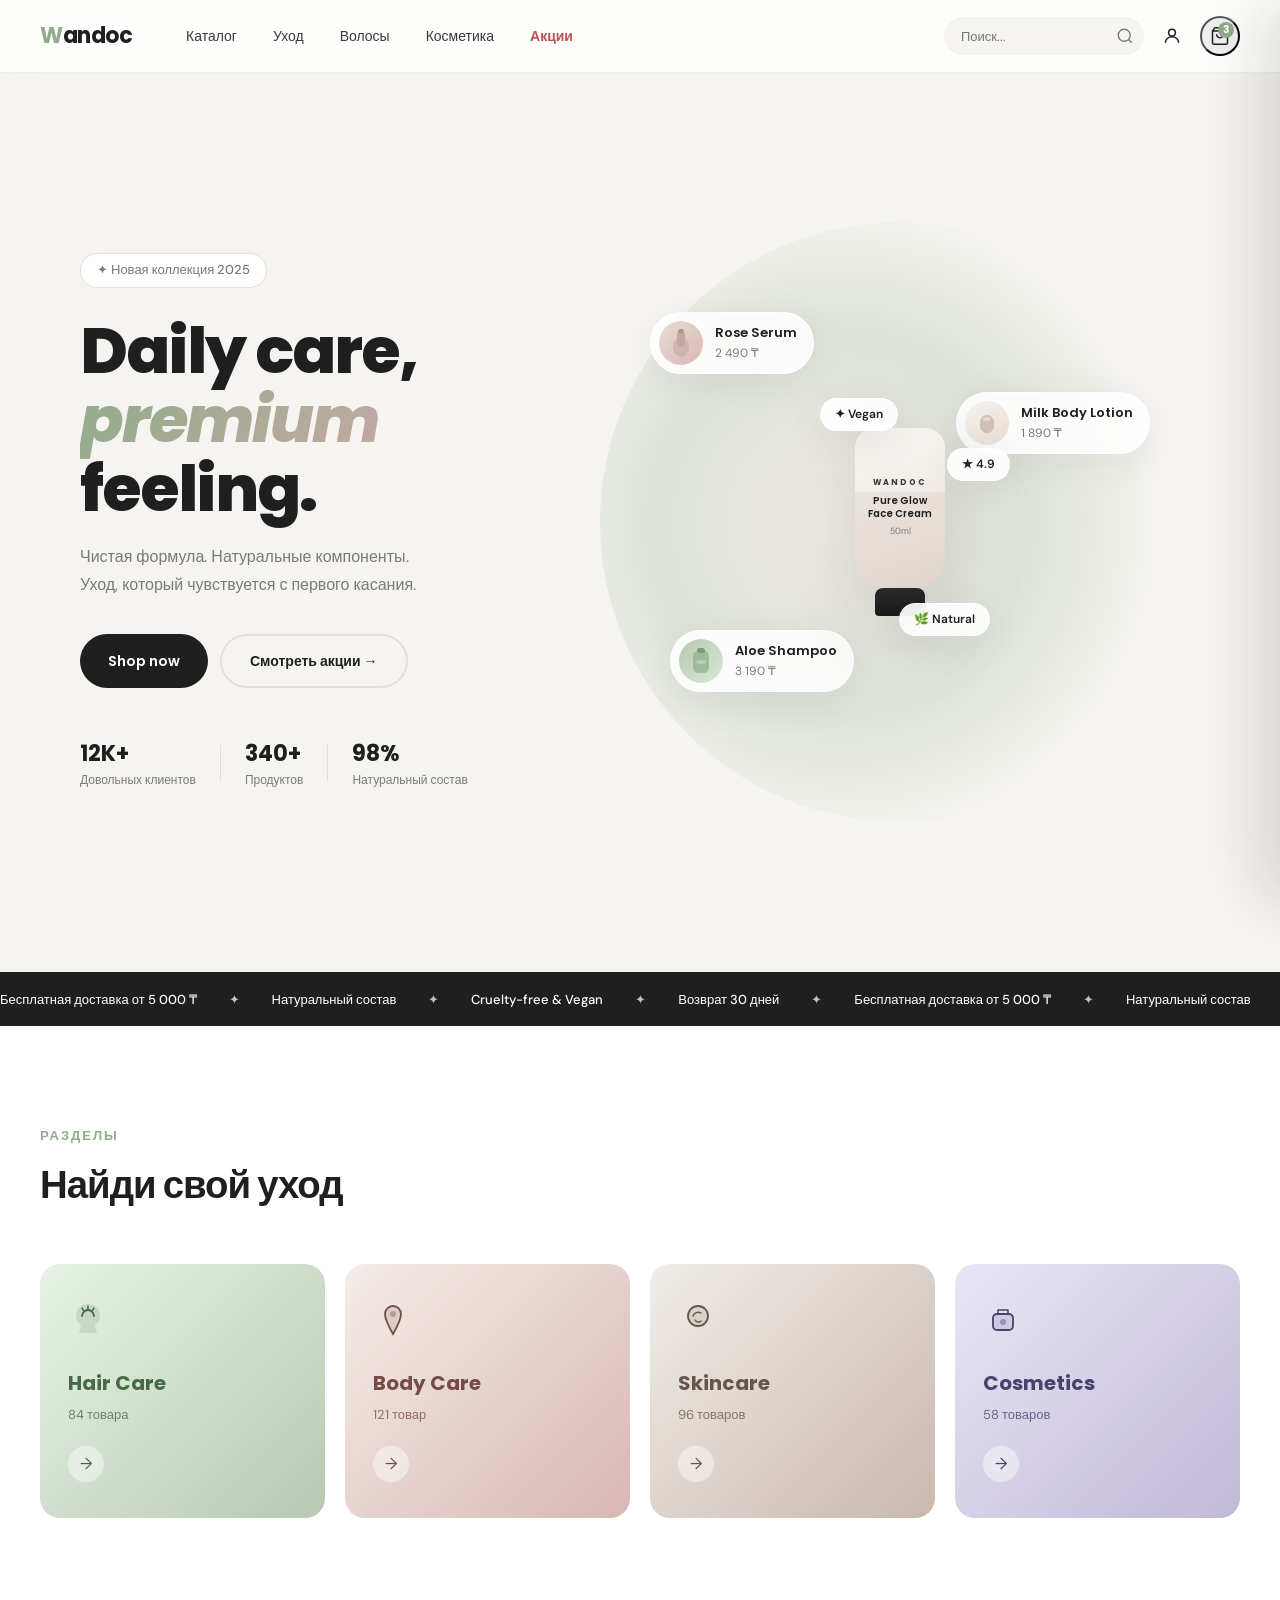
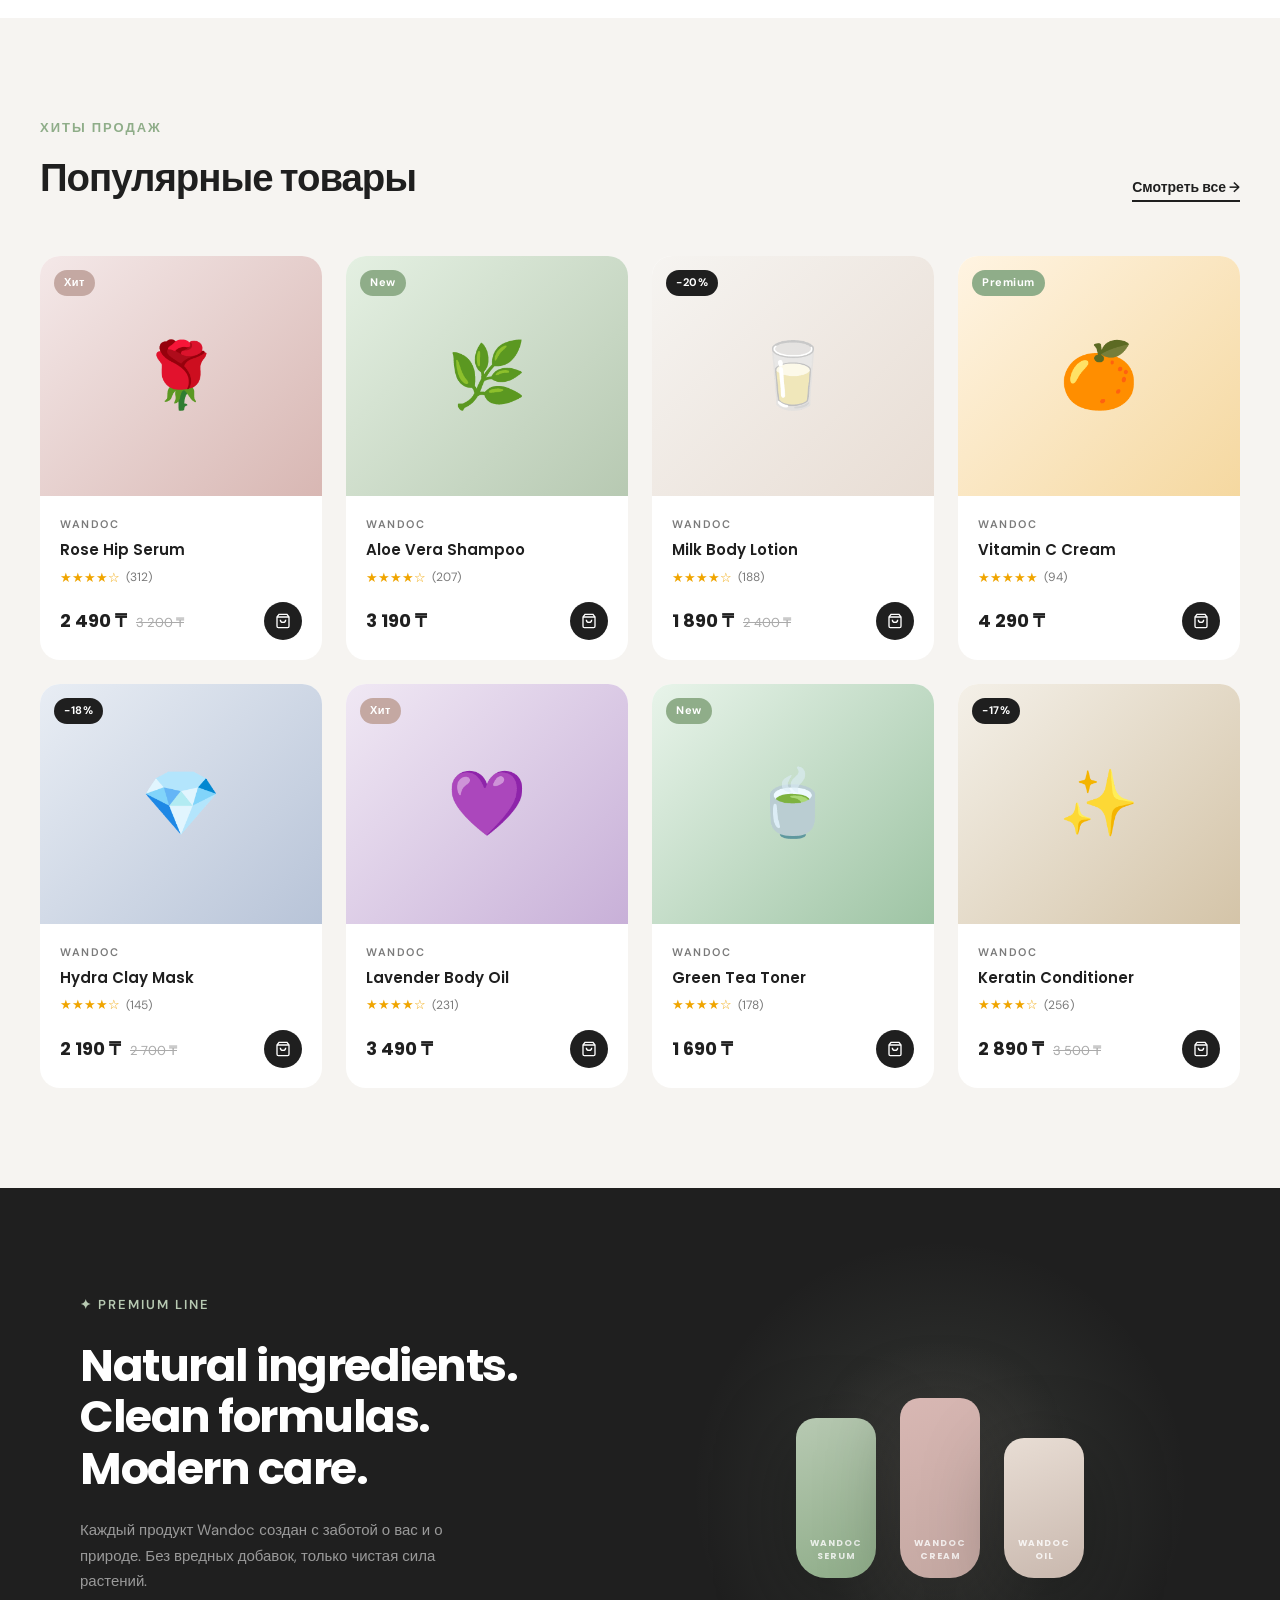
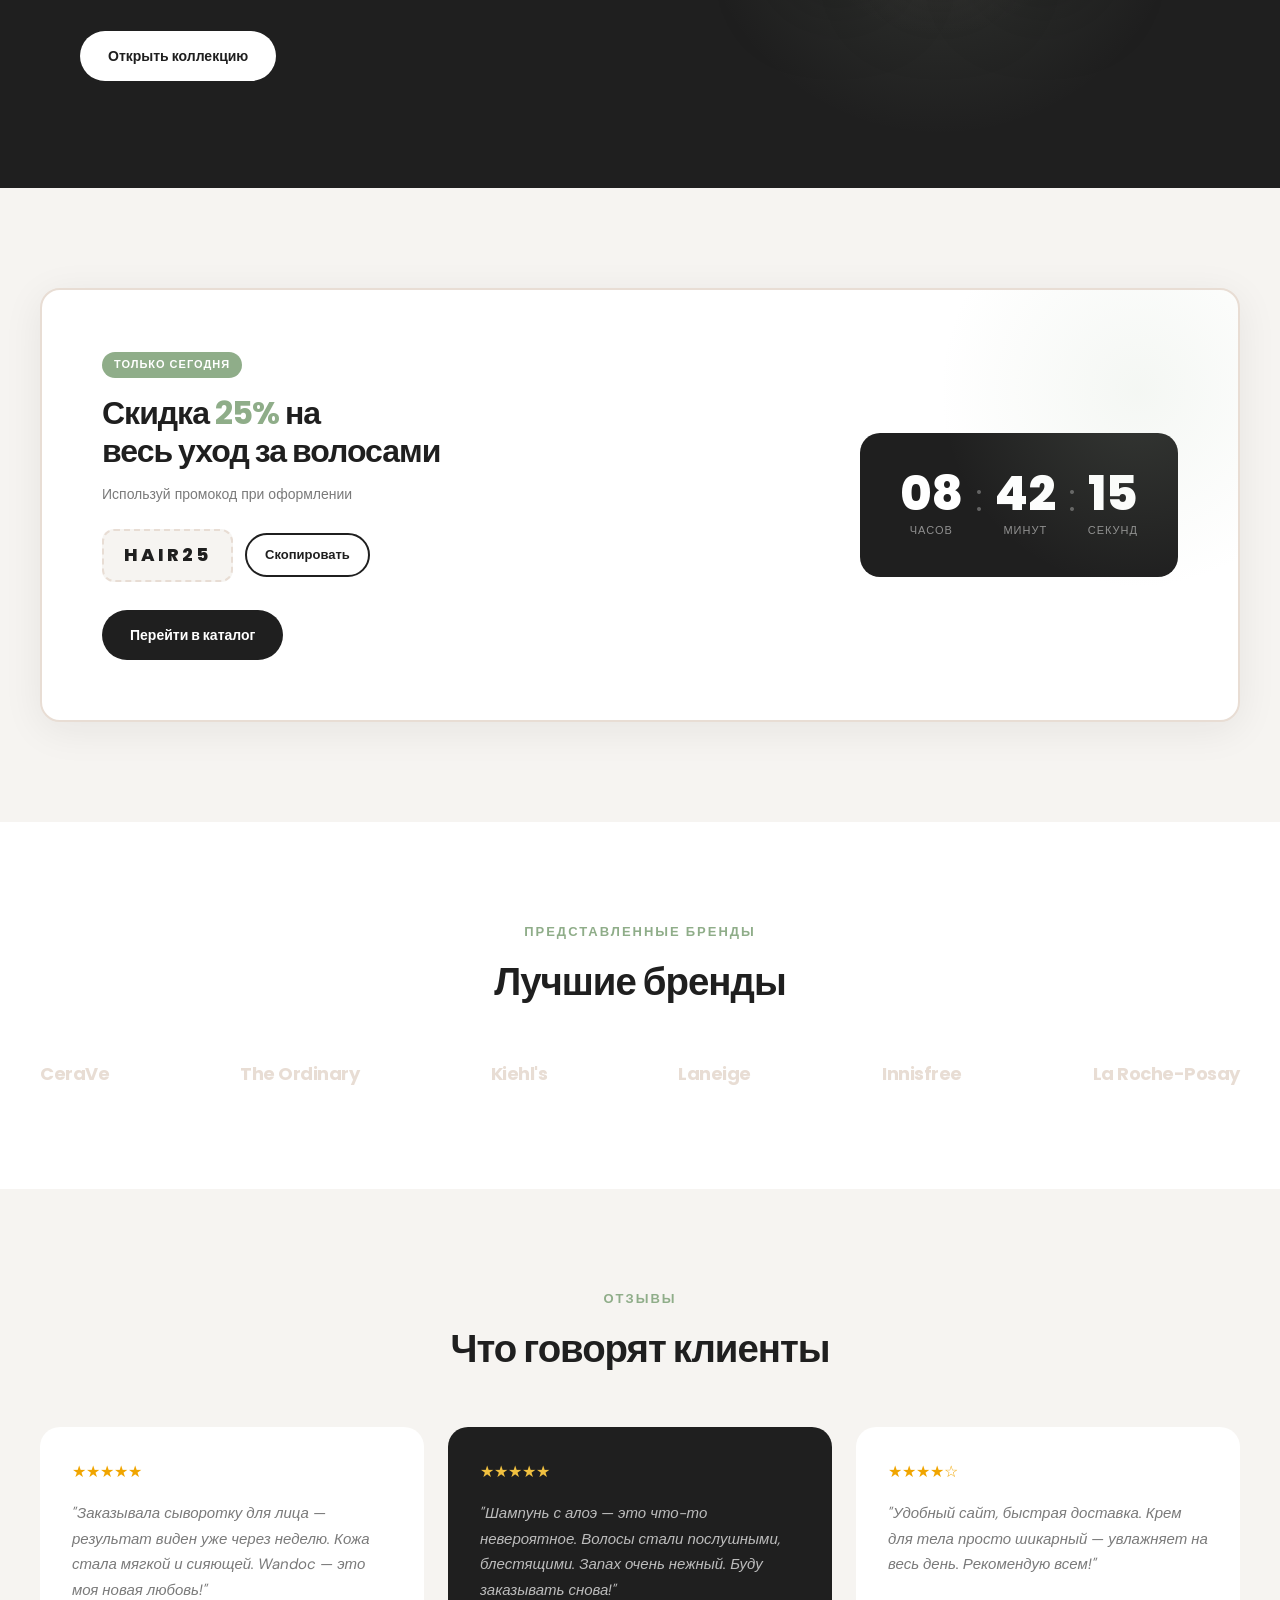
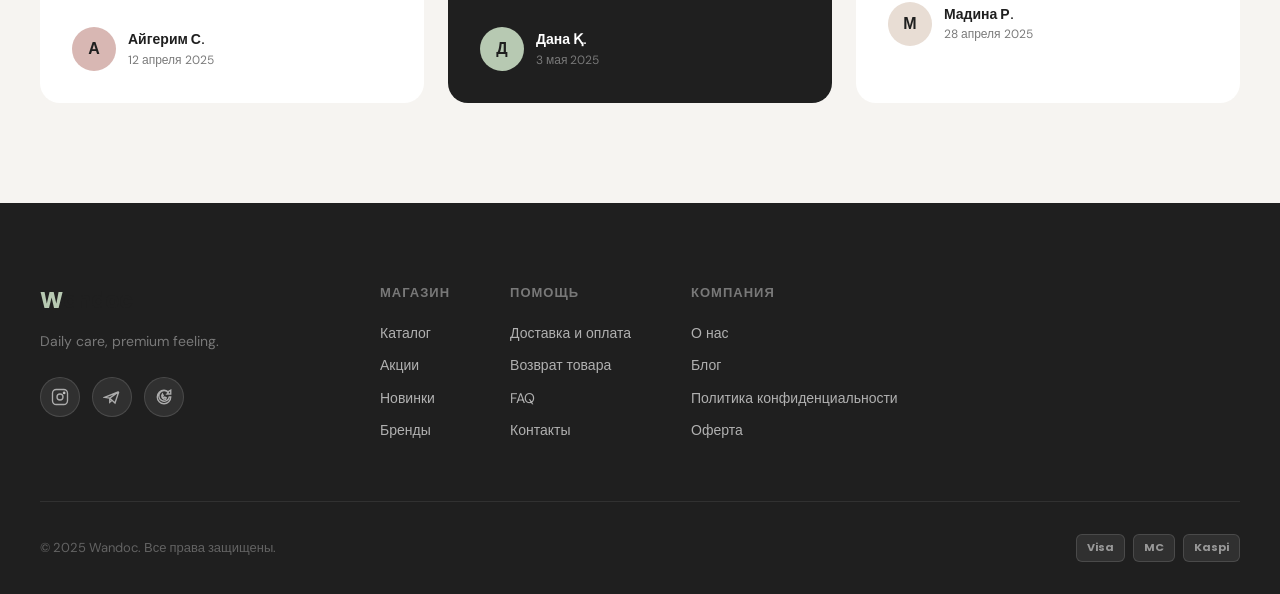
<file: index.html>
<!DOCTYPE html>
<html lang="ru">
<head>
  <meta charset="UTF-8" />
  <meta name="viewport" content="width=device-width, initial-scale=1.0" />
  <title>Wandoc — Daily Care, Premium Feeling</title>
  <link rel="preconnect" href="https://fonts.googleapis.com" />
  <link rel="preconnect" href="https://fonts.gstatic.com" crossorigin />
  <link href="https://fonts.googleapis.com/css2?family=Poppins:wght@300;400;500;600;700;800&family=DM+Sans:ital,wght@0,300;0,400;0,500;1,300&display=swap" rel="stylesheet" />
  <link rel="stylesheet" href="style.css" />
  <link rel="icon" type="image/png" href="/logo.png">
</head>
<body>

  <!-- HEADER -->
  <header class="header" id="header">
    <div class="header-inner">
      <a href="index.html" class="logo"><span class="logo-w">W</span>andoc</a>
      <nav class="nav">
        <a href="catalog.html" class="nav-link">Каталог</a>
        <a href="catalog.html?cat=skincare" class="nav-link">Уход</a>
        <a href="catalog.html?cat=hair" class="nav-link">Волосы</a>
        <a href="catalog.html?cat=cosm" class="nav-link">Косметика</a>
        <a href="catalog.html?sale=1" class="nav-link nav-sale">Акции</a>
      </nav>
      <div class="header-actions">
        <div class="search-wrap">
          <input type="text" class="search-input" placeholder="Поиск..." id="headerSearch" />
          <button class="search-btn" onclick="doSearch()">
            <svg width="18" height="18" fill="none" stroke="currentColor" stroke-width="1.8" viewBox="0 0 24 24"><circle cx="11" cy="11" r="8"/><path d="m21 21-4.35-4.35"/></svg>
          </button>
        </div>
        <a href="account.html" class="icon-btn" title="Личный кабинет">
          <svg width="20" height="20" fill="none" stroke="currentColor" stroke-width="1.8" viewBox="0 0 24 24"><circle cx="12" cy="8" r="4"/><path d="M4 20c0-4 3.6-7 8-7s8 3 8 7"/></svg>
        </a>
        <button class="icon-btn cart-btn" onclick="toggleCart()" title="Корзина">
          <svg width="20" height="20" fill="none" stroke="currentColor" stroke-width="1.8" viewBox="0 0 24 24"><path d="M6 2 3 6v14a2 2 0 0 0 2 2h14a2 2 0 0 0 2-2V6l-3-4z"/><line x1="3" y1="6" x2="21" y2="6"/><path d="M16 10a4 4 0 0 1-8 0"/></svg>
          <span class="cart-count">3</span>
        </button>
        <button class="hamburger" id="hamburger" onclick="toggleMobileNav()" aria-label="Меню">
          <span></span><span></span><span></span>
        </button>
      </div>
    </div>
  </header>

  <!-- MOBILE NAV DRAWER -->
  <div class="mobile-nav" id="mobileNav">
    <div class="mobile-search">
      <svg width="18" height="18" fill="none" stroke="currentColor" stroke-width="1.8" viewBox="0 0 24 24"><circle cx="11" cy="11" r="8"/><path d="m21 21-4.35-4.35"/></svg>
      <input type="text" placeholder="Поиск товаров..." onkeydown="if(event.key==='Enter'&&this.value.trim())window.location='catalog.html?q='+encodeURIComponent(this.value.trim())" />
    </div>
    <div class="mobile-nav-links">
      <a href="catalog.html" class="mobile-nav-link">Каталог<span class="arrow">›</span></a>
      <a href="catalog.html?cat=skincare" class="mobile-nav-link">Уход за кожей<span class="arrow">›</span></a>
      <a href="catalog.html?cat=hair" class="mobile-nav-link">Уход за волосами<span class="arrow">›</span></a>
      <a href="catalog.html?cat=body" class="mobile-nav-link">Уход за телом<span class="arrow">›</span></a>
      <a href="catalog.html?cat=cosm" class="mobile-nav-link">Косметика<span class="arrow">›</span></a>
      <a href="catalog.html?sale=1" class="mobile-nav-link sale">🏷️ Акции<span class="arrow">›</span></a>
    </div>
    <div class="mobile-nav-actions">
      <div class="mobile-nav-user">
        <a href="account.html" class="btn-account">
          <svg width="16" height="16" fill="none" stroke="currentColor" stroke-width="2" viewBox="0 0 24 24"><circle cx="12" cy="8" r="4"/><path d="M4 20c0-4 3.6-7 8-7s8 3 8 7"/></svg>
          Кабинет
        </a>
        <a href="cart.html" class="btn-cart-m">
          <svg width="16" height="16" fill="none" stroke="currentColor" stroke-width="2" viewBox="0 0 24 24"><path d="M6 2 3 6v14a2 2 0 0 0 2 2h14a2 2 0 0 0 2-2V6l-3-4z"/><line x1="3" y1="6" x2="21" y2="6"/><path d="M16 10a4 4 0 0 1-8 0"/></svg>
          Корзина (3)
        </a>
      </div>
    </div>
  </div>

  <!-- HERO -->
  <section class="hero">
    <div class="hero-content">
      <div class="hero-tag">✦ Новая коллекция 2025</div>
      <h1 class="hero-title">Daily care,<br /><em>premium</em> feeling.</h1>
      <p class="hero-sub">Чистая формула. Натуральные компоненты.<br />Уход, который чувствуется с первого касания.</p>
      <div class="hero-btns">
        <a href="catalog.html" class="btn btn-dark">Shop now</a>
        <a href="catalog.html?sale=1" class="btn btn-ghost">Смотреть акции →</a>
      </div>
      <div class="hero-stats">
        <div class="stat"><span class="stat-num">12K+</span><span class="stat-label">Довольных клиентов</span></div>
        <div class="stat-divider"></div>
        <div class="stat"><span class="stat-num">340+</span><span class="stat-label">Продуктов</span></div>
        <div class="stat-divider"></div>
        <div class="stat"><span class="stat-num">98%</span><span class="stat-label">Натуральный состав</span></div>
      </div>
    </div>
    <div class="hero-visual">
      <div class="hero-blob"></div>
      <div class="hero-products">
        <div class="hero-prod hero-prod--1">
          <div class="prod-pill">
            <div class="prod-pill-img" style="background:linear-gradient(135deg,#e8ddd4,#d8b7b3)">
              <svg width="36" height="36" viewBox="0 0 36 36" fill="none"><ellipse cx="18" cy="22" rx="8" ry="10" fill="#c4a8a2" opacity=".6"/><rect x="14" y="6" width="8" height="16" rx="4" fill="#c4a8a2"/><rect x="15" y="4" width="6" height="4" rx="2" fill="#b09090"/></svg>
            </div>
            <div><p class="pp-name">Rose Serum</p><p class="pp-price">2 490 ₸</p></div>
          </div>
        </div>
        <div class="hero-prod hero-prod--2">
          <div class="prod-pill">
            <div class="prod-pill-img" style="background:linear-gradient(135deg,#b7c9b2,#d8e8d5)">
              <svg width="36" height="36" viewBox="0 0 36 36" fill="none"><rect x="10" y="8" width="16" height="22" rx="5" fill="#8fad89" opacity=".7"/><rect x="14" y="5" width="8" height="5" rx="2.5" fill="#7a9a74"/><ellipse cx="18" cy="19" rx="5" ry="2" fill="#fff" opacity=".3"/></svg>
            </div>
            <div><p class="pp-name">Aloe Shampoo</p><p class="pp-price">3 190 ₸</p></div>
          </div>
        </div>
        <div class="hero-prod hero-prod--3">
          <div class="prod-pill">
            <div class="prod-pill-img" style="background:linear-gradient(135deg,#f6f4f1,#e8ddd4)">
              <svg width="36" height="36" viewBox="0 0 36 36" fill="none"><rect x="11" y="10" width="14" height="18" rx="7" fill="#c9b8ae" opacity=".8"/><ellipse cx="18" cy="14" rx="4" ry="2" fill="#fff" opacity=".4"/></svg>
            </div>
            <div><p class="pp-name">Milk Body Lotion</p><p class="pp-price">1 890 ₸</p></div>
          </div>
        </div>
        <div class="hero-center-img">
          <div class="center-bottle">
            <div class="bottle-body">
              <div class="bottle-label">
                <span class="bl-brand">wandoc</span>
                <span class="bl-name">Pure Glow<br/>Face Cream</span>
                <span class="bl-vol">50ml</span>
              </div>
            </div>
            <div class="bottle-cap"></div>
          </div>
          <div class="floating-badge badge-1">✦ Vegan</div>
          <div class="floating-badge badge-2">🌿 Natural</div>
          <div class="floating-badge badge-3">★ 4.9</div>
        </div>
      </div>
    </div>
  </section>

  <!-- TICKER -->
  <div class="ticker">
    <div class="ticker-inner">
      <span>Бесплатная доставка от 5 000 ₸</span><span class="dot">✦</span>
      <span>Натуральный состав</span><span class="dot">✦</span>
      <span>Cruelty-free & Vegan</span><span class="dot">✦</span>
      <span>Возврат 30 дней</span><span class="dot">✦</span>
      <span>Бесплатная доставка от 5 000 ₸</span><span class="dot">✦</span>
      <span>Натуральный состав</span><span class="dot">✦</span>
      <span>Cruelty-free & Vegan</span><span class="dot">✦</span>
      <span>Возврат 30 дней</span><span class="dot">✦</span>
    </div>
  </div>

  <!-- CATEGORIES -->
  <section class="section categories-section">
    <div class="container">
      <div class="section-header">
        <div><p class="section-tag">Разделы</p><h2 class="section-title">Найди свой уход</h2></div>
      </div>
      <div class="categories-grid">
        <a href="catalog.html?cat=hair" class="cat-card cat-hair reveal">
          <div class="cat-icon"><svg width="40" height="40" fill="none" viewBox="0 0 40 40"><path d="M20 4C12 4 8 10 8 16c0 4 2 7 5 9l-2 8h18l-2-8c3-2 5-5 5-9 0-6-4-12-12-12z" fill="currentColor" opacity=".15"/><path d="M14 16c0-3.3 2.7-6 6-6s6 2.7 6 6" stroke="currentColor" stroke-width="1.8" stroke-linecap="round"/><path d="M20 10v-4M16 11l-2-3M24 11l2-3" stroke="currentColor" stroke-width="1.5" stroke-linecap="round"/></svg></div>
          <h3 class="cat-name">Hair Care</h3><p class="cat-count">84 товара</p><span class="cat-arrow">→</span>
        </a>
        <a href="catalog.html?cat=body" class="cat-card cat-body reveal">
          <div class="cat-icon"><svg width="40" height="40" fill="none" viewBox="0 0 40 40"><path d="M20 6a8 8 0 0 1 8 8c0 6-8 20-8 20S12 20 12 14a8 8 0 0 1 8-8z" fill="currentColor" opacity=".15"/><path d="M20 6a8 8 0 0 1 8 8c0 6-8 20-8 20S12 20 12 14a8 8 0 0 1 8-8z" stroke="currentColor" stroke-width="1.8"/><circle cx="20" cy="14" r="3" fill="currentColor" opacity=".4"/></svg></div>
          <h3 class="cat-name">Body Care</h3><p class="cat-count">121 товар</p><span class="cat-arrow">→</span>
        </a>
        <a href="catalog.html?cat=skincare" class="cat-card cat-skin reveal">
          <div class="cat-icon"><svg width="40" height="40" fill="none" viewBox="0 0 40 40"><circle cx="20" cy="16" r="10" fill="currentColor" opacity=".12"/><circle cx="20" cy="16" r="10" stroke="currentColor" stroke-width="1.8"/><path d="M15 16c1-3 5-5 8-3M17 20c1 2 4 3 6 1" stroke="currentColor" stroke-width="1.5" stroke-linecap="round"/></svg></div>
          <h3 class="cat-name">Skincare</h3><p class="cat-count">96 товаров</p><span class="cat-arrow">→</span>
        </a>
        <a href="catalog.html?cat=cosm" class="cat-card cat-cosm reveal">
          <div class="cat-icon"><svg width="40" height="40" fill="none" viewBox="0 0 40 40"><rect x="10" y="14" width="20" height="16" rx="4" fill="currentColor" opacity=".12"/><rect x="10" y="14" width="20" height="16" rx="4" stroke="currentColor" stroke-width="1.8"/><path d="M15 10h10v4H15z" stroke="currentColor" stroke-width="1.5" stroke-linecap="round" stroke-linejoin="round"/><circle cx="20" cy="22" r="3" fill="currentColor" opacity=".4"/></svg></div>
          <h3 class="cat-name">Cosmetics</h3><p class="cat-count">58 товаров</p><span class="cat-arrow">→</span>
        </a>
      </div>
    </div>
  </section>

  <!-- POPULAR PRODUCTS -->
  <section class="section products-section">
    <div class="container">
      <div class="section-header">
        <div><p class="section-tag">Хиты продаж</p><h2 class="section-title">Популярные товары</h2></div>
        <a href="catalog.html" class="see-all">Смотреть все →</a>
      </div>
      <div class="products-grid" id="productsGrid"></div>
    </div>
  </section>

  <!-- PREMIUM BANNER -->
  <section class="premium-banner">
    <div class="pb-content">
      <p class="pb-tag">✦ Premium line</p>
      <h2 class="pb-title">Natural ingredients.<br/>Clean formulas.<br/>Modern care.</h2>
      <p class="pb-text">Каждый продукт Wandoc создан с заботой о вас и о природе. Без вредных добавок, только чистая сила растений.</p>
      <a href="catalog.html?cat=skincare" class="btn btn-light">Открыть коллекцию</a>
    </div>
    <div class="pb-visual">
      <div class="pb-circle pb-circle--1"></div>
      <div class="pb-circle pb-circle--2"></div>
      <div class="pb-bottles">
        <div class="pb-bottle pb-bottle--a"><div class="pbb-inner" style="background:linear-gradient(160deg,#b7c9b2,#8fad89)"><span>wandoc<br/>Serum</span></div></div>
        <div class="pb-bottle pb-bottle--b"><div class="pbb-inner" style="background:linear-gradient(160deg,#d8b7b3,#c4a8a2)"><span>wandoc<br/>Cream</span></div></div>
        <div class="pb-bottle pb-bottle--c"><div class="pbb-inner" style="background:linear-gradient(160deg,#e8ddd4,#c9b8ae)"><span>wandoc<br/>Oil</span></div></div>
      </div>
    </div>
  </section>

  <!-- DISCOUNT BANNER -->
  <section class="section discount-section">
    <div class="container">
      <div class="discount-banner">
        <div class="db-left">
          <span class="db-tag">Только сегодня</span>
          <h2 class="db-title">Скидка <em>25%</em> на<br/>весь уход за волосами</h2>
          <p class="db-sub">Используй промокод при оформлении</p>
          <div class="promo-box">
            <span class="promo-code">HAIR25</span>
            <button class="copy-btn" onclick="copyPromo()">Скопировать</button>
          </div>
          <a href="catalog.html?cat=hair&sale=1" class="btn btn-dark">Перейти в каталог</a>
        </div>
        <div class="db-right">
          <div class="db-timer">
            <div class="timer-block"><span class="t-num" id="t-h">08</span><span class="t-label">часов</span></div>
            <span class="t-sep">:</span>
            <div class="timer-block"><span class="t-num" id="t-m">42</span><span class="t-label">минут</span></div>
            <span class="t-sep">:</span>
            <div class="timer-block"><span class="t-num" id="t-s">17</span><span class="t-label">секунд</span></div>
          </div>
        </div>
      </div>
    </div>
  </section>

  <!-- BRANDS -->
  <section class="section brands-section">
    <div class="container">
      <div class="section-header center">
        <p class="section-tag">Представленные бренды</p>
        <h2 class="section-title">Лучшие бренды</h2>
      </div>
      <div class="brands-row">
        <div class="brand-item reveal">CeraVe</div>
        <div class="brand-item reveal">The Ordinary</div>
        <div class="brand-item reveal">Kiehl's</div>
        <div class="brand-item reveal">Laneige</div>
        <div class="brand-item reveal">Innisfree</div>
        <div class="brand-item reveal">La Roche-Posay</div>
      </div>
    </div>
  </section>

  <!-- REVIEWS -->
  <section class="section reviews-section">
    <div class="container">
      <div class="section-header center">
        <p class="section-tag">Отзывы</p>
        <h2 class="section-title">Что говорят клиенты</h2>
      </div>
      <div class="reviews-grid">
        <div class="review-card reveal">
          <div class="review-stars">★★★★★</div>
          <p class="review-text">"Заказывала сыворотку для лица — результат виден уже через неделю. Кожа стала мягкой и сияющей. Wandoc — это моя новая любовь!"</p>
          <div class="review-author">
            <div class="review-avatar" style="background:#d8b7b3">А</div>
            <div><p class="review-name">Айгерим С.</p><p class="review-date">12 апреля 2025</p></div>
          </div>
        </div>
        <div class="review-card review-card--accent reveal">
          <div class="review-stars">★★★★★</div>
          <p class="review-text">"Шампунь с алоэ — это что-то невероятное. Волосы стали послушными, блестящими. Запах очень нежный. Буду заказывать снова!"</p>
          <div class="review-author">
            <div class="review-avatar" style="background:#b7c9b2">Д</div>
            <div><p class="review-name">Дана Қ.</p><p class="review-date">3 мая 2025</p></div>
          </div>
        </div>
        <div class="review-card reveal">
          <div class="review-stars">★★★★☆</div>
          <p class="review-text">"Удобный сайт, быстрая доставка. Крем для тела просто шикарный — увлажняет на весь день. Рекомендую всем!"</p>
          <div class="review-author">
            <div class="review-avatar" style="background:#e8ddd4">М</div>
            <div><p class="review-name">Мадина Р.</p><p class="review-date">28 апреля 2025</p></div>
          </div>
        </div>
      </div>
    </div>
  </section>

  <!-- FOOTER -->
  <footer class="footer">
    <div class="container">
      <div class="footer-top">
        <div class="footer-brand">
          <a href="index.html" class="logo logo--light"><span class="logo-w">W</span>andoc</a>
          <p class="footer-tagline">Daily care, premium feeling.</p>
          <div class="social-links">
            <a href="#" class="social-link" title="Instagram"><svg width="18" height="18" fill="none" stroke="currentColor" stroke-width="1.8" viewBox="0 0 24 24"><rect x="2" y="2" width="20" height="20" rx="5"/><circle cx="12" cy="12" r="4"/><circle cx="17.5" cy="6.5" r="1" fill="currentColor"/></svg></a>
            <a href="#" class="social-link" title="Telegram"><svg width="18" height="18" fill="none" stroke="currentColor" stroke-width="1.8" viewBox="0 0 24 24"><path d="M21 5 2 12.5l7 1M21 5l-5 15-7-6.5M21 5 9 13.5m0 0V19l3.5-3"/></svg></a>
            <a href="#" class="social-link" title="WhatsApp"><svg width="18" height="18" fill="none" stroke="currentColor" stroke-width="1.8" viewBox="0 0 24 24"><path d="M21 12a9 9 0 1 1-9-9c2.1 0 4 .7 5.5 1.9L21 3v5h-5l1.7-1.7A7 7 0 1 0 19 12z"/><path d="M9 10c0 3 2 5 5 5l1-2-2-1-1 1c-1 0-2-1-2-2l1-1-1-2z"/></svg></a>
          </div>
        </div>
        <div class="footer-cols">
          <div class="footer-col">
            <h4 class="footer-col-title">Магазин</h4>
            <a href="catalog.html" class="footer-link">Каталог</a>
            <a href="catalog.html?sale=1" class="footer-link">Акции</a>
            <a href="catalog.html?new=1" class="footer-link">Новинки</a>
            <a href="catalog.html" class="footer-link">Бренды</a>
          </div>
          <div class="footer-col">
            <h4 class="footer-col-title">Помощь</h4>
            <a href="#" class="footer-link">Доставка и оплата</a>
            <a href="#" class="footer-link">Возврат товара</a>
            <a href="#" class="footer-link">FAQ</a>
            <a href="#" class="footer-link">Контакты</a>
          </div>
          <div class="footer-col">
            <h4 class="footer-col-title">Компания</h4>
            <a href="#" class="footer-link">О нас</a>
            <a href="#" class="footer-link">Блог</a>
            <a href="#" class="footer-link">Политика конфиденциальности</a>
            <a href="#" class="footer-link">Оферта</a>
          </div>
        </div>
      </div>
      <div class="footer-bottom">
        <p>© 2025 Wandoc. Все права защищены.</p>
        <div class="payment-icons">
          <span class="pay-icon">Visa</span>
          <span class="pay-icon">MC</span>
          <span class="pay-icon">Kaspi</span>
        </div>
      </div>
    </div>
  </footer>

  <!-- CART SIDEBAR -->
  <div class="cart-overlay" id="cartOverlay" onclick="toggleCart()"></div>
  <aside class="cart-sidebar" id="cartSidebar">
    <div class="cart-sidebar-header">
      <h3>Корзина <span class="cs-count">3</span></h3>
      <button class="close-cart" onclick="toggleCart()">✕</button>
    </div>
    <div class="cart-items">
      <div class="cart-item">
        <div class="ci-img" style="background:linear-gradient(135deg,#d8b7b3,#e8ddd4);display:flex;align-items:center;justify-content:center;font-size:24px">🌹</div>
        <div class="ci-info">
          <p class="ci-name">Rose Serum 30ml</p><p class="ci-brand">Wandoc</p>
          <div class="ci-qty"><button>−</button><span>1</span><button>+</button></div>
        </div>
        <div class="ci-right"><p class="ci-price">2 490 ₸</p><button class="ci-remove">✕</button></div>
      </div>
      <div class="cart-item">
        <div class="ci-img" style="background:linear-gradient(135deg,#b7c9b2,#d8e8d5);display:flex;align-items:center;justify-content:center;font-size:24px">🌿</div>
        <div class="ci-info">
          <p class="ci-name">Aloe Shampoo 250ml</p><p class="ci-brand">Wandoc</p>
          <div class="ci-qty"><button>−</button><span>2</span><button>+</button></div>
        </div>
        <div class="ci-right"><p class="ci-price">6 380 ₸</p><button class="ci-remove">✕</button></div>
      </div>
    </div>
    <div class="cart-footer">
      <div class="promo-field">
        <input type="text" placeholder="Промокод" />
        <button>OK</button>
      </div>
      <div class="cart-total"><span>Итого</span><span class="ct-sum">8 870 ₸</span></div>
      <a href="cart.html" class="btn btn-dark btn-full">Оформить заказ</a>
    </div>
  </aside>

  <script src="main.js"></script>
  <script>
    // ── Mobile nav ──
    function toggleMobileNav() {
      const nav = document.getElementById('mobileNav');
      const ham = document.getElementById('hamburger');
      const open = nav.classList.toggle('open');
      ham.classList.toggle('open', open);
      document.body.style.overflow = open ? 'hidden' : '';
    }

    // Close on link tap
    document.querySelectorAll('.mobile-nav-link').forEach(l => {
      l.addEventListener('click', () => {
        document.getElementById('mobileNav').classList.remove('open');
        document.getElementById('hamburger').classList.remove('open');
        document.body.style.overflow = '';
      });
    });

    // ── Header search ──
    function doSearch() {
      const q = document.getElementById('headerSearch').value.trim();
      if (q) window.location.href = 'catalog.html?q=' + encodeURIComponent(q);
    }
    document.getElementById('headerSearch').addEventListener('keydown', e => {
      if (e.key === 'Enter') doSearch();
    });
  </script>
</body>
</html>
</file>
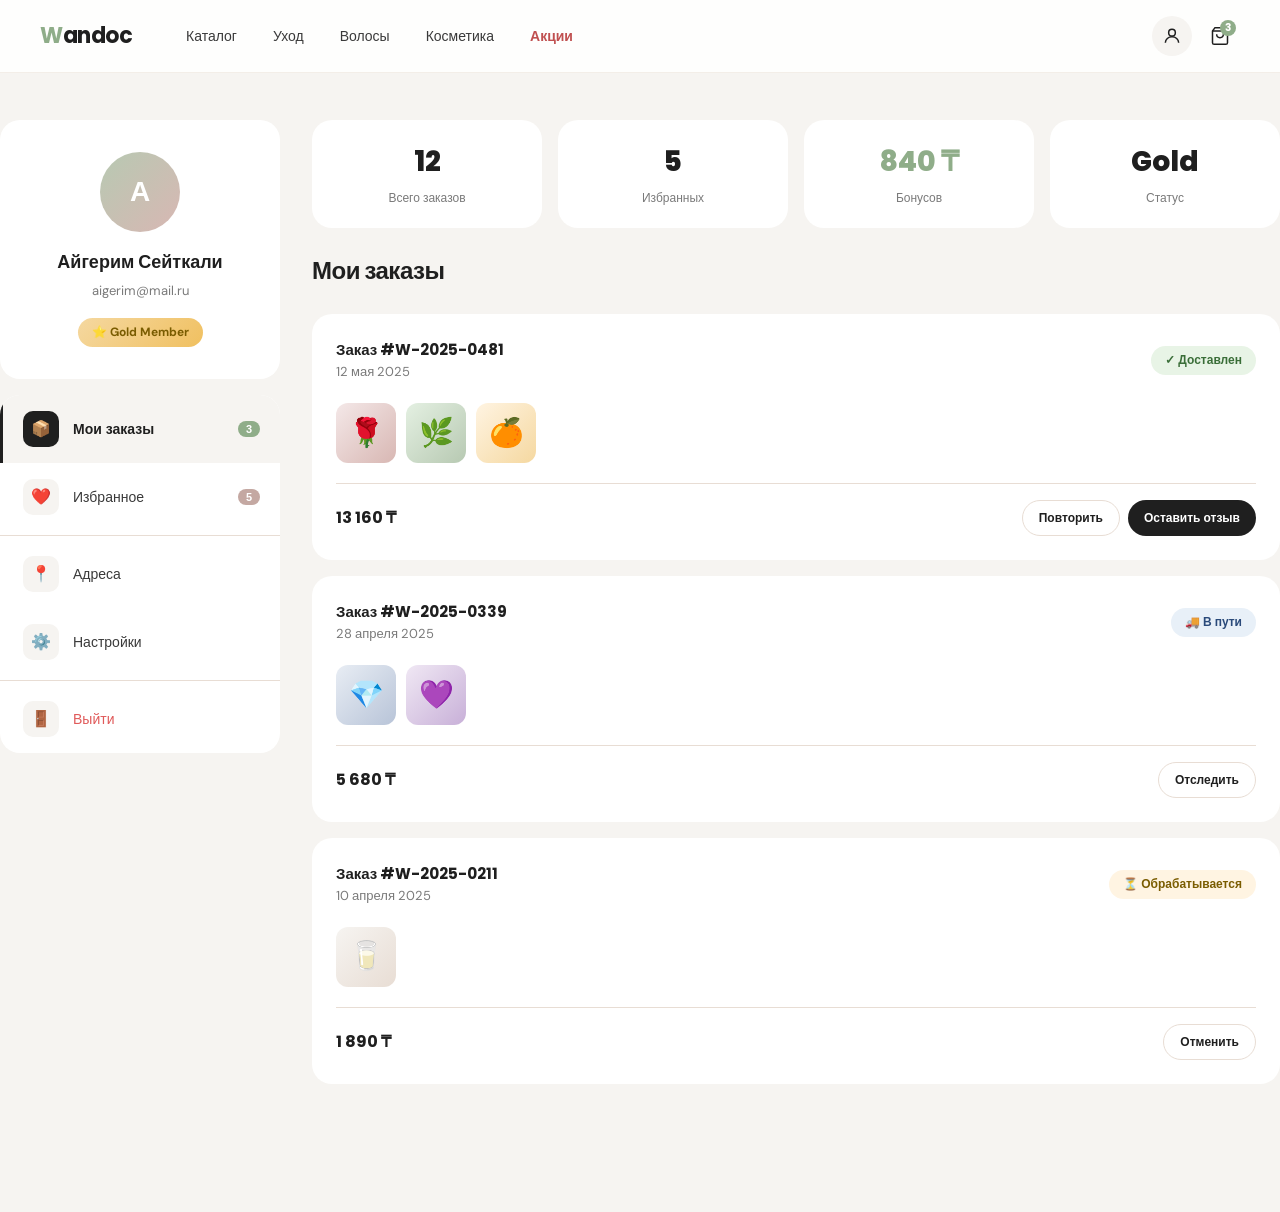
<file: account.html>
<!DOCTYPE html>
<html lang="ru">
<head>
  <meta charset="UTF-8" />
  <meta name="viewport" content="width=device-width, initial-scale=1.0" />
  <title>Личный кабинет — Wandoc</title>
  <link rel="preconnect" href="https://fonts.googleapis.com" />
  <link rel="preconnect" href="https://fonts.gstatic.com" crossorigin />
  <link href="https://fonts.googleapis.com/css2?family=Poppins:wght@300;400;500;600;700;800&family=DM+Sans:ital,wght@0,300;0,400;0,500;1,300&display=swap" rel="stylesheet" />
  <link rel="stylesheet" href="style.css" />
  <style>
    .account-page { padding-top: 72px; background: var(--milk); min-height: 100vh; padding-bottom: 80px; }
    .account-inner { padding: 48px 0; }

    .account-layout { display: grid; grid-template-columns: 280px 1fr; gap: 32px; align-items: start; }

    /* Sidebar */
    .acc-sidebar { position: sticky; top: 90px; }
    .acc-profile-card {
      background: var(--white); border-radius: var(--radius); padding: 32px 24px;
      text-align: center; margin-bottom: 16px;
    }
    .acc-avatar {
      width: 80px; height: 80px; border-radius: 50%;
      background: linear-gradient(135deg, var(--green), var(--powder));
      display: flex; align-items: center; justify-content: center;
      font-family: 'Poppins', sans-serif; font-size: 28px; font-weight: 800;
      color: var(--white); margin: 0 auto 16px;
    }
    .acc-name { font-family: 'Poppins', sans-serif; font-size: 18px; font-weight: 700; color: var(--graphite); margin-bottom: 4px; }
    .acc-email { font-size: 13px; color: var(--text-muted); margin-bottom: 16px; }
    .acc-level {
      display: inline-flex; align-items: center; gap: 6px;
      background: linear-gradient(135deg, #f5d8a0, #f0c060);
      color: #7a5c00; font-size: 12px; font-weight: 700;
      padding: 5px 14px; border-radius: 100px;
    }

    .acc-nav { background: var(--white); border-radius: var(--radius); overflow: hidden; }
    .acc-nav-item {
      display: flex; align-items: center; gap: 14px; padding: 16px 20px;
      font-size: 14px; font-weight: 500; color: var(--graphite-light);
      cursor: pointer; transition: var(--transition); border: none; background: none;
      width: 100%; text-align: left; border-left: 3px solid transparent;
      text-decoration: none;
    }
    .acc-nav-item:hover { background: var(--milk); color: var(--graphite); }
    .acc-nav-item.active { background: var(--milk); color: var(--graphite); font-weight: 700; border-left-color: var(--graphite); }
    .acc-nav-icon { width: 36px; height: 36px; border-radius: 10px; background: var(--milk); display: flex; align-items: center; justify-content: center; font-size: 16px; flex-shrink: 0; transition: var(--transition); }
    .acc-nav-item.active .acc-nav-icon { background: var(--graphite); }
    .acc-nav-sep { height: 1px; background: var(--beige); margin: 4px 0; }
    .acc-nav-badge { margin-left: auto; background: var(--green-dark); color: var(--white); font-size: 11px; font-weight: 700; padding: 2px 8px; border-radius: 100px; }

    /* Main */
    .acc-main {}
    .acc-section { display: none; }
    .acc-section.active { display: block; }
    .acc-section-title { font-family: 'Poppins', sans-serif; font-size: 24px; font-weight: 800; letter-spacing: -.5px; color: var(--graphite); margin-bottom: 24px; }

    /* Orders */
    .orders-list { display: flex; flex-direction: column; gap: 16px; }
    .order-card {
      background: var(--white); border-radius: var(--radius); padding: 24px;
      transition: var(--transition);
    }
    .order-card:hover { box-shadow: var(--shadow); }
    .order-header { display: flex; align-items: center; justify-content: space-between; margin-bottom: 20px; flex-wrap: wrap; gap: 12px; }
    .order-num { font-family: 'Poppins', sans-serif; font-size: 15px; font-weight: 700; color: var(--graphite); }
    .order-date { font-size: 13px; color: var(--text-muted); }
    .order-status { padding: 5px 14px; border-radius: 100px; font-size: 12px; font-weight: 700; }
    .status-delivered { background: #e8f4e6; color: #3a6e38; }
    .status-shipping { background: #e8f0f8; color: #2a4a7a; }
    .status-processing { background: #fff4e2; color: #7a5c00; }
    .order-items-preview { display: flex; gap: 10px; margin-bottom: 20px; flex-wrap: wrap; }
    .oip { width: 60px; height: 60px; border-radius: var(--radius-sm); display: flex; align-items: center; justify-content: center; font-size: 28px; }
    .order-footer { display: flex; align-items: center; justify-content: space-between; padding-top: 16px; border-top: 1px solid var(--beige); }
    .order-total { font-family: 'Poppins', sans-serif; font-size: 16px; font-weight: 700; color: var(--graphite); }
    .order-actions { display: flex; gap: 8px; }
    .order-btn { padding: 8px 16px; border-radius: 100px; font-family: 'Poppins', sans-serif; font-size: 12px; font-weight: 600; cursor: pointer; transition: var(--transition); }
    .order-btn-ghost { background: none; border: 1.5px solid var(--beige); color: var(--graphite); }
    .order-btn-ghost:hover { border-color: var(--graphite); }
    .order-btn-dark { background: var(--graphite); border: none; color: var(--white); }
    .order-btn-dark:hover { background: var(--green-dark); }

    /* Wishlist */
    .wishlist-grid { display: grid; grid-template-columns: repeat(3, 1fr); gap: 20px; }

    /* Addresses */
    .addresses-grid { display: grid; grid-template-columns: repeat(2, 1fr); gap: 16px; }
    .address-card {
      background: var(--white); border-radius: var(--radius); padding: 24px;
      border: 2px solid transparent; transition: var(--transition); cursor: pointer; position: relative;
    }
    .address-card.default { border-color: var(--graphite); }
    .address-card:hover { box-shadow: var(--shadow); }
    .addr-default { position: absolute; top: 16px; right: 16px; font-size: 10px; font-weight: 700; letter-spacing: 1px; text-transform: uppercase; color: var(--graphite); background: var(--beige); padding: 4px 10px; border-radius: 100px; }
    .addr-name { font-family: 'Poppins', sans-serif; font-size: 15px; font-weight: 700; color: var(--graphite); margin-bottom: 8px; }
    .addr-text { font-size: 14px; color: var(--text-muted); line-height: 1.6; margin-bottom: 16px; }
    .addr-actions { display: flex; gap: 8px; }
    .addr-btn { padding: 6px 14px; border-radius: 100px; font-size: 12px; font-weight: 600; cursor: pointer; transition: var(--transition); }
    .addr-btn-edit { background: var(--milk); border: 1.5px solid var(--beige); color: var(--graphite); }
    .addr-btn-edit:hover { border-color: var(--graphite); }
    .addr-btn-del { background: none; border: 1.5px solid transparent; color: #e05a5a; }
    .addr-btn-del:hover { background: #fdf0f0; border-color: #fcd0d0; }
    .addr-add-card {
      background: var(--white); border-radius: var(--radius); padding: 24px;
      border: 2px dashed var(--beige); display: flex; align-items: center; justify-content: center;
      cursor: pointer; transition: var(--transition); min-height: 160px;
      flex-direction: column; gap: 10px; color: var(--text-muted); font-size: 14px; font-weight: 500;
    }
    .addr-add-card:hover { border-color: var(--graphite); color: var(--graphite); }
    .addr-add-icon { width: 44px; height: 44px; border-radius: 50%; background: var(--milk); display: flex; align-items: center; justify-content: center; font-size: 22px; }

    /* Settings */
    .settings-card { background: var(--white); border-radius: var(--radius); padding: 32px; margin-bottom: 16px; }
    .settings-card h3 { font-family: 'Poppins', sans-serif; font-size: 16px; font-weight: 700; margin-bottom: 20px; color: var(--graphite); }
    .form-grid { display: grid; grid-template-columns: 1fr 1fr; gap: 16px; }
    .form-group { display: flex; flex-direction: column; gap: 6px; }
    .form-group.full { grid-column: 1 / -1; }
    .form-label { font-size: 12px; font-weight: 600; color: var(--text-muted); text-transform: uppercase; letter-spacing: .5px; }
    .form-input {
      height: 46px; border: 1.5px solid var(--beige); border-radius: var(--radius-sm);
      padding: 0 16px; font-family: 'DM Sans', sans-serif; font-size: 14px; color: var(--graphite);
      outline: none; background: var(--milk); transition: var(--transition);
    }
    .form-input:focus { border-color: var(--green-dark); background: var(--white); }
    .toggle-row { display: flex; align-items: center; justify-content: space-between; padding: 14px 0; border-bottom: 1px solid var(--beige); }
    .toggle-row:last-child { border-bottom: none; }
    .toggle-info p { font-size: 14px; font-weight: 500; color: var(--graphite); }
    .toggle-info span { font-size: 12px; color: var(--text-muted); }
    .toggle {
      width: 44px; height: 24px; border-radius: 100px; background: var(--beige); border: none;
      cursor: pointer; position: relative; transition: var(--transition); flex-shrink: 0;
    }
    .toggle.on { background: var(--green-dark); }
    .toggle::after { content: ''; position: absolute; top: 3px; left: 3px; width: 18px; height: 18px; border-radius: 50%; background: var(--white); transition: var(--transition); box-shadow: 0 1px 4px rgba(0,0,0,.15); }
    .toggle.on::after { left: calc(100% - 21px); }

    /* Stats */
    .acc-stats { display: grid; grid-template-columns: repeat(4, 1fr); gap: 16px; margin-bottom: 24px; }
    .acc-stat { background: var(--white); border-radius: var(--radius); padding: 20px; text-align: center; }
    .acc-stat-num { font-family: 'Poppins', sans-serif; font-size: 28px; font-weight: 800; color: var(--graphite); margin-bottom: 4px; }
    .acc-stat-label { font-size: 12px; color: var(--text-muted); }

    /* ===== ACCOUNT MOBILE ===== */
    @media (max-width: 1024px) {
      .account-layout { grid-template-columns: 1fr; }
      .acc-sidebar { position: static; }
      .acc-stats { grid-template-columns: repeat(2, 1fr); }
      .wishlist-grid { grid-template-columns: repeat(2, 1fr); }
      .addresses-grid { grid-template-columns: 1fr; }
    }
    @media (max-width: 768px) {
      .account-page { padding-top: 60px; }
      .account-inner { padding: 20px 0 48px; }
      .acc-stats { grid-template-columns: repeat(2, 1fr); gap: 10px; }
      .acc-stat { padding: 14px; }
      .acc-stat-num { font-size: 22px; }
      .acc-profile-card { padding: 24px 16px; }
      .acc-section-title { font-size: 20px; }
      .order-header { flex-direction: column; align-items: flex-start; gap: 8px; }
      .order-footer { flex-direction: column; align-items: flex-start; gap: 12px; }
      .order-actions { width: 100%; }
      .order-btn { flex: 1; text-align: center; }
      .form-grid { grid-template-columns: 1fr; }
      .form-group.full { grid-column: 1; }
      .wishlist-grid { grid-template-columns: repeat(2, 1fr); gap: 12px; }
      .settings-card { padding: 20px 16px; }
    }
    @media (max-width: 480px) {
      .acc-stats { grid-template-columns: repeat(2, 1fr); }
      .wishlist-grid { grid-template-columns: 1fr 1fr; gap: 10px; }
      .acc-nav-item { padding: 12px 14px; }
    }
  </style>
</head>
<body>

  <header class="header" id="header">
    <div class="header-inner">
      <a href="index.html" class="logo"><span class="logo-w">W</span>andoc</a>
      <nav class="nav">
        <a href="catalog.html" class="nav-link">Каталог</a>
        <a href="catalog.html?cat=skincare" class="nav-link">Уход</a>
        <a href="catalog.html?cat=hair" class="nav-link">Волосы</a>
        <a href="catalog.html?cat=cosm" class="nav-link">Косметика</a>
        <a href="catalog.html?sale=1" class="nav-link nav-sale">Акции</a>
      </nav>
      <div class="header-actions">
        <a href="account.html" class="icon-btn" style="background:var(--milk)">
          <svg width="20" height="20" fill="none" stroke="currentColor" stroke-width="1.8" viewBox="0 0 24 24"><circle cx="12" cy="8" r="4"/><path d="M4 20c0-4 3.6-7 8-7s8 3 8 7"/></svg>
        </a>
        <a href="cart.html" class="icon-btn">
          <svg width="20" height="20" fill="none" stroke="currentColor" stroke-width="1.8" viewBox="0 0 24 24"><path d="M6 2 3 6v14a2 2 0 0 0 2 2h14a2 2 0 0 0 2-2V6l-3-4z"/><line x1="3" y1="6" x2="21" y2="6"/><path d="M16 10a4 4 0 0 1-8 0"/></svg>
          <span class="cart-count">3</span>
        </a>
        <button class="hamburger" id="hamburger" onclick="toggleMobileNav()" aria-label="Меню"><span></span><span></span><span></span></button>
      </div>
    </div>
  </header>

  <!-- MOBILE NAV DRAWER -->
  <div class="mobile-nav" id="mobileNav">
    <div class="mobile-search">
      <svg width="18" height="18" fill="none" stroke="currentColor" stroke-width="1.8" viewBox="0 0 24 24"><circle cx="11" cy="11" r="8"/><path d="m21 21-4.35-4.35"/></svg>
      <input type="text" placeholder="Поиск товаров..." onkeydown="if(event.key==='Enter'&&this.value.trim())window.location='catalog.html?q='+encodeURIComponent(this.value.trim())" />
    </div>
    <div class="mobile-nav-links">
      <a href="catalog.html" class="mobile-nav-link">Каталог<span class="arrow">›</span></a>
      <a href="catalog.html?cat=skincare" class="mobile-nav-link">Уход за кожей<span class="arrow">›</span></a>
      <a href="catalog.html?cat=hair" class="mobile-nav-link">Уход за волосами<span class="arrow">›</span></a>
      <a href="catalog.html?cat=body" class="mobile-nav-link">Уход за телом<span class="arrow">›</span></a>
      <a href="catalog.html?cat=cosm" class="mobile-nav-link">Косметика<span class="arrow">›</span></a>
      <a href="catalog.html?sale=1" class="mobile-nav-link sale">🏷️ Акции<span class="arrow">›</span></a>
    </div>
    <div class="mobile-nav-actions">
      <div class="mobile-nav-user">
        <a href="account.html" class="btn-account" style="background:var(--graphite);color:#fff;border:none"><svg width="16" height="16" fill="none" stroke="currentColor" stroke-width="2" viewBox="0 0 24 24"><circle cx="12" cy="8" r="4"/><path d="M4 20c0-4 3.6-7 8-7s8 3 8 7"/></svg>Кабинет</a>
        <a href="cart.html" class="btn-cart-m"><svg width="16" height="16" fill="none" stroke="currentColor" stroke-width="2" viewBox="0 0 24 24"><path d="M6 2 3 6v14a2 2 0 0 0 2 2h14a2 2 0 0 0 2-2V6l-3-4z"/><line x1="3" y1="6" x2="21" y2="6"/><path d="M16 10a4 4 0 0 1-8 0"/></svg>Корзина</a>
      </div>
    </div>
  </div>

  <div class="account-page">
    <div class="container account-inner">
      <div class="account-layout">

        <!-- SIDEBAR -->
        <aside class="acc-sidebar">
          <div class="acc-profile-card">
            <div class="acc-avatar">А</div>
            <p class="acc-name">Айгерим Сейткали</p>
            <p class="acc-email">aigerim@mail.ru</p>
            <span class="acc-level">⭐ Gold Member</span>
          </div>
          <nav class="acc-nav">
            <button class="acc-nav-item active" onclick="showTab('orders',this)">
              <div class="acc-nav-icon">📦</div>
              Мои заказы
              <span class="acc-nav-badge">3</span>
            </button>
            <button class="acc-nav-item" onclick="showTab('wishlist',this)">
              <div class="acc-nav-icon">❤️</div>
              Избранное
              <span class="acc-nav-badge" style="background:var(--powder-dark)">5</span>
            </button>
            <div class="acc-nav-sep"></div>
            <button class="acc-nav-item" onclick="showTab('addresses',this)">
              <div class="acc-nav-icon">📍</div>
              Адреса
            </button>
            <button class="acc-nav-item" onclick="showTab('settings',this)">
              <div class="acc-nav-icon">⚙️</div>
              Настройки
            </button>
            <div class="acc-nav-sep"></div>
            <a href="index.html" class="acc-nav-item" style="color:#e05a5a">
              <div class="acc-nav-icon">🚪</div>
              Выйти
            </a>
          </nav>
        </aside>

        <!-- MAIN -->
        <div class="acc-main">

          <!-- Stats -->
          <div class="acc-stats">
            <div class="acc-stat">
              <div class="acc-stat-num">12</div>
              <div class="acc-stat-label">Всего заказов</div>
            </div>
            <div class="acc-stat">
              <div class="acc-stat-num">5</div>
              <div class="acc-stat-label">Избранных</div>
            </div>
            <div class="acc-stat">
              <div class="acc-stat-num" style="color:var(--green-dark)">840 ₸</div>
              <div class="acc-stat-label">Бонусов</div>
            </div>
            <div class="acc-stat">
              <div class="acc-stat-num">Gold</div>
              <div class="acc-stat-label">Статус</div>
            </div>
          </div>

          <!-- ORDERS -->
          <div class="acc-section active" id="tab-orders">
            <h2 class="acc-section-title">Мои заказы</h2>
            <div class="orders-list">

              <div class="order-card">
                <div class="order-header">
                  <div>
                    <p class="order-num">Заказ #W-2025-0481</p>
                    <p class="order-date">12 мая 2025</p>
                  </div>
                  <span class="order-status status-delivered">✓ Доставлен</span>
                </div>
                <div class="order-items-preview">
                  <div class="oip" style="background:linear-gradient(135deg,#f4e8e8,#d8b7b3)">🌹</div>
                  <div class="oip" style="background:linear-gradient(135deg,#e4f0e2,#b7c9b2)">🌿</div>
                  <div class="oip" style="background:linear-gradient(135deg,#fff4e2,#f5d8a0)">🍊</div>
                </div>
                <div class="order-footer">
                  <span class="order-total">13 160 ₸</span>
                  <div class="order-actions">
                    <button class="order-btn order-btn-ghost">Повторить</button>
                    <button class="order-btn order-btn-dark" onclick="showToast('Отзыв оставлен ✓')">Оставить отзыв</button>
                  </div>
                </div>
              </div>

              <div class="order-card">
                <div class="order-header">
                  <div>
                    <p class="order-num">Заказ #W-2025-0339</p>
                    <p class="order-date">28 апреля 2025</p>
                  </div>
                  <span class="order-status status-shipping">🚚 В пути</span>
                </div>
                <div class="order-items-preview">
                  <div class="oip" style="background:linear-gradient(135deg,#e8edf4,#b8c4d8)">💎</div>
                  <div class="oip" style="background:linear-gradient(135deg,#f0e8f4,#c8b0d8)">💜</div>
                </div>
                <div class="order-footer">
                  <span class="order-total">5 680 ₸</span>
                  <div class="order-actions">
                    <button class="order-btn order-btn-ghost" onclick="showToast('Открываем трекинг...')">Отследить</button>
                  </div>
                </div>
              </div>

              <div class="order-card">
                <div class="order-header">
                  <div>
                    <p class="order-num">Заказ #W-2025-0211</p>
                    <p class="order-date">10 апреля 2025</p>
                  </div>
                  <span class="order-status status-processing">⏳ Обрабатывается</span>
                </div>
                <div class="order-items-preview">
                  <div class="oip" style="background:linear-gradient(135deg,#f6f4f1,#e8ddd4)">🥛</div>
                </div>
                <div class="order-footer">
                  <span class="order-total">1 890 ₸</span>
                  <div class="order-actions">
                    <button class="order-btn order-btn-ghost" onclick="showToast('Запрос на отмену отправлен')">Отменить</button>
                  </div>
                </div>
              </div>

            </div>
          </div>

          <!-- WISHLIST -->
          <div class="acc-section" id="tab-wishlist">
            <h2 class="acc-section-title">Избранное</h2>
            <div class="wishlist-grid" id="wishlistGrid"></div>
          </div>

          <!-- ADDRESSES -->
          <div class="acc-section" id="tab-addresses">
            <h2 class="acc-section-title">Мои адреса</h2>
            <div class="addresses-grid">
              <div class="address-card default">
                <span class="addr-default">По умолчанию</span>
                <p class="addr-name">Айгерим Сейткали</p>
                <p class="addr-text">г. Алматы, ул. Достык 5, кв. 12<br />050000, Казахстан<br />+7 707 123 45 67</p>
                <div class="addr-actions">
                  <button class="addr-btn addr-btn-edit" onclick="showToast('Редактирование адреса...')">Изменить</button>
                  <button class="addr-btn addr-btn-del" onclick="showToast('Адрес удалён')">Удалить</button>
                </div>
              </div>
              <div class="address-card">
                <p class="addr-name">Работа</p>
                <p class="addr-text">г. Алматы, пр. Абая 150, оф. 304<br />050000, Казахстан<br />+7 707 123 45 67</p>
                <div class="addr-actions">
                  <button class="addr-btn addr-btn-edit" onclick="showToast('Редактирование адреса...')">Изменить</button>
                  <button class="addr-btn addr-btn-del" onclick="showToast('Адрес удалён')">Удалить</button>
                </div>
              </div>
              <div class="addr-add-card" onclick="showToast('Форма добавления адреса...')">
                <div class="addr-add-icon">＋</div>
                <span>Добавить адрес</span>
              </div>
            </div>
          </div>

          <!-- SETTINGS -->
          <div class="acc-section" id="tab-settings">
            <h2 class="acc-section-title">Настройки</h2>

            <div class="settings-card">
              <h3>Личные данные</h3>
              <div class="form-grid">
                <div class="form-group">
                  <label class="form-label">Имя</label>
                  <input type="text" class="form-input" value="Айгерим" />
                </div>
                <div class="form-group">
                  <label class="form-label">Фамилия</label>
                  <input type="text" class="form-input" value="Сейткали" />
                </div>
                <div class="form-group">
                  <label class="form-label">Email</label>
                  <input type="email" class="form-input" value="aigerim@mail.ru" />
                </div>
                <div class="form-group">
                  <label class="form-label">Телефон</label>
                  <input type="tel" class="form-input" value="+7 707 123 45 67" />
                </div>
                <div class="form-group">
                  <label class="form-label">Дата рождения</label>
                  <input type="date" class="form-input" value="1995-06-15" />
                </div>
              </div>
              <div style="margin-top:20px">
                <button class="btn btn-dark" onclick="showToast('Данные сохранены ✓')">Сохранить изменения</button>
              </div>
            </div>

            <div class="settings-card">
              <h3>Уведомления</h3>
              <div class="toggle-row">
                <div class="toggle-info">
                  <p>Email-рассылка</p>
                  <span>Новинки и акции</span>
                </div>
                <button class="toggle on" onclick="this.classList.toggle('on')"></button>
              </div>
              <div class="toggle-row">
                <div class="toggle-info">
                  <p>SMS-уведомления</p>
                  <span>Статус заказов</span>
                </div>
                <button class="toggle on" onclick="this.classList.toggle('on')"></button>
              </div>
              <div class="toggle-row">
                <div class="toggle-info">
                  <p>Push-уведомления</p>
                  <span>Скидки на любимые товары</span>
                </div>
                <button class="toggle" onclick="this.classList.toggle('on')"></button>
              </div>
              <div class="toggle-row">
                <div class="toggle-info">
                  <p>Персональные предложения</p>
                  <span>На основе ваших покупок</span>
                </div>
                <button class="toggle on" onclick="this.classList.toggle('on')"></button>
              </div>
            </div>

            <div class="settings-card">
              <h3>Безопасность</h3>
              <div class="form-grid">
                <div class="form-group">
                  <label class="form-label">Текущий пароль</label>
                  <input type="password" class="form-input" placeholder="••••••••" />
                </div>
                <div class="form-group">
                  <label class="form-label">Новый пароль</label>
                  <input type="password" class="form-input" placeholder="••••••••" />
                </div>
              </div>
              <div style="margin-top:20px">
                <button class="btn btn-dark" onclick="showToast('Пароль изменён ✓')">Сменить пароль</button>
              </div>
            </div>
          </div>

        </div>
      </div>
    </div>
  </div>

  <script>
    // Mobile nav
    function toggleMobileNav() {
      const nav = document.getElementById('mobileNav');
      const ham = document.getElementById('hamburger');
      const open = nav.classList.toggle('open');
      ham.classList.toggle('open', open);
      document.body.style.overflow = open ? 'hidden' : '';
    }
    document.querySelectorAll('.mobile-nav-link').forEach(l => {
      l.addEventListener('click', () => {
        document.getElementById('mobileNav').classList.remove('open');
        document.getElementById('hamburger').classList.remove('open');
        document.body.style.overflow = '';
      });
    });

    // Tab switching
    function showTab(id, btn) {
      document.querySelectorAll('.acc-section').forEach(s => s.classList.remove('active'));
      document.querySelectorAll('.acc-nav-item').forEach(b => b.classList.remove('active'));
      document.getElementById('tab-' + id).classList.add('active');
      btn.classList.add('active');
    }

    // Wishlist products
    const wishProds = [
      { name:'Vitamin C Cream', brand:'Wandoc', price:4290, rating:5.0, reviews:94, bg:'linear-gradient(135deg,#fff4e2,#f5d8a0)', emoji:'🍊' },
      { name:'Lavender Body Oil', brand:'Wandoc', price:3490, rating:4.9, reviews:231, bg:'linear-gradient(135deg,#f0e8f4,#c8b0d8)', emoji:'💜' },
      { name:'Sleeping Water Mask', brand:'Laneige', price:4890, rating:4.9, reviews:567, bg:'linear-gradient(135deg,#e4e8f8,#a8b4d8)', emoji:'💤' },
      { name:'Hydra Clay Mask', brand:'Wandoc', price:2190, oldPrice:2700, rating:4.6, reviews:145, bg:'linear-gradient(135deg,#e8edf4,#b8c4d8)', emoji:'💎' },
      { name:'Green Tea Toner', brand:'Wandoc', price:1690, rating:4.7, reviews:178, bg:'linear-gradient(135deg,#e8f4ea,#9ec4a4)', emoji:'🍵' },
    ];

    const wg = document.getElementById('wishlistGrid');
    wg.innerHTML = wishProds.map(p => `
      <div class="product-card">
        <div class="pc-img">
          <div class="pc-img-inner" style="background:${p.bg};font-size:60px;line-height:1">${p.emoji}</div>
          <button class="pc-fav" style="opacity:1;transform:scale(1);color:#e05a5a" onclick="showToast('Удалено из избранного')">
            <svg width="16" height="16" fill="#e05a5a" stroke="#e05a5a" stroke-width="2" viewBox="0 0 24 24"><path d="M20.84 4.61a5.5 5.5 0 0 0-7.78 0L12 5.67l-1.06-1.06a5.5 5.5 0 0 0-7.78 7.78l1.06 1.06L12 21.23l7.78-7.78 1.06-1.06a5.5 5.5 0 0 0 0-7.78z"/></svg>
          </button>
        </div>
        <div class="pc-info">
          <p class="pc-brand">${p.brand}</p>
          <h3 class="pc-name">${p.name}</h3>
          <div class="pc-rating"><span class="pc-stars">${'★'.repeat(Math.floor(p.rating))}</span><span class="pc-count">(${p.reviews})</span></div>
          <div class="pc-bottom">
            <div>
              <span class="pc-price">${p.price.toLocaleString('ru')} ₸</span>
              ${p.oldPrice ? `<span class="pc-old">${p.oldPrice.toLocaleString('ru')} ₸</span>` : ''}
            </div>
            <button class="pc-cart-btn" onclick="showToast('Добавлено в корзину 🛍️')">
              <svg width="16" height="16" fill="none" stroke="currentColor" stroke-width="2" viewBox="0 0 24 24"><path d="M6 2 3 6v14a2 2 0 0 0 2 2h14a2 2 0 0 0 2-2V6l-3-4z"/><line x1="3" y1="6" x2="21" y2="6"/><path d="M16 10a4 4 0 0 1-8 0"/></svg>
            </button>
          </div>
        </div>
      </div>
    `).join('');

    function showToast(msg) {
      let t = document.getElementById('toast');
      if (!t) { t = document.createElement('div'); t.id='toast'; t.style.cssText='position:fixed;bottom:28px;left:50%;transform:translateX(-50%) translateY(20px);background:#1f1f1f;color:#fff;padding:12px 24px;border-radius:100px;font-family:Poppins,sans-serif;font-size:13px;font-weight:500;z-index:1000;opacity:0;transition:.3s ease;white-space:nowrap;box-shadow:0 8px 32px rgba(0,0,0,.25);'; document.body.appendChild(t); }
      t.textContent=msg; t.style.opacity='1'; t.style.transform='translateX(-50%) translateY(0)';
      clearTimeout(t._t); t._t=setTimeout(()=>{t.style.opacity='0';t.style.transform='translateX(-50%) translateY(10px)';},2500);
    }

    window.addEventListener('scroll', () => {
      const h = document.getElementById('header');
      h.style.boxShadow = window.scrollY > 10 ? '0 4px 24px rgba(31,31,31,.08)' : 'none';
    });
  </script>
</body>
</html>
</file>
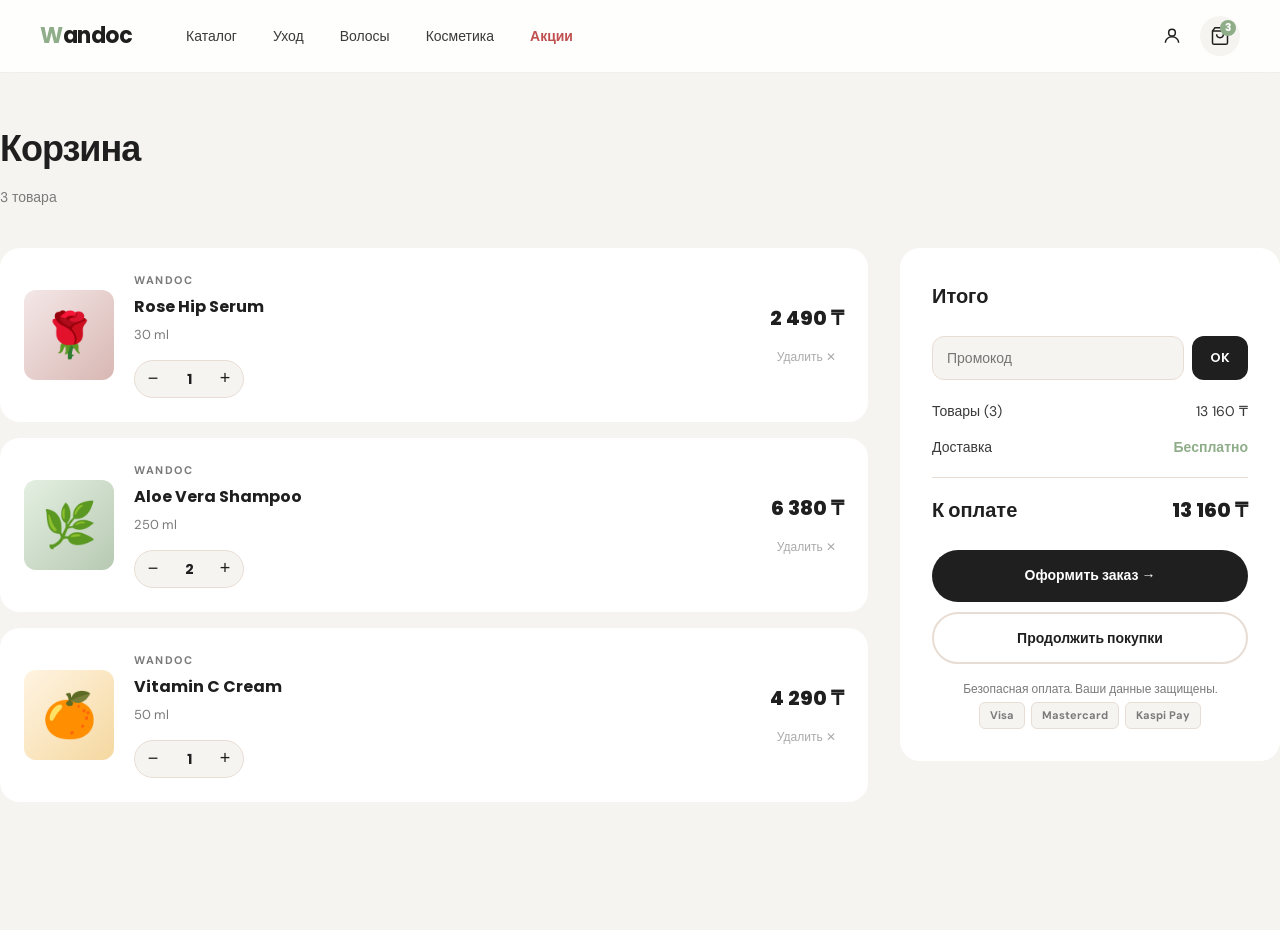
<file: cart.html>
<!DOCTYPE html>
<html lang="ru">
<head>
  <meta charset="UTF-8" />
  <meta name="viewport" content="width=device-width, initial-scale=1.0" />
  <title>Корзина — Wandoc</title>
  <link rel="preconnect" href="https://fonts.googleapis.com" />
  <link rel="preconnect" href="https://fonts.gstatic.com" crossorigin />
  <link href="https://fonts.googleapis.com/css2?family=Poppins:wght@300;400;500;600;700;800&family=DM+Sans:ital,wght@0,300;0,400;0,500;1,300&display=swap" rel="stylesheet" />
  <link rel="stylesheet" href="style.css" />
  <style>
    .cart-page { padding-top: 72px; background: var(--milk); min-height: 100vh; padding-bottom: 80px; }
    .cart-page-inner { padding: 48px 0; }
    .cart-page h1 { font-size: 36px; font-weight: 800; letter-spacing: -1px; margin-bottom: 8px; }
    .cart-page-sub { font-size: 14px; color: var(--text-muted); margin-bottom: 40px; }

    .cart-layout { display: grid; grid-template-columns: 1fr 380px; gap: 32px; align-items: start; }

    .cart-items-list { display: flex; flex-direction: column; gap: 16px; }
    .cil-item {
      background: var(--white); border-radius: var(--radius);
      padding: 24px; display: flex; align-items: center; gap: 20px;
      transition: var(--transition);
    }
    .cil-item:hover { box-shadow: var(--shadow); }
    .cil-img { width: 90px; height: 90px; border-radius: var(--radius-sm); flex-shrink: 0; display: flex; align-items: center; justify-content: center; font-size: 44px; }
    .cil-info { flex: 1; }
    .cil-brand { font-size: 11px; font-weight: 700; letter-spacing: 1.5px; text-transform: uppercase; color: var(--text-muted); margin-bottom: 4px; }
    .cil-name { font-family: 'Poppins', sans-serif; font-size: 16px; font-weight: 700; color: var(--graphite); margin-bottom: 6px; }
    .cil-variant { font-size: 13px; color: var(--text-muted); margin-bottom: 14px; }
    .cil-qty-wrap { display: flex; align-items: center; gap: 0; background: var(--milk); border-radius: 100px; border: 1.5px solid var(--beige); width: fit-content; overflow: hidden; }
    .cil-qty-btn { width: 36px; height: 36px; border: none; background: none; cursor: pointer; font-size: 18px; color: var(--graphite); transition: var(--transition); }
    .cil-qty-btn:hover { background: var(--beige); }
    .cil-qty-num { min-width: 36px; text-align: center; font-family: 'Poppins', sans-serif; font-size: 14px; font-weight: 700; }
    .cil-right { text-align: right; display: flex; flex-direction: column; align-items: flex-end; gap: 12px; }
    .cil-price { font-family: 'Poppins', sans-serif; font-size: 20px; font-weight: 800; color: var(--graphite); }
    .cil-remove { background: none; border: none; font-size: 12px; color: var(--text-light); cursor: pointer; padding: 4px 8px; border-radius: 100px; transition: var(--transition); }
    .cil-remove:hover { background: #fdf0f0; color: #e05a5a; }

    /* Summary */
    .cart-summary { background: var(--white); border-radius: var(--radius); padding: 32px; position: sticky; top: 90px; }
    .cs-title { font-family: 'Poppins', sans-serif; font-size: 20px; font-weight: 700; margin-bottom: 24px; }
    .cs-rows { display: flex; flex-direction: column; gap: 14px; margin-bottom: 24px; }
    .cs-row { display: flex; justify-content: space-between; font-size: 14px; color: var(--graphite-light); }
    .cs-row.total { font-family: 'Poppins', sans-serif; font-size: 20px; font-weight: 800; color: var(--graphite); border-top: 1.5px solid var(--beige); padding-top: 16px; margin-top: 4px; }
    .cs-row.discount { color: #3a8a3a; }
    .cs-promo { display: flex; gap: 8px; margin-bottom: 20px; }
    .cs-promo input { flex: 1; height: 44px; border: 1.5px solid var(--beige); border-radius: var(--radius-sm); padding: 0 14px; font-family: 'DM Sans', sans-serif; font-size: 14px; color: var(--graphite); outline: none; background: var(--milk); transition: var(--transition); }
    .cs-promo input:focus { border-color: var(--green-dark); }
    .cs-promo button { height: 44px; padding: 0 18px; border-radius: var(--radius-sm); background: var(--graphite); color: var(--white); border: none; cursor: pointer; font-family: 'Poppins', sans-serif; font-size: 13px; font-weight: 600; transition: var(--transition); }
    .cs-promo button:hover { background: var(--green-dark); }
    .cs-checkout { display: flex; flex-direction: column; gap: 10px; }
    .cs-note { font-size: 12px; color: var(--text-muted); text-align: center; line-height: 1.5; }
    .pay-row { display: flex; gap: 6px; justify-content: center; margin-top: 4px; }
    .pay-chip { background: var(--milk); border: 1px solid var(--beige); padding: 4px 10px; border-radius: 6px; font-size: 11px; font-weight: 700; color: var(--text-muted); }

    /* ===== CART MOBILE ===== */
    @media (max-width: 1024px) {
      .cart-layout { grid-template-columns: 1fr; }
      .cart-summary { position: static; }
    }
    @media (max-width: 768px) {
      .cart-page { padding-top: 60px; }
      .cart-page-inner { padding: 20px 0 48px; }
      .cart-page h1 { font-size: 26px; }
      .cil-item { flex-wrap: wrap; gap: 12px; padding: 16px; }
      .cil-img { width: 70px; height: 70px; font-size: 32px; }
      .cil-name { font-size: 13px; }
      .cil-price { font-size: 16px; }
    }
    @media (max-width: 480px) {
      .cil-right { flex-direction: row; align-items: center; gap: 12px; width: 100%; justify-content: space-between; }
    }
  </style>
</head>
<body>
  <header class="header" id="header">
    <div class="header-inner">
      <a href="index.html" class="logo"><span class="logo-w">W</span>andoc</a>
      <nav class="nav">
        <a href="catalog.html" class="nav-link">Каталог</a>
        <a href="catalog.html?cat=skincare" class="nav-link">Уход</a>
        <a href="catalog.html?cat=hair" class="nav-link">Волосы</a>
        <a href="catalog.html?cat=cosm" class="nav-link">Косметика</a>
        <a href="catalog.html?sale=1" class="nav-link nav-sale">Акции</a>
      </nav>
      <div class="header-actions">
        <a href="account.html" class="icon-btn"><svg width="20" height="20" fill="none" stroke="currentColor" stroke-width="1.8" viewBox="0 0 24 24"><circle cx="12" cy="8" r="4"/><path d="M4 20c0-4 3.6-7 8-7s8 3 8 7"/></svg></a>
        <a href="cart.html" class="icon-btn" style="background:var(--milk)"><svg width="20" height="20" fill="none" stroke="currentColor" stroke-width="1.8" viewBox="0 0 24 24"><path d="M6 2 3 6v14a2 2 0 0 0 2 2h14a2 2 0 0 0 2-2V6l-3-4z"/><line x1="3" y1="6" x2="21" y2="6"/><path d="M16 10a4 4 0 0 1-8 0"/></svg><span class="cart-count">3</span></a>
        <button class="hamburger" id="hamburger" onclick="toggleMobileNav()" aria-label="Меню"><span></span><span></span><span></span></button>
      </div>
    </div>
  </header>

  <!-- MOBILE NAV DRAWER -->
  <div class="mobile-nav" id="mobileNav">
    <div class="mobile-search">
      <svg width="18" height="18" fill="none" stroke="currentColor" stroke-width="1.8" viewBox="0 0 24 24"><circle cx="11" cy="11" r="8"/><path d="m21 21-4.35-4.35"/></svg>
      <input type="text" placeholder="Поиск товаров..." onkeydown="if(event.key==='Enter'&&this.value.trim())window.location='catalog.html?q='+encodeURIComponent(this.value.trim())" />
    </div>
    <div class="mobile-nav-links">
      <a href="catalog.html" class="mobile-nav-link">Каталог<span class="arrow">›</span></a>
      <a href="catalog.html?cat=skincare" class="mobile-nav-link">Уход за кожей<span class="arrow">›</span></a>
      <a href="catalog.html?cat=hair" class="mobile-nav-link">Уход за волосами<span class="arrow">›</span></a>
      <a href="catalog.html?cat=body" class="mobile-nav-link">Уход за телом<span class="arrow">›</span></a>
      <a href="catalog.html?cat=cosm" class="mobile-nav-link">Косметика<span class="arrow">›</span></a>
      <a href="catalog.html?sale=1" class="mobile-nav-link sale">🏷️ Акции<span class="arrow">›</span></a>
    </div>
    <div class="mobile-nav-actions">
      <div class="mobile-nav-user">
        <a href="account.html" class="btn-account"><svg width="16" height="16" fill="none" stroke="currentColor" stroke-width="2" viewBox="0 0 24 24"><circle cx="12" cy="8" r="4"/><path d="M4 20c0-4 3.6-7 8-7s8 3 8 7"/></svg>Кабинет</a>
        <a href="cart.html" class="btn-cart-m" style="background:var(--milk);color:var(--graphite)"><svg width="16" height="16" fill="none" stroke="currentColor" stroke-width="2" viewBox="0 0 24 24"><path d="M6 2 3 6v14a2 2 0 0 0 2 2h14a2 2 0 0 0 2-2V6l-3-4z"/><line x1="3" y1="6" x2="21" y2="6"/><path d="M16 10a4 4 0 0 1-8 0"/></svg>Корзина</a>
      </div>
    </div>
  </div>

  <div class="cart-page">
    <div class="container cart-page-inner">
      <h1>Корзина</h1>
      <p class="cart-page-sub">3 товара</p>
      <div class="cart-layout">
        <div class="cart-items-list">
          <div class="cil-item">
            <div class="cil-img" style="background:linear-gradient(135deg,#f4e8e8,#d8b7b3)">🌹</div>
            <div class="cil-info">
              <p class="cil-brand">Wandoc</p>
              <h3 class="cil-name">Rose Hip Serum</h3>
              <p class="cil-variant">30 ml</p>
              <div class="cil-qty-wrap"><button class="cil-qty-btn" onclick="chQty(this,-1)">−</button><span class="cil-qty-num">1</span><button class="cil-qty-btn" onclick="chQty(this,1)">+</button></div>
            </div>
            <div class="cil-right"><span class="cil-price">2 490 ₸</span><button class="cil-remove" onclick="removeItem(this)">Удалить ✕</button></div>
          </div>
          <div class="cil-item">
            <div class="cil-img" style="background:linear-gradient(135deg,#e4f0e2,#b7c9b2)">🌿</div>
            <div class="cil-info">
              <p class="cil-brand">Wandoc</p>
              <h3 class="cil-name">Aloe Vera Shampoo</h3>
              <p class="cil-variant">250 ml</p>
              <div class="cil-qty-wrap"><button class="cil-qty-btn" onclick="chQty(this,-1)">−</button><span class="cil-qty-num">2</span><button class="cil-qty-btn" onclick="chQty(this,1)">+</button></div>
            </div>
            <div class="cil-right"><span class="cil-price">6 380 ₸</span><button class="cil-remove" onclick="removeItem(this)">Удалить ✕</button></div>
          </div>
          <div class="cil-item">
            <div class="cil-img" style="background:linear-gradient(135deg,#fff4e2,#f5d8a0)">🍊</div>
            <div class="cil-info">
              <p class="cil-brand">Wandoc</p>
              <h3 class="cil-name">Vitamin C Cream</h3>
              <p class="cil-variant">50 ml</p>
              <div class="cil-qty-wrap"><button class="cil-qty-btn" onclick="chQty(this,-1)">−</button><span class="cil-qty-num">1</span><button class="cil-qty-btn" onclick="chQty(this,1)">+</button></div>
            </div>
            <div class="cil-right"><span class="cil-price">4 290 ₸</span><button class="cil-remove" onclick="removeItem(this)">Удалить ✕</button></div>
          </div>
        </div>

        <div class="cart-summary">
          <h3 class="cs-title">Итого</h3>
          <div class="cs-promo">
            <input type="text" placeholder="Промокод" id="promoInput" />
            <button onclick="applyPromo()">OK</button>
          </div>
          <div class="cs-rows">
            <div class="cs-row"><span>Товары (3)</span><span>13 160 ₸</span></div>
            <div class="cs-row discount" id="discountRow" style="display:none"><span>Скидка HAIR25</span><span>−1 316 ₸</span></div>
            <div class="cs-row"><span>Доставка</span><span style="color:var(--green-dark);font-weight:600">Бесплатно</span></div>
            <div class="cs-row total"><span>К оплате</span><span id="totalSum">13 160 ₸</span></div>
          </div>
          <div class="cs-checkout">
            <button class="btn btn-dark btn-full" onclick="checkout()" style="height:52px">Оформить заказ →</button>
            <a href="catalog.html" class="btn btn-ghost btn-full" style="height:52px;justify-content:center">Продолжить покупки</a>
          </div>
          <p class="cs-note" style="margin-top:16px">Безопасная оплата. Ваши данные защищены.</p>
          <div class="pay-row"><span class="pay-chip">Visa</span><span class="pay-chip">Mastercard</span><span class="pay-chip">Kaspi Pay</span></div>
        </div>
      </div>
    </div>
  </div>

  <script>
    function toggleMobileNav() {
      const nav = document.getElementById('mobileNav');
      const ham = document.getElementById('hamburger');
      const open = nav.classList.toggle('open');
      ham.classList.toggle('open', open);
      document.body.style.overflow = open ? 'hidden' : '';
    }
    document.querySelectorAll('.mobile-nav-link').forEach(l => {
      l.addEventListener('click', () => {
        document.getElementById('mobileNav').classList.remove('open');
        document.getElementById('hamburger').classList.remove('open');
        document.body.style.overflow = '';
      });
    });

    function chQty(btn, d) {
      const numEl = btn.parentElement.querySelector('.cil-qty-num');
      let q = parseInt(numEl.textContent);
      q = Math.max(1, q + d);
      numEl.textContent = q;
    }
    function removeItem(btn) {
      const item = btn.closest('.cil-item');
      item.style.opacity = '0'; item.style.transform = 'translateX(20px)'; item.style.transition = '.3s ease';
      setTimeout(() => item.remove(), 300);
    }
    function applyPromo() {
      const code = document.getElementById('promoInput').value.trim().toUpperCase();
      if (code === 'HAIR25') {
        document.getElementById('discountRow').style.display = 'flex';
        document.getElementById('totalSum').textContent = '11 844 ₸';
        showToast('Промокод HAIR25 применён! Скидка 10% ✓');
      } else {
        showToast('Неверный промокод');
      }
    }
    function checkout() { showToast('Переход к оформлению...'); }
    function showToast(msg) {
      let t = document.getElementById('toast');
      if (!t) { t = document.createElement('div'); t.id='toast'; t.style.cssText='position:fixed;bottom:28px;left:50%;transform:translateX(-50%) translateY(20px);background:#1f1f1f;color:#fff;padding:12px 24px;border-radius:100px;font-family:Poppins,sans-serif;font-size:13px;font-weight:500;z-index:1000;opacity:0;transition:.3s ease;white-space:nowrap;box-shadow:0 8px 32px rgba(0,0,0,.25);'; document.body.appendChild(t); }
      t.textContent=msg; t.style.opacity='1'; t.style.transform='translateX(-50%) translateY(0)';
      clearTimeout(t._t); t._t=setTimeout(()=>{t.style.opacity='0';t.style.transform='translateX(-50%) translateY(10px)';},2500);
    }
    window.addEventListener('scroll',()=>{
      const h=document.getElementById('header');
      h.style.boxShadow=window.scrollY>10?'0 4px 24px rgba(31,31,31,.08)':'none';
    });
  </script>
</body>
</html>
</file>
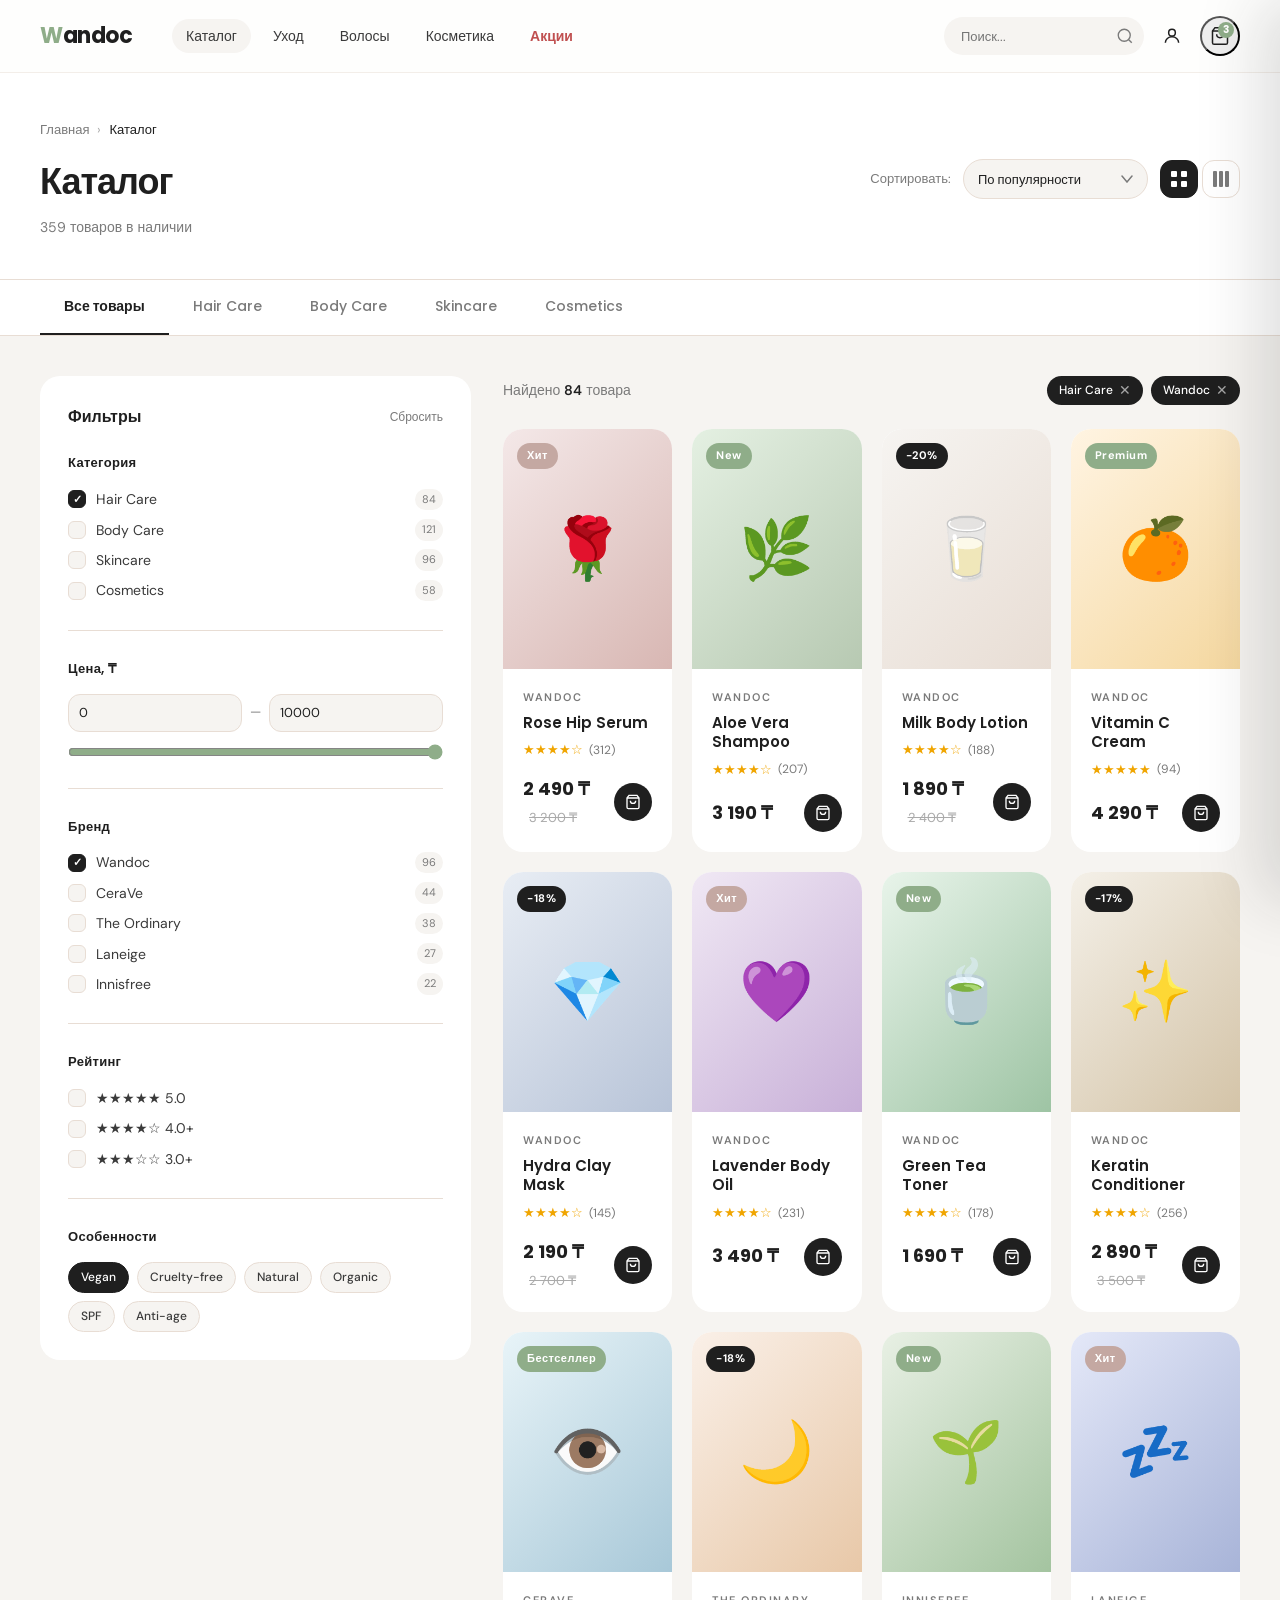
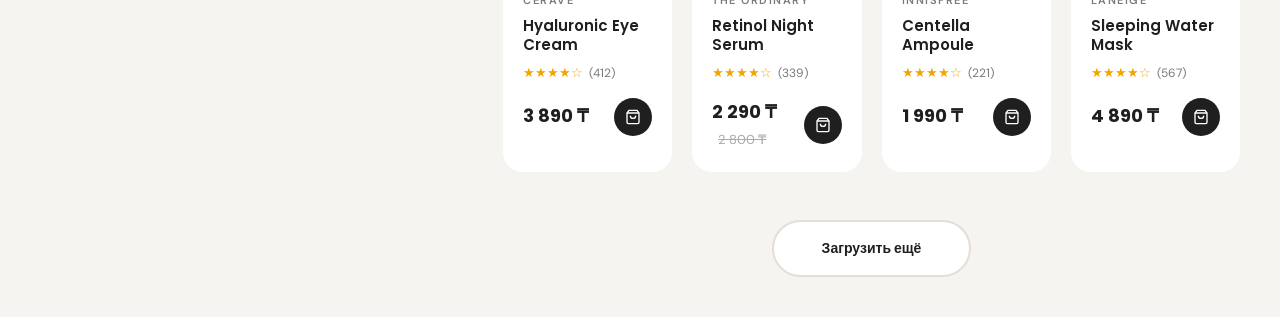
<file: catalog.html>
<!DOCTYPE html>
<html lang="ru">
<head>
  <meta charset="UTF-8" />
  <meta name="viewport" content="width=device-width, initial-scale=1.0" />
  <title>Каталог — Wandoc</title>
  <link rel="preconnect" href="https://fonts.googleapis.com" />
  <link rel="preconnect" href="https://fonts.gstatic.com" crossorigin />
  <link href="https://fonts.googleapis.com/css2?family=Poppins:wght@300;400;500;600;700;800&family=DM+Sans:ital,wght@0,300;0,400;0,500;1,300&display=swap" rel="stylesheet" />
  <link rel="stylesheet" href="style.css" />
  <style>
    /* ===== CATALOG SPECIFIC ===== */
    .catalog-page { padding-top: 72px; min-height: 100vh; background: var(--milk); }

    .catalog-hero {
      background: var(--white); padding: 48px 0 40px;
      border-bottom: 1px solid var(--beige);
    }
    .catalog-hero .container { display: flex; align-items: center; justify-content: space-between; gap: 24px; }
    .catalog-hero-left h1 { font-size: 36px; font-weight: 800; letter-spacing: -1px; color: var(--graphite); margin-bottom: 6px; }
    .catalog-hero-left p { font-size: 14px; color: var(--text-muted); }
    .breadcrumb { display: flex; align-items: center; gap: 8px; margin-bottom: 12px; }
    .breadcrumb a { font-size: 13px; color: var(--text-muted); transition: var(--transition); }
    .breadcrumb a:hover { color: var(--graphite); }
    .breadcrumb span { font-size: 13px; color: var(--text-light); }

    .sort-bar { display: flex; align-items: center; gap: 12px; }
    .sort-label { font-size: 13px; color: var(--text-muted); white-space: nowrap; }
    .sort-select {
      height: 40px; padding: 0 36px 0 14px; border-radius: 100px;
      border: 1.5px solid var(--beige); background: var(--milk);
      font-family: 'DM Sans', sans-serif; font-size: 13px; font-weight: 500;
      color: var(--graphite); cursor: pointer; outline: none;
      appearance: none;
      background-image: url("data:image/svg+xml,%3Csvg width='12' height='8' viewBox='0 0 12 8' fill='none' xmlns='http://www.w3.org/2000/svg'%3E%3Cpath d='M1 1L6 7L11 1' stroke='%237a7a7a' stroke-width='1.5' stroke-linecap='round'/%3E%3C/svg%3E");
      background-repeat: no-repeat; background-position: right 14px center;
      transition: var(--transition);
    }
    .sort-select:focus { border-color: var(--green-dark); }
    .view-btns { display: flex; gap: 4px; }
    .view-btn {
      width: 38px; height: 38px; border-radius: var(--radius-sm); border: 1.5px solid var(--beige);
      background: transparent; cursor: pointer; display: flex; align-items: center; justify-content: center;
      color: var(--text-muted); transition: var(--transition);
    }
    .view-btn.active { background: var(--graphite); color: var(--white); border-color: var(--graphite); }
    .view-btn:hover:not(.active) { border-color: var(--graphite); color: var(--graphite); }

    .catalog-layout {
      display: flex; gap: 32px; padding: 40px 0;
    }

    /* FILTERS */
    .filters-sidebar { flex: 0 0 260px; }
    .filters-panel {
      background: var(--white); border-radius: var(--radius); padding: 28px;
      position: sticky; top: 90px;
    }
    .filters-title {
      font-family: 'Poppins', sans-serif; font-size: 16px; font-weight: 700;
      color: var(--graphite); margin-bottom: 24px;
      display: flex; align-items: center; justify-content: space-between;
    }
    .filter-reset { font-size: 12px; font-weight: 500; color: var(--text-muted); cursor: pointer; transition: var(--transition); }
    .filter-reset:hover { color: var(--green-dark); }

    .filter-group { margin-bottom: 28px; padding-bottom: 28px; border-bottom: 1px solid var(--beige); }
    .filter-group:last-child { margin-bottom: 0; padding-bottom: 0; border-bottom: none; }
    .filter-group-title { font-family: 'Poppins', sans-serif; font-size: 13px; font-weight: 600; color: var(--graphite); margin-bottom: 14px; letter-spacing: .3px; }

    .filter-options { display: flex; flex-direction: column; gap: 8px; }
    .filter-option { display: flex; align-items: center; gap: 10px; cursor: pointer; }
    .filter-checkbox {
      width: 18px; height: 18px; border-radius: 6px; border: 1.5px solid var(--beige);
      background: var(--milk); flex-shrink: 0; display: flex; align-items: center; justify-content: center;
      transition: var(--transition); cursor: pointer;
    }
    .filter-option input { display: none; }
    .filter-option input:checked ~ .filter-checkbox { background: var(--graphite); border-color: var(--graphite); }
    .filter-option input:checked ~ .filter-checkbox::after { content: '✓'; color: #fff; font-size: 11px; font-weight: 700; }
    .filter-option-label { font-size: 14px; color: var(--graphite-light); transition: var(--transition); }
    .filter-option:hover .filter-option-label { color: var(--graphite); }
    .filter-count { margin-left: auto; font-size: 11px; color: var(--text-muted); background: var(--milk); padding: 2px 7px; border-radius: 100px; }

    .price-range { display: flex; flex-direction: column; gap: 12px; }
    .price-inputs { display: flex; align-items: center; gap: 8px; }
    .price-input {
      flex: 1; height: 38px; border: 1.5px solid var(--beige); border-radius: var(--radius-sm);
      padding: 0 10px; font-family: 'DM Sans', sans-serif; font-size: 13px; color: var(--graphite);
      outline: none; background: var(--milk); transition: var(--transition);
    }
    .price-input:focus { border-color: var(--green-dark); }
    .price-sep { font-size: 13px; color: var(--text-muted); }
    .price-slider {
      width: 100%; accent-color: var(--green-dark); cursor: pointer;
    }

    .tag-filters { display: flex; flex-wrap: wrap; gap: 8px; }
    .tag-filter {
      padding: 5px 12px; border-radius: 100px; border: 1.5px solid var(--beige);
      font-size: 12px; font-weight: 500; color: var(--graphite-light); cursor: pointer;
      transition: var(--transition); background: var(--milk);
    }
    .tag-filter:hover, .tag-filter.active { background: var(--graphite); color: var(--white); border-color: var(--graphite); }

    /* CATALOG GRID */
    .catalog-main { flex: 1; }
    .results-bar {
      display: flex; align-items: center; justify-content: space-between;
      margin-bottom: 24px;
    }
    .results-count { font-size: 14px; color: var(--text-muted); }
    .results-count strong { color: var(--graphite); font-weight: 600; }

    .active-filters { display: flex; align-items: center; gap: 8px; flex-wrap: wrap; }
    .active-filter {
      display: flex; align-items: center; gap: 6px;
      background: var(--graphite); color: var(--white);
      padding: 5px 12px; border-radius: 100px; font-size: 12px; font-weight: 500;
    }
    .active-filter button { background: none; border: none; color: rgba(255,255,255,.6); cursor: pointer; font-size: 14px; line-height: 1; }
    .active-filter button:hover { color: var(--white); }

    .cat-grid-4 { display: grid; grid-template-columns: repeat(4, 1fr); gap: 20px; }
    .cat-grid-3 { display: grid; grid-template-columns: repeat(3, 1fr); gap: 20px; }

    .load-more-wrap { display: flex; justify-content: center; margin-top: 48px; }
    .load-more-btn {
      padding: 16px 48px; border-radius: 100px;
      border: 2px solid var(--beige); background: var(--white);
      font-family: 'Poppins', sans-serif; font-size: 14px; font-weight: 600;
      color: var(--graphite); cursor: pointer; transition: var(--transition);
    }
    .load-more-btn:hover { border-color: var(--graphite); background: var(--graphite); color: var(--white); transform: translateY(-2px); }

    /* ===== CATALOG MOBILE ===== */
    @media (max-width: 768px) {
      .catalog-page { padding-top: 60px; }
      .catalog-hero { padding: 28px 0 20px; }
      .catalog-hero .container { flex-direction: column; align-items: flex-start; gap: 16px; }
      .catalog-hero-left h1 { font-size: 26px; }
      .sort-bar { width: 100%; overflow-x: auto; }
      .sort-label { display: none; }
      .catalog-layout { flex-direction: column; gap: 20px; padding: 20px 0; }
      .filters-sidebar { flex: none; width: 100%; }
      .filters-panel { position: static; }
      .cat-grid-4, .cat-grid-3 { grid-template-columns: repeat(2, 1fr) !important; }
      .results-bar { flex-direction: column; align-items: flex-start; gap: 10px; }
    }
    @media (max-width: 480px) {
      .cat-grid-4, .cat-grid-3 { grid-template-columns: 1fr 1fr !important; gap: 10px; }
    }
  </style>
</head>
<body>

  <!-- HEADER -->
  <header class="header" id="header">
    <div class="header-inner">
      <a href="index.html" class="logo"><span class="logo-w">W</span>andoc</a>
      <nav class="nav">
        <a href="catalog.html" class="nav-link" style="background:var(--milk)">Каталог</a>
        <a href="catalog.html?cat=skincare" class="nav-link">Уход</a>
        <a href="catalog.html?cat=hair" class="nav-link">Волосы</a>
        <a href="catalog.html?cat=cosm" class="nav-link">Косметика</a>
        <a href="catalog.html?sale=1" class="nav-link nav-sale">Акции</a>
      </nav>
      <div class="header-actions">
        <div class="search-wrap">
          <input type="text" class="search-input" placeholder="Поиск..." id="searchInput" />
          <button class="search-btn">
            <svg width="18" height="18" fill="none" stroke="currentColor" stroke-width="1.8" viewBox="0 0 24 24"><circle cx="11" cy="11" r="8"/><path d="m21 21-4.35-4.35"/></svg>
          </button>
        </div>
        <a href="account.html" class="icon-btn">
          <svg width="20" height="20" fill="none" stroke="currentColor" stroke-width="1.8" viewBox="0 0 24 24"><circle cx="12" cy="8" r="4"/><path d="M4 20c0-4 3.6-7 8-7s8 3 8 7"/></svg>
        </a>
        <button class="icon-btn cart-btn" onclick="toggleCart()">
          <svg width="20" height="20" fill="none" stroke="currentColor" stroke-width="1.8" viewBox="0 0 24 24"><path d="M6 2 3 6v14a2 2 0 0 0 2 2h14a2 2 0 0 0 2-2V6l-3-4z"/><line x1="3" y1="6" x2="21" y2="6"/><path d="M16 10a4 4 0 0 1-8 0"/></svg>
          <span class="cart-count">3</span>
        </button>
        <button class="hamburger" id="hamburger" onclick="toggleMobileNav()" aria-label="Меню">
          <span></span><span></span><span></span>
        </button>
      </div>
    </div>
  </header>

  <!-- MOBILE NAV DRAWER -->
  <div class="mobile-nav" id="mobileNav">
    <div class="mobile-search">
      <svg width="18" height="18" fill="none" stroke="currentColor" stroke-width="1.8" viewBox="0 0 24 24"><circle cx="11" cy="11" r="8"/><path d="m21 21-4.35-4.35"/></svg>
      <input type="text" placeholder="Поиск товаров..." id="mobileSearchInput" onkeydown="if(event.key==='Enter'){document.getElementById('searchInput').value=this.value;}" />
    </div>
    <div class="mobile-nav-links">
      <a href="catalog.html" class="mobile-nav-link">Каталог<span class="arrow">›</span></a>
      <a href="catalog.html?cat=skincare" class="mobile-nav-link">Уход за кожей<span class="arrow">›</span></a>
      <a href="catalog.html?cat=hair" class="mobile-nav-link">Уход за волосами<span class="arrow">›</span></a>
      <a href="catalog.html?cat=body" class="mobile-nav-link">Уход за телом<span class="arrow">›</span></a>
      <a href="catalog.html?cat=cosm" class="mobile-nav-link">Косметика<span class="arrow">›</span></a>
      <a href="catalog.html?sale=1" class="mobile-nav-link sale">🏷️ Акции<span class="arrow">›</span></a>
    </div>
    <div class="mobile-nav-actions">
      <div class="mobile-nav-user">
        <a href="account.html" class="btn-account"><svg width="16" height="16" fill="none" stroke="currentColor" stroke-width="2" viewBox="0 0 24 24"><circle cx="12" cy="8" r="4"/><path d="M4 20c0-4 3.6-7 8-7s8 3 8 7"/></svg>Кабинет</a>
        <a href="cart.html" class="btn-cart-m"><svg width="16" height="16" fill="none" stroke="currentColor" stroke-width="2" viewBox="0 0 24 24"><path d="M6 2 3 6v14a2 2 0 0 0 2 2h14a2 2 0 0 0 2-2V6l-3-4z"/><line x1="3" y1="6" x2="21" y2="6"/><path d="M16 10a4 4 0 0 1-8 0"/></svg>Корзина</a>
      </div>
    </div>
  </div>

  <div class="catalog-page">
    <!-- CATALOG HERO -->
    <div class="catalog-hero">
      <div class="container">
        <div class="catalog-hero-left">
          <div class="breadcrumb">
            <a href="index.html">Главная</a>
            <span>›</span>
            <span style="color:var(--graphite); font-weight:500">Каталог</span>
          </div>
          <h1>Каталог</h1>
          <p>359 товаров в наличии</p>
        </div>
        <div class="sort-bar">
          <span class="sort-label">Сортировать:</span>
          <select class="sort-select" id="sortSelect">
            <option value="popular">По популярности</option>
            <option value="price-asc">Цена: по возрастанию</option>
            <option value="price-desc">Цена: по убыванию</option>
            <option value="new">Новинки</option>
            <option value="rating">По рейтингу</option>
          </select>
          <div class="view-btns">
            <button class="view-btn active" id="grid4Btn" onclick="setView(4)" title="4 колонки">
              <svg width="16" height="16" viewBox="0 0 16 16" fill="currentColor"><rect x="0" y="0" width="6" height="6" rx="1"/><rect x="10" y="0" width="6" height="6" rx="1"/><rect x="0" y="10" width="6" height="6" rx="1"/><rect x="10" y="10" width="6" height="6" rx="1"/></svg>
            </button>
            <button class="view-btn" id="grid3Btn" onclick="setView(3)" title="3 колонки">
              <svg width="16" height="16" viewBox="0 0 16 16" fill="currentColor"><rect x="0" y="0" width="4" height="16" rx="1"/><rect x="6" y="0" width="4" height="16" rx="1"/><rect x="12" y="0" width="4" height="16" rx="1"/></svg>
            </button>
          </div>
        </div>
      </div>
    </div>

    <!-- CATEGORY QUICK TABS -->
    <div style="background:var(--white); border-bottom:1px solid var(--beige); padding:0 40px;">
      <div style="max-width:1280px; margin:0 auto; display:flex; gap:0; overflow-x:auto;">
        <button class="cat-tab active" onclick="filterCat(this,'all')">Все товары</button>
        <button class="cat-tab" onclick="filterCat(this,'hair')">Hair Care</button>
        <button class="cat-tab" onclick="filterCat(this,'body')">Body Care</button>
        <button class="cat-tab" onclick="filterCat(this,'skin')">Skincare</button>
        <button class="cat-tab" onclick="filterCat(this,'cosm')">Cosmetics</button>
      </div>
    </div>
    <style>
      .cat-tab {
        padding: 16px 24px; border: none; background: none; cursor: pointer; white-space: nowrap;
        font-family: 'Poppins', sans-serif; font-size: 14px; font-weight: 500;
        color: var(--text-muted); border-bottom: 2.5px solid transparent;
        transition: var(--transition);
      }
      .cat-tab:hover { color: var(--graphite); }
      .cat-tab.active { color: var(--graphite); border-bottom-color: var(--graphite); font-weight: 600; }
    </style>

    <div class="container">
      <div class="catalog-layout">
        <!-- FILTERS -->
        <aside class="filters-sidebar">
          <div class="filters-panel">
            <div class="filters-title">
              Фильтры
              <span class="filter-reset" onclick="resetFilters()">Сбросить</span>
            </div>

            <div class="filter-group">
              <div class="filter-group-title">Категория</div>
              <div class="filter-options">
                <label class="filter-option"><input type="checkbox" checked /><div class="filter-checkbox"></div><span class="filter-option-label">Hair Care</span><span class="filter-count">84</span></label>
                <label class="filter-option"><input type="checkbox" /><div class="filter-checkbox"></div><span class="filter-option-label">Body Care</span><span class="filter-count">121</span></label>
                <label class="filter-option"><input type="checkbox" /><div class="filter-checkbox"></div><span class="filter-option-label">Skincare</span><span class="filter-count">96</span></label>
                <label class="filter-option"><input type="checkbox" /><div class="filter-checkbox"></div><span class="filter-option-label">Cosmetics</span><span class="filter-count">58</span></label>
              </div>
            </div>

            <div class="filter-group">
              <div class="filter-group-title">Цена, ₸</div>
              <div class="price-range">
                <div class="price-inputs">
                  <input type="number" class="price-input" placeholder="От" value="0" />
                  <span class="price-sep">—</span>
                  <input type="number" class="price-input" placeholder="До" value="10000" />
                </div>
                <input type="range" class="price-slider" min="0" max="10000" value="10000" />
              </div>
            </div>

            <div class="filter-group">
              <div class="filter-group-title">Бренд</div>
              <div class="filter-options">
                <label class="filter-option"><input type="checkbox" checked /><div class="filter-checkbox"></div><span class="filter-option-label">Wandoc</span><span class="filter-count">96</span></label>
                <label class="filter-option"><input type="checkbox" /><div class="filter-checkbox"></div><span class="filter-option-label">CeraVe</span><span class="filter-count">44</span></label>
                <label class="filter-option"><input type="checkbox" /><div class="filter-checkbox"></div><span class="filter-option-label">The Ordinary</span><span class="filter-count">38</span></label>
                <label class="filter-option"><input type="checkbox" /><div class="filter-checkbox"></div><span class="filter-option-label">Laneige</span><span class="filter-count">27</span></label>
                <label class="filter-option"><input type="checkbox" /><div class="filter-checkbox"></div><span class="filter-option-label">Innisfree</span><span class="filter-count">22</span></label>
              </div>
            </div>

            <div class="filter-group">
              <div class="filter-group-title">Рейтинг</div>
              <div class="filter-options">
                <label class="filter-option"><input type="checkbox" /><div class="filter-checkbox"></div><span class="filter-option-label">★★★★★ 5.0</span></label>
                <label class="filter-option"><input type="checkbox" /><div class="filter-checkbox"></div><span class="filter-option-label">★★★★☆ 4.0+</span></label>
                <label class="filter-option"><input type="checkbox" /><div class="filter-checkbox"></div><span class="filter-option-label">★★★☆☆ 3.0+</span></label>
              </div>
            </div>

            <div class="filter-group">
              <div class="filter-group-title">Особенности</div>
              <div class="tag-filters">
                <span class="tag-filter active" onclick="this.classList.toggle('active')">Vegan</span>
                <span class="tag-filter" onclick="this.classList.toggle('active')">Cruelty-free</span>
                <span class="tag-filter" onclick="this.classList.toggle('active')">Natural</span>
                <span class="tag-filter" onclick="this.classList.toggle('active')">Organic</span>
                <span class="tag-filter" onclick="this.classList.toggle('active')">SPF</span>
                <span class="tag-filter" onclick="this.classList.toggle('active')">Anti-age</span>
              </div>
            </div>
          </div>
        </aside>

        <!-- PRODUCTS -->
        <div class="catalog-main">
          <div class="results-bar">
            <p class="results-count">Найдено <strong>84</strong> товара</p>
            <div class="active-filters">
              <div class="active-filter">Hair Care <button onclick="this.parentElement.remove()">✕</button></div>
              <div class="active-filter">Wandoc <button onclick="this.parentElement.remove()">✕</button></div>
            </div>
          </div>

          <div class="cat-grid-4" id="catalogGrid"></div>

          <div class="load-more-wrap">
            <button class="load-more-btn" onclick="loadMore()">Загрузить ещё</button>
          </div>
        </div>
      </div>
    </div>
  </div>

  <!-- CART SIDEBAR -->
  <div class="cart-overlay" id="cartOverlay" onclick="toggleCart()"></div>
  <aside class="cart-sidebar" id="cartSidebar">
    <div class="cart-sidebar-header">
      <h3>Корзина <span class="cs-count">3</span></h3>
      <button class="close-cart" onclick="toggleCart()">✕</button>
    </div>
    <div class="cart-items">
      <div class="cart-item">
        <div class="ci-img" style="background:linear-gradient(135deg,#d8b7b3,#e8ddd4)"></div>
        <div class="ci-info">
          <p class="ci-name">Rose Serum 30ml</p>
          <p class="ci-brand">Wandoc</p>
          <div class="ci-qty"><button>−</button><span>1</span><button>+</button></div>
        </div>
        <div class="ci-right"><p class="ci-price">2 490 ₸</p><button class="ci-remove">✕</button></div>
      </div>
    </div>
    <div class="cart-footer">
      <div class="promo-field"><input type="text" placeholder="Промокод" /><button>OK</button></div>
      <div class="cart-total"><span>Итого</span><span class="ct-sum">2 490 ₸</span></div>
      <a href="cart.html" class="btn btn-dark btn-full">Оформить заказ</a>
    </div>
  </aside>

  <script>
    const allProducts = [
      { id:1, name:'Rose Hip Serum', brand:'Wandoc', price:2490, oldPrice:3200, rating:4.9, reviews:312, badge:'Хит', badgeClass:'powder', bg:'linear-gradient(135deg,#f4e8e8,#d8b7b3)', emoji:'🌹' },
      { id:2, name:'Aloe Vera Shampoo', brand:'Wandoc', price:3190, rating:4.8, reviews:207, badge:'New', badgeClass:'green', bg:'linear-gradient(135deg,#e4f0e2,#b7c9b2)', emoji:'🌿' },
      { id:3, name:'Milk Body Lotion', brand:'Wandoc', price:1890, oldPrice:2400, rating:4.7, reviews:188, badge:'-20%', badgeClass:'', bg:'linear-gradient(135deg,#f6f4f1,#e8ddd4)', emoji:'🥛' },
      { id:4, name:'Vitamin C Cream', brand:'Wandoc', price:4290, rating:5.0, reviews:94, badge:'Premium', badgeClass:'green', bg:'linear-gradient(135deg,#fff4e2,#f5d8a0)', emoji:'🍊' },
      { id:5, name:'Hydra Clay Mask', brand:'Wandoc', price:2190, oldPrice:2700, rating:4.6, reviews:145, badge:'-18%', badgeClass:'', bg:'linear-gradient(135deg,#e8edf4,#b8c4d8)', emoji:'💎' },
      { id:6, name:'Lavender Body Oil', brand:'Wandoc', price:3490, rating:4.9, reviews:231, badge:'Хит', badgeClass:'powder', bg:'linear-gradient(135deg,#f0e8f4,#c8b0d8)', emoji:'💜' },
      { id:7, name:'Green Tea Toner', brand:'Wandoc', price:1690, rating:4.7, reviews:178, badge:'New', badgeClass:'green', bg:'linear-gradient(135deg,#e8f4ea,#9ec4a4)', emoji:'🍵' },
      { id:8, name:'Keratin Conditioner', brand:'Wandoc', price:2890, oldPrice:3500, rating:4.8, reviews:256, badge:'-17%', badgeClass:'', bg:'linear-gradient(135deg,#f4f0e8,#d4c4a8)', emoji:'✨' },
      { id:9, name:'Hyaluronic Eye Cream', brand:'CeraVe', price:3890, rating:4.9, reviews:412, badge:'Бестселлер', badgeClass:'green', bg:'linear-gradient(135deg,#e8f4f8,#a8c8d8)', emoji:'👁️' },
      { id:10, name:'Retinol Night Serum', brand:'The Ordinary', price:2290, oldPrice:2800, rating:4.7, reviews:339, badge:'-18%', badgeClass:'', bg:'linear-gradient(135deg,#faf0e8,#e8c8a8)', emoji:'🌙' },
      { id:11, name:'Centella Ampoule', brand:'Innisfree', price:1990, rating:4.8, reviews:221, badge:'New', badgeClass:'green', bg:'linear-gradient(135deg,#e8f0e4,#a4c4a0)', emoji:'🌱' },
      { id:12, name:'Sleeping Water Mask', brand:'Laneige', price:4890, rating:4.9, reviews:567, badge:'Хит', badgeClass:'powder', bg:'linear-gradient(135deg,#e4e8f8,#a8b4d8)', emoji:'💤' },
    ];

    let currentView = 4;

    function renderCatalog(products) {
      const grid = document.getElementById('catalogGrid');
      grid.innerHTML = products.map(p => `
        <div class="product-card reveal" onclick="window.location='product.html'">
          <div class="pc-img">
            <div class="pc-img-inner" style="background:${p.bg}; font-size:60px; line-height:1;">${p.emoji}</div>
            ${p.badge ? `<span class="pc-badge ${p.badgeClass}">${p.badge}</span>` : ''}
            <button class="pc-fav" onclick="event.stopPropagation();toggleFav(${p.id},this)">
              <svg width="16" height="16" fill="none" stroke="currentColor" stroke-width="2" viewBox="0 0 24 24"><path d="M20.84 4.61a5.5 5.5 0 0 0-7.78 0L12 5.67l-1.06-1.06a5.5 5.5 0 0 0-7.78 7.78l1.06 1.06L12 21.23l7.78-7.78 1.06-1.06a5.5 5.5 0 0 0 0-7.78z"/></svg>
            </button>
          </div>
          <div class="pc-info">
            <p class="pc-brand">${p.brand}</p>
            <h3 class="pc-name">${p.name}</h3>
            <div class="pc-rating">
              <span class="pc-stars">${'★'.repeat(Math.floor(p.rating))}${p.rating%1?'☆':''}</span>
              <span class="pc-count">(${p.reviews})</span>
            </div>
            <div class="pc-bottom">
              <div>
                <span class="pc-price">${p.price.toLocaleString('ru')} ₸</span>
                ${p.oldPrice ? `<span class="pc-old">${p.oldPrice.toLocaleString('ru')} ₸</span>` : ''}
              </div>
              <button class="pc-cart-btn" onclick="event.stopPropagation();addToCart(${p.id})">
                <svg width="16" height="16" fill="none" stroke="currentColor" stroke-width="2" viewBox="0 0 24 24"><path d="M6 2 3 6v14a2 2 0 0 0 2 2h14a2 2 0 0 0 2-2V6l-3-4z"/><line x1="3" y1="6" x2="21" y2="6"/><path d="M16 10a4 4 0 0 1-8 0"/></svg>
              </button>
            </div>
          </div>
        </div>
      `).join('');
      initReveal();
    }

    function setView(cols) {
      currentView = cols;
      const grid = document.getElementById('catalogGrid');
      grid.className = cols === 4 ? 'cat-grid-4' : 'cat-grid-3';
      document.getElementById('grid4Btn').classList.toggle('active', cols === 4);
      document.getElementById('grid3Btn').classList.toggle('active', cols === 3);
    }

    function filterCat(btn, cat) {
      document.querySelectorAll('.cat-tab').forEach(b => b.classList.remove('active'));
      btn.classList.add('active');
    }

    function resetFilters() {
      document.querySelectorAll('.filter-option input').forEach(i => i.checked = false);
      showToast('Фильтры сброшены');
    }

    function loadMore() {
      const btn = document.querySelector('.load-more-btn');
      btn.textContent = 'Загрузка...';
      setTimeout(() => { btn.textContent = 'Загрузить ещё'; showToast('Загружено ещё 12 товаров'); }, 1000);
    }

    // Search
    document.getElementById('searchInput').addEventListener('input', e => {
      const q = e.target.value.toLowerCase();
      const filtered = allProducts.filter(p => p.name.toLowerCase().includes(q) || p.brand.toLowerCase().includes(q));
      renderCatalog(filtered.length ? filtered : allProducts);
    });

    // Sort
    document.getElementById('sortSelect').addEventListener('change', e => {
      let sorted = [...allProducts];
      if (e.target.value === 'price-asc') sorted.sort((a,b) => a.price - b.price);
      if (e.target.value === 'price-desc') sorted.sort((a,b) => b.price - a.price);
      if (e.target.value === 'rating') sorted.sort((a,b) => b.rating - a.rating);
      renderCatalog(sorted);
    });

    // Cart + Toast (same as main)
    let cartCount = 3;
    function toggleCart() {
      document.getElementById('cartSidebar').classList.toggle('active');
      document.getElementById('cartOverlay').classList.toggle('active');
    }
    function toggleMobileNav() {
      const nav = document.getElementById('mobileNav');
      const ham = document.getElementById('hamburger');
      const open = nav.classList.toggle('open');
      ham.classList.toggle('open', open);
      document.body.style.overflow = open ? 'hidden' : '';
    }
    document.querySelectorAll('.mobile-nav-link').forEach(l => {
      l.addEventListener('click', () => {
        document.getElementById('mobileNav').classList.remove('open');
        document.getElementById('hamburger').classList.remove('open');
        document.body.style.overflow = '';
      });
    });
    function addToCart(id) {
      cartCount++;
      document.querySelector('.cart-count').textContent = cartCount;
      showToast('Товар добавлен в корзину 🛍️');
    }
    function toggleFav(id, btn) {
      btn.classList.toggle('active');
      const isFav = btn.classList.contains('active');
      btn.style.color = isFav ? '#e05a5a' : '';
      btn.querySelector('path').setAttribute('fill', isFav ? '#e05a5a' : 'none');
      showToast(isFav ? 'Добавлено в избранное ❤️' : 'Удалено из избранного');
    }
    function showToast(msg) {
      let t = document.getElementById('toast');
      if (!t) { t = document.createElement('div'); t.id='toast'; t.style.cssText='position:fixed;bottom:28px;left:50%;transform:translateX(-50%) translateY(20px);background:#1f1f1f;color:#fff;padding:12px 24px;border-radius:100px;font-family:Poppins,sans-serif;font-size:13px;font-weight:500;z-index:1000;opacity:0;transition:.3s ease;white-space:nowrap;box-shadow:0 8px 32px rgba(0,0,0,.25);'; document.body.appendChild(t); }
      t.textContent=msg; t.style.opacity='1'; t.style.transform='translateX(-50%) translateY(0)';
      clearTimeout(t._t); t._t=setTimeout(()=>{t.style.opacity='0';t.style.transform='translateX(-50%) translateY(10px)';},2500);
    }
    function initReveal() {
      const io = new IntersectionObserver((entries) => {
        entries.forEach((e,i) => { if(e.isIntersecting){setTimeout(()=>e.target.classList.add('visible'),i*60);io.unobserve(e.target);} });
      },{threshold:.1});
      document.querySelectorAll('.reveal').forEach(el=>io.observe(el));
    }
    window.addEventListener('scroll',()=>{
      const h=document.getElementById('header');
      h.style.boxShadow=window.scrollY>10?'0 4px 24px rgba(31,31,31,.08)':'none';
    });

    renderCatalog(allProducts);
  </script>
</body>
</html>
</file>
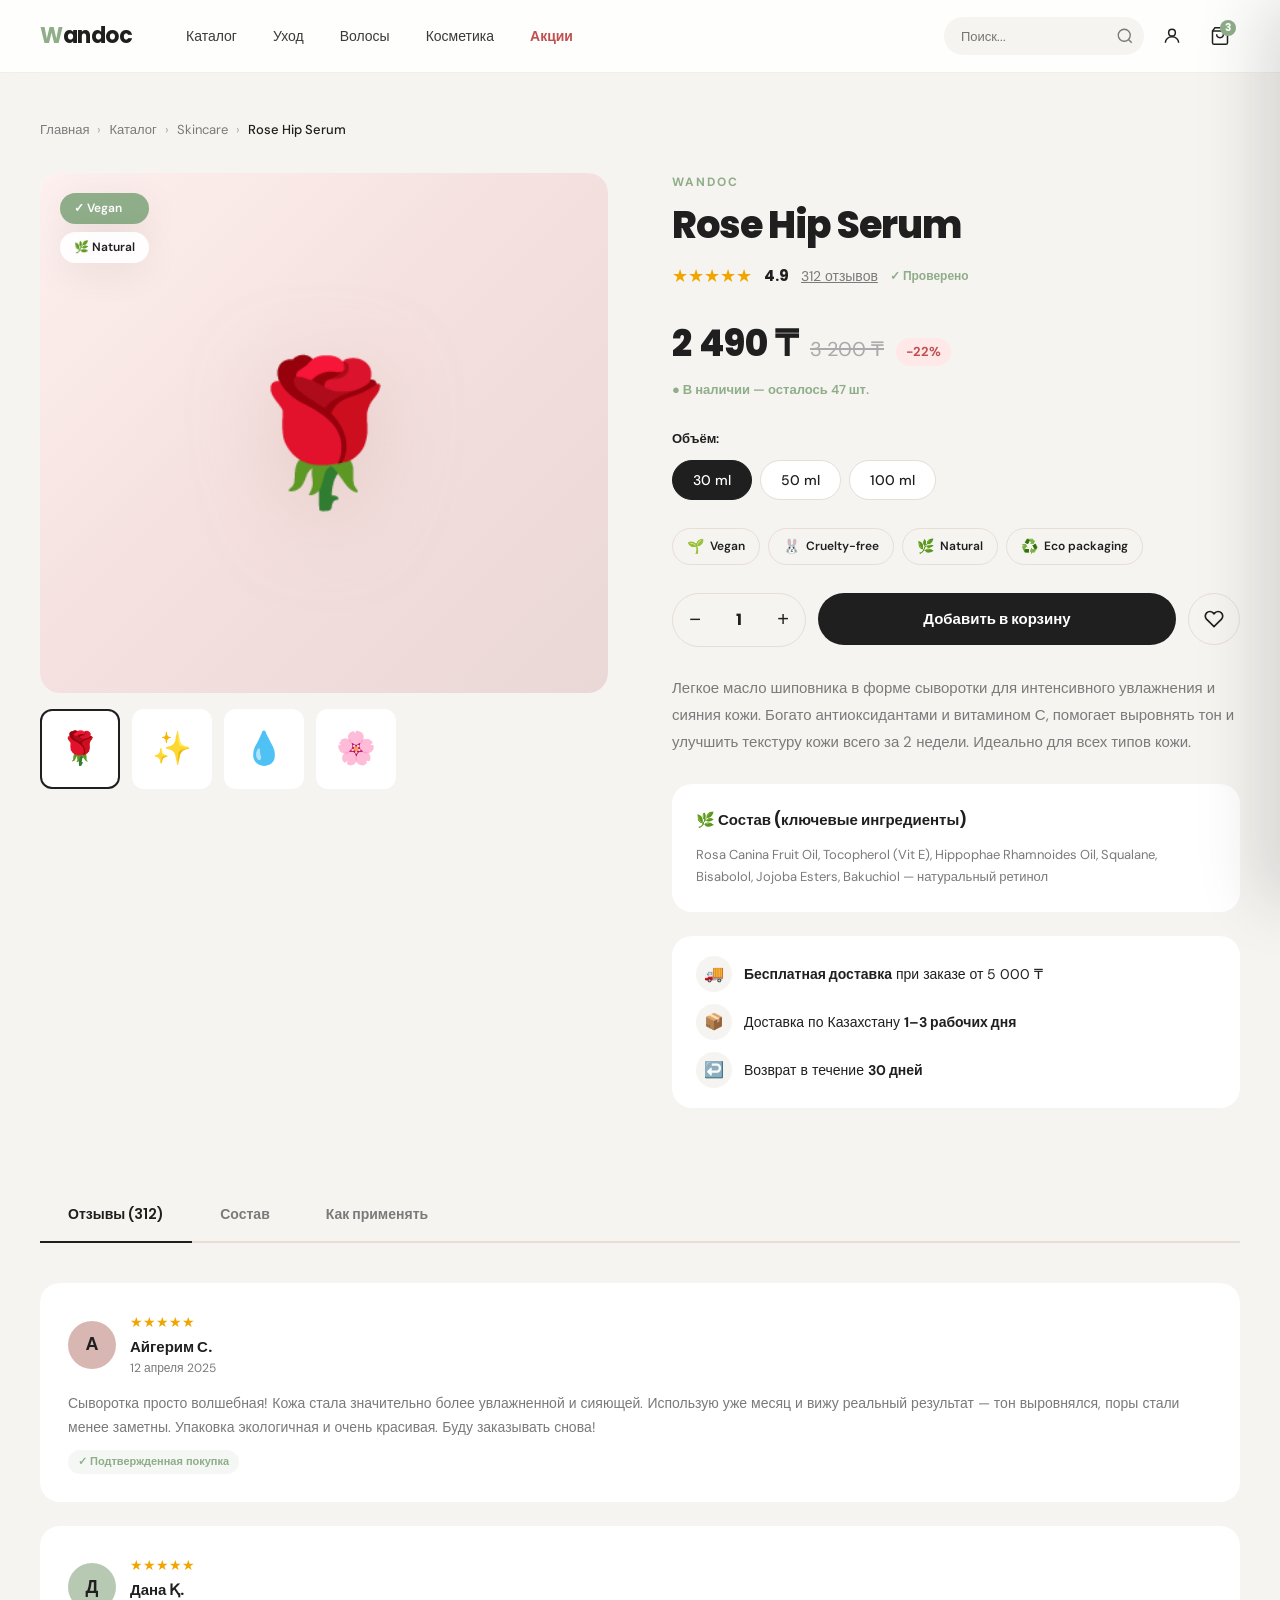
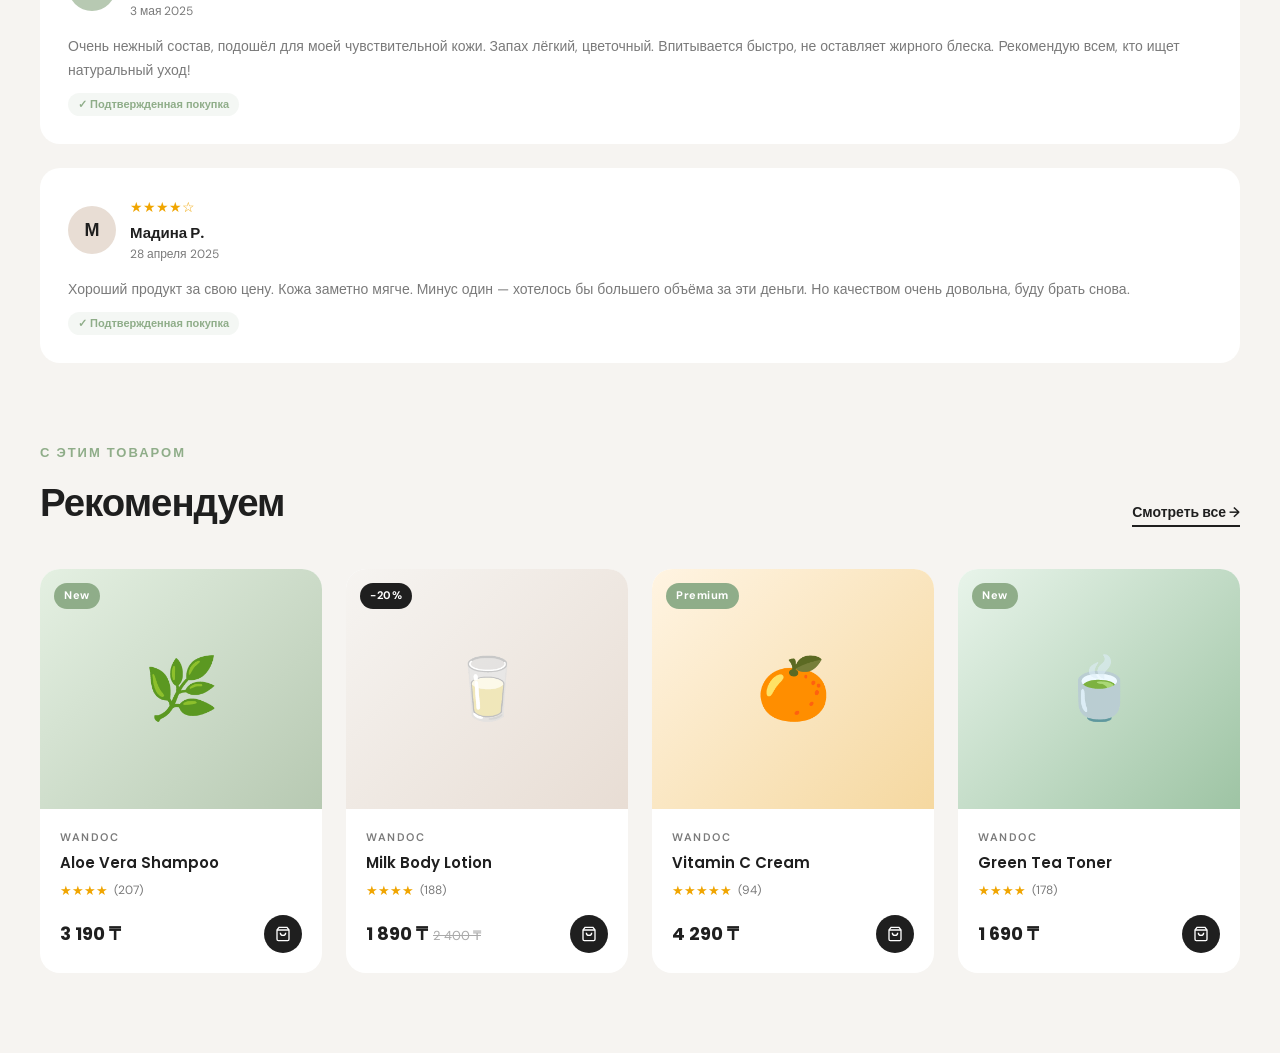
<file: product.html>
<!DOCTYPE html>
<html lang="ru">
<head>
  <meta charset="UTF-8" />
  <meta name="viewport" content="width=device-width, initial-scale=1.0" />
  <title>Rose Hip Serum — Wandoc</title>
  <link rel="preconnect" href="https://fonts.googleapis.com" />
  <link rel="preconnect" href="https://fonts.gstatic.com" crossorigin />
  <link href="https://fonts.googleapis.com/css2?family=Poppins:wght@300;400;500;600;700;800&family=DM+Sans:ital,wght@0,300;0,400;0,500;1,300&display=swap" rel="stylesheet" />
  <link rel="stylesheet" href="style.css" />
  <style>
    .product-page { padding-top: 72px; background: var(--milk); min-height: 100vh; }

    .product-section { padding: 48px 0 80px; }
    .product-layout { display: grid; grid-template-columns: 1fr 1fr; gap: 64px; align-items: start; }

    /* Gallery */
    .product-gallery { position: sticky; top: 90px; }
    .gallery-main {
      height: 520px; background: var(--white); border-radius: var(--radius);
      display: flex; align-items: center; justify-content: center;
      font-size: 140px; margin-bottom: 16px;
      position: relative; overflow: hidden;
    }
    .gallery-main-bg {
      position: absolute; inset: 0;
      background: linear-gradient(135deg, #fdf0ee, #f4e0de, #ead8d6);
    }
    .gallery-main-emoji { position: relative; z-index: 1; filter: drop-shadow(0 20px 40px rgba(216,183,179,.5)); }
    .gallery-badge-overlay {
      position: absolute; top: 20px; left: 20px; z-index: 2;
      display: flex; flex-direction: column; gap: 8px;
    }
    .gb { background: rgba(255,255,255,.9); backdrop-filter: blur(8px); border-radius: 100px; padding: 6px 14px; font-size: 12px; font-weight: 600; color: var(--graphite); box-shadow: var(--shadow); }
    .gb.green-gb { background: var(--green-dark); color: #fff; }

    .gallery-thumbs { display: flex; gap: 12px; }
    .gallery-thumb {
      width: 80px; height: 80px; border-radius: var(--radius-sm);
      background: var(--white); border: 2px solid transparent; cursor: pointer;
      display: flex; align-items: center; justify-content: center;
      font-size: 32px; transition: var(--transition);
    }
    .gallery-thumb.active { border-color: var(--graphite); }
    .gallery-thumb:hover { border-color: var(--beige); }

    /* Product Info */
    .product-info {}
    .pi-breadcrumb { display: flex; align-items: center; gap: 8px; margin-bottom: 16px; }
    .pi-breadcrumb a { font-size: 13px; color: var(--text-muted); }
    .pi-breadcrumb span { font-size: 13px; color: var(--text-light); }

    .pi-brand { font-size: 12px; font-weight: 700; letter-spacing: 2px; text-transform: uppercase; color: var(--green-dark); margin-bottom: 12px; }
    .pi-name { font-size: clamp(28px, 3vw, 38px); font-weight: 800; letter-spacing: -1px; color: var(--graphite); margin-bottom: 16px; line-height: 1.1; }

    .pi-rating { display: flex; align-items: center; gap: 12px; margin-bottom: 24px; }
    .pi-stars { font-size: 18px; color: #f0a500; }
    .pi-reviews { font-size: 14px; color: var(--text-muted); text-decoration: underline; cursor: pointer; }
    .pi-verified { font-size: 12px; color: var(--green-dark); font-weight: 600; }

    .pi-price-row { display: flex; align-items: baseline; gap: 12px; margin-bottom: 8px; }
    .pi-price { font-family: 'Poppins', sans-serif; font-size: 36px; font-weight: 800; color: var(--graphite); }
    .pi-old-price { font-size: 20px; color: var(--text-light); text-decoration: line-through; }
    .pi-discount { background: #ffe8e8; color: #c05050; font-size: 13px; font-weight: 700; padding: 4px 10px; border-radius: 100px; }
    .pi-stock { font-size: 13px; color: var(--green-dark); font-weight: 600; margin-bottom: 28px; }

    .pi-variants { margin-bottom: 28px; }
    .piv-label { font-size: 13px; font-weight: 600; color: var(--graphite); margin-bottom: 10px; }
    .piv-options { display: flex; gap: 8px; flex-wrap: wrap; }
    .piv-opt {
      padding: 8px 20px; border-radius: 100px; border: 1.5px solid var(--beige);
      font-family: 'DM Sans', sans-serif; font-size: 14px; font-weight: 500;
      color: var(--graphite); cursor: pointer; transition: var(--transition); background: var(--white);
    }
    .piv-opt.active { border-color: var(--graphite); background: var(--graphite); color: var(--white); }
    .piv-opt:hover:not(.active) { border-color: var(--graphite); }

    .pi-actions { display: flex; gap: 12px; margin-bottom: 28px; }
    .pi-qty-wrap { display: flex; align-items: center; gap: 0; background: var(--milk); border-radius: 100px; border: 1.5px solid var(--beige); overflow: hidden; }
    .pi-qty-btn { width: 44px; height: 52px; border: none; background: none; cursor: pointer; font-size: 20px; color: var(--graphite); transition: var(--transition); }
    .pi-qty-btn:hover { background: var(--beige); }
    .pi-qty-num { width: 44px; text-align: center; font-family: 'Poppins', sans-serif; font-size: 16px; font-weight: 700; }
    .pi-add-btn { flex: 1; height: 52px; border-radius: 100px; background: var(--graphite); color: var(--white); border: none; cursor: pointer; font-family: 'Poppins', sans-serif; font-size: 15px; font-weight: 700; transition: var(--transition); }
    .pi-add-btn:hover { background: var(--green-dark); transform: translateY(-2px); box-shadow: 0 8px 24px rgba(31,31,31,.2); }
    .pi-fav-btn { width: 52px; height: 52px; border-radius: 50%; background: var(--milk); border: 1.5px solid var(--beige); cursor: pointer; display: flex; align-items: center; justify-content: center; color: var(--graphite); transition: var(--transition); }
    .pi-fav-btn:hover { border-color: #e05a5a; color: #e05a5a; }

    .pi-badges { display: flex; gap: 8px; flex-wrap: wrap; margin-bottom: 28px; }
    .pi-badge { display: flex; align-items: center; gap: 6px; padding: 6px 14px; border-radius: 100px; background: var(--milk); border: 1.5px solid var(--beige); font-size: 12px; font-weight: 600; color: var(--graphite); }
    .pi-badge-icon { font-size: 14px; }

    .pi-desc { font-size: 15px; color: var(--text-muted); line-height: 1.8; margin-bottom: 28px; }

    .pi-ingredients { background: var(--white); border-radius: var(--radius); padding: 24px; margin-bottom: 24px; }
    .pi-ing-title { font-family: 'Poppins', sans-serif; font-size: 15px; font-weight: 700; color: var(--graphite); margin-bottom: 12px; }
    .pi-ing-text { font-size: 13px; color: var(--text-muted); line-height: 1.7; }

    .pi-delivery { background: var(--white); border-radius: var(--radius); padding: 20px 24px; display: flex; flex-direction: column; gap: 12px; }
    .pid-row { display: flex; align-items: center; gap: 12px; font-size: 14px; color: var(--graphite); }
    .pid-icon { width: 36px; height: 36px; border-radius: 50%; background: var(--milk); display: flex; align-items: center; justify-content: center; flex-shrink: 0; font-size: 16px; }

    /* Tabs */
    .product-tabs { margin-top: 80px; }
    .tab-nav { display: flex; border-bottom: 2px solid var(--beige); margin-bottom: 40px; }
    .tab-btn { padding: 16px 28px; border: none; background: none; cursor: pointer; font-family: 'Poppins', sans-serif; font-size: 14px; font-weight: 600; color: var(--text-muted); border-bottom: 2.5px solid transparent; margin-bottom: -2px; transition: var(--transition); }
    .tab-btn.active { color: var(--graphite); border-bottom-color: var(--graphite); }
    .tab-btn:hover { color: var(--graphite); }
    .tab-content { display: none; }
    .tab-content.active { display: block; }

    .reviews-list { display: flex; flex-direction: column; gap: 24px; }
    .review-item { background: var(--white); border-radius: var(--radius); padding: 28px; }
    .ri-header { display: flex; align-items: center; gap: 14px; margin-bottom: 14px; }
    .ri-avatar { width: 48px; height: 48px; border-radius: 50%; display: flex; align-items: center; justify-content: center; font-family: 'Poppins',sans-serif; font-size: 18px; font-weight: 700; flex-shrink: 0; }
    .ri-name { font-family: 'Poppins',sans-serif; font-size: 15px; font-weight: 700; color: var(--graphite); }
    .ri-date { font-size: 12px; color: var(--text-muted); }
    .ri-stars { font-size: 14px; color: #f0a500; margin-bottom: 2px; }
    .ri-text { font-size: 14px; color: var(--text-muted); line-height: 1.7; }
    .ri-verified { display: inline-flex; align-items: center; gap: 4px; font-size: 11px; font-weight: 600; color: var(--green-dark); background: rgba(183,201,178,.15); padding: 3px 10px; border-radius: 100px; margin-top: 10px; }

    /* Recommendations */
    .recommendations { margin-top: 80px; }

    /* ===== PRODUCT MOBILE ===== */
    @media (max-width: 1024px) {
      .product-layout { grid-template-columns: 1fr; gap: 36px; }
      .product-gallery { position: static; }
      .gallery-main { height: 380px; }
    }
    @media (max-width: 768px) {
      .product-page { padding-top: 60px; }
      .product-section { padding: 28px 0 48px; }
      .gallery-main { height: 260px; font-size: 90px; }
      .gallery-thumbs { gap: 8px; }
      .gallery-thumb { width: 60px; height: 60px; }
      .pi-name { font-size: 22px; }
      .pi-price { font-size: 26px; }
      .pi-actions { flex-wrap: wrap; gap: 8px; }
      .pi-add-btn { flex: 1 1 160px; }
      .pi-badges { gap: 6px; }
      .pi-badge { font-size: 11px; padding: 5px 10px; }
      .tab-nav { overflow-x: auto; }
      .tab-btn { padding: 12px 14px; font-size: 12px; white-space: nowrap; }
      .products-grid { grid-template-columns: repeat(2,1fr); gap: 12px; }
      .pi-breadcrumb { display: none; }
      .pi-delivery { gap: 8px; }
    }
    @media (max-width: 480px) {
      .gallery-main { height: 220px; font-size: 72px; }
      .piv-options { gap: 6px; }
      .piv-opt { padding: 7px 14px; font-size: 13px; }
    }
  </style>
</head>
<body>

  <!-- HEADER -->
  <header class="header" id="header">
    <div class="header-inner">
      <a href="index.html" class="logo"><span class="logo-w">W</span>andoc</a>
      <nav class="nav">
        <a href="catalog.html" class="nav-link">Каталог</a>
        <a href="catalog.html?cat=skincare" class="nav-link">Уход</a>
        <a href="catalog.html?cat=hair" class="nav-link">Волосы</a>
        <a href="catalog.html?cat=cosm" class="nav-link">Косметика</a>
        <a href="catalog.html?sale=1" class="nav-link nav-sale">Акции</a>
      </nav>
      <div class="header-actions">
        <div class="search-wrap">
          <input type="text" class="search-input" placeholder="Поиск..." />
          <button class="search-btn"><svg width="18" height="18" fill="none" stroke="currentColor" stroke-width="1.8" viewBox="0 0 24 24"><circle cx="11" cy="11" r="8"/><path d="m21 21-4.35-4.35"/></svg></button>
        </div>
        <a href="account.html" class="icon-btn"><svg width="20" height="20" fill="none" stroke="currentColor" stroke-width="1.8" viewBox="0 0 24 24"><circle cx="12" cy="8" r="4"/><path d="M4 20c0-4 3.6-7 8-7s8 3 8 7"/></svg></a>
        <a id="cartBtnHeader" class="icon-btn cart-btn" onclick="toggleCart()" style="cursor:pointer"><svg width="20" height="20" fill="none" stroke="currentColor" stroke-width="1.8" viewBox="0 0 24 24"><path d="M6 2 3 6v14a2 2 0 0 0 2 2h14a2 2 0 0 0 2-2V6l-3-4z"/><line x1="3" y1="6" x2="21" y2="6"/><path d="M16 10a4 4 0 0 1-8 0"/></svg><span class="cart-count">3</span></a>
        <button class="hamburger" id="hamburger" onclick="toggleMobileNav()" aria-label="Меню"><span></span><span></span><span></span></button>
      </div>
    </div>
  </header>

  <!-- MOBILE NAV DRAWER -->
  <div class="mobile-nav" id="mobileNav">
    <div class="mobile-search">
      <svg width="18" height="18" fill="none" stroke="currentColor" stroke-width="1.8" viewBox="0 0 24 24"><circle cx="11" cy="11" r="8"/><path d="m21 21-4.35-4.35"/></svg>
      <input type="text" placeholder="Поиск товаров..." onkeydown="if(event.key==='Enter'&&this.value.trim())window.location='catalog.html?q='+encodeURIComponent(this.value.trim())" />
    </div>
    <div class="mobile-nav-links">
      <a href="catalog.html" class="mobile-nav-link">Каталог<span class="arrow">›</span></a>
      <a href="catalog.html?cat=skincare" class="mobile-nav-link">Уход за кожей<span class="arrow">›</span></a>
      <a href="catalog.html?cat=hair" class="mobile-nav-link">Уход за волосами<span class="arrow">›</span></a>
      <a href="catalog.html?cat=body" class="mobile-nav-link">Уход за телом<span class="arrow">›</span></a>
      <a href="catalog.html?cat=cosm" class="mobile-nav-link">Косметика<span class="arrow">›</span></a>
      <a href="catalog.html?sale=1" class="mobile-nav-link sale">🏷️ Акции<span class="arrow">›</span></a>
    </div>
    <div class="mobile-nav-actions">
      <div class="mobile-nav-user">
        <a href="account.html" class="btn-account"><svg width="16" height="16" fill="none" stroke="currentColor" stroke-width="2" viewBox="0 0 24 24"><circle cx="12" cy="8" r="4"/><path d="M4 20c0-4 3.6-7 8-7s8 3 8 7"/></svg>Кабинет</a>
        <a href="cart.html" class="btn-cart-m"><svg width="16" height="16" fill="none" stroke="currentColor" stroke-width="2" viewBox="0 0 24 24"><path d="M6 2 3 6v14a2 2 0 0 0 2 2h14a2 2 0 0 0 2-2V6l-3-4z"/><line x1="3" y1="6" x2="21" y2="6"/><path d="M16 10a4 4 0 0 1-8 0"/></svg>Корзина</a>
      </div>
    </div>
  </div>

  <div class="product-page">
    <section class="product-section">
      <div class="container">
        <!-- Breadcrumb -->
        <div class="pi-breadcrumb" style="margin-bottom:32px">
          <a href="index.html">Главная</a><span>›</span>
          <a href="catalog.html">Каталог</a><span>›</span>
          <a href="catalog.html">Skincare</a><span>›</span>
          <span style="color:var(--graphite);font-weight:500">Rose Hip Serum</span>
        </div>

        <div class="product-layout">
          <!-- Gallery -->
          <div class="product-gallery">
            <div class="gallery-main">
              <div class="gallery-main-bg"></div>
              <div class="gallery-badge-overlay">
                <span class="gb green-gb">✓ Vegan</span>
                <span class="gb">🌿 Natural</span>
              </div>
              <span class="gallery-main-emoji" id="mainEmoji">🌹</span>
            </div>
            <div class="gallery-thumbs">
              <div class="gallery-thumb active" onclick="setEmoji('🌹',this)">🌹</div>
              <div class="gallery-thumb" onclick="setEmoji('✨',this)">✨</div>
              <div class="gallery-thumb" onclick="setEmoji('💧',this)">💧</div>
              <div class="gallery-thumb" onclick="setEmoji('🌸',this)">🌸</div>
            </div>
          </div>

          <!-- Info -->
          <div class="product-info">
            <p class="pi-brand">Wandoc</p>
            <h1 class="pi-name">Rose Hip Serum</h1>

            <div class="pi-rating">
              <span class="pi-stars">★★★★★</span>
              <span style="font-family:'Poppins',sans-serif;font-size:15px;font-weight:700;color:var(--graphite)">4.9</span>
              <span class="pi-reviews">312 отзывов</span>
              <span class="pi-verified">✓ Проверено</span>
            </div>

            <div class="pi-price-row">
              <span class="pi-price">2 490 ₸</span>
              <span class="pi-old-price">3 200 ₸</span>
              <span class="pi-discount">-22%</span>
            </div>
            <p class="pi-stock">● В наличии — осталось 47 шт.</p>

            <div class="pi-variants">
              <p class="piv-label">Объём:</p>
              <div class="piv-options">
                <div class="piv-opt active">30 ml</div>
                <div class="piv-opt">50 ml</div>
                <div class="piv-opt">100 ml</div>
              </div>
            </div>

            <div class="pi-badges">
              <span class="pi-badge"><span class="pi-badge-icon">🌱</span>Vegan</span>
              <span class="pi-badge"><span class="pi-badge-icon">🐰</span>Cruelty-free</span>
              <span class="pi-badge"><span class="pi-badge-icon">🌿</span>Natural</span>
              <span class="pi-badge"><span class="pi-badge-icon">♻️</span>Eco packaging</span>
            </div>

            <div class="pi-actions">
              <div class="pi-qty-wrap">
                <button class="pi-qty-btn" onclick="changeQty(-1)">−</button>
                <span class="pi-qty-num" id="qtyNum">1</span>
                <button class="pi-qty-btn" onclick="changeQty(1)">+</button>
              </div>
              <button class="pi-add-btn" onclick="addAndOpen()">Добавить в корзину</button>
              <button class="pi-fav-btn" onclick="toggleFavBtn(this)">
                <svg width="20" height="20" fill="none" stroke="currentColor" stroke-width="2" viewBox="0 0 24 24"><path d="M20.84 4.61a5.5 5.5 0 0 0-7.78 0L12 5.67l-1.06-1.06a5.5 5.5 0 0 0-7.78 7.78l1.06 1.06L12 21.23l7.78-7.78 1.06-1.06a5.5 5.5 0 0 0 0-7.78z"/></svg>
              </button>
            </div>

            <p class="pi-desc">Легкое масло шиповника в форме сыворотки для интенсивного увлажнения и сияния кожи. Богато антиоксидантами и витамином С, помогает выровнять тон и улучшить текстуру кожи всего за 2 недели. Идеально для всех типов кожи.</p>

            <div class="pi-ingredients">
              <p class="pi-ing-title">🌿 Состав (ключевые ингредиенты)</p>
              <p class="pi-ing-text">Rosa Canina Fruit Oil, Tocopherol (Vit E), Hippophae Rhamnoides Oil, Squalane, Bisabolol, Jojoba Esters, Bakuchiol — натуральный ретинол</p>
            </div>

            <div class="pi-delivery">
              <div class="pid-row"><div class="pid-icon">🚚</div><div><strong>Бесплатная доставка</strong> при заказе от 5 000 ₸</div></div>
              <div class="pid-row"><div class="pid-icon">📦</div><div>Доставка по Казахстану <strong>1–3 рабочих дня</strong></div></div>
              <div class="pid-row"><div class="pid-icon">↩️</div><div>Возврат в течение <strong>30 дней</strong></div></div>
            </div>
          </div>
        </div>

        <!-- Tabs -->
        <div class="product-tabs">
          <div class="tab-nav">
            <button class="tab-btn active" onclick="openTab('reviews',this)">Отзывы (312)</button>
            <button class="tab-btn" onclick="openTab('ingredients',this)">Состав</button>
            <button class="tab-btn" onclick="openTab('howto',this)">Как применять</button>
          </div>

          <div class="tab-content active" id="tab-reviews">
            <div class="reviews-list">
              <div class="review-item">
                <div class="ri-header">
                  <div class="ri-avatar" style="background:#d8b7b3">А</div>
                  <div>
                    <div class="ri-stars">★★★★★</div>
                    <p class="ri-name">Айгерим С.</p>
                    <p class="ri-date">12 апреля 2025</p>
                  </div>
                </div>
                <p class="ri-text">Сыворотка просто волшебная! Кожа стала значительно более увлажненной и сияющей. Использую уже месяц и вижу реальный результат — тон выровнялся, поры стали менее заметны. Упаковка экологичная и очень красивая. Буду заказывать снова!</p>
                <span class="ri-verified">✓ Подтвержденная покупка</span>
              </div>
              <div class="review-item">
                <div class="ri-header">
                  <div class="ri-avatar" style="background:#b7c9b2">Д</div>
                  <div>
                    <div class="ri-stars">★★★★★</div>
                    <p class="ri-name">Дана Қ.</p>
                    <p class="ri-date">3 мая 2025</p>
                  </div>
                </div>
                <p class="ri-text">Очень нежный состав, подошёл для моей чувствительной кожи. Запах лёгкий, цветочный. Впитывается быстро, не оставляет жирного блеска. Рекомендую всем, кто ищет натуральный уход!</p>
                <span class="ri-verified">✓ Подтвержденная покупка</span>
              </div>
              <div class="review-item">
                <div class="ri-header">
                  <div class="ri-avatar" style="background:#e8ddd4">М</div>
                  <div>
                    <div class="ri-stars">★★★★☆</div>
                    <p class="ri-name">Мадина Р.</p>
                    <p class="ri-date">28 апреля 2025</p>
                  </div>
                </div>
                <p class="ri-text">Хороший продукт за свою цену. Кожа заметно мягче. Минус один — хотелось бы большего объёма за эти деньги. Но качеством очень довольна, буду брать снова.</p>
                <span class="ri-verified">✓ Подтвержденная покупка</span>
              </div>
            </div>
          </div>

          <div class="tab-content" id="tab-ingredients">
            <div style="background:var(--white);border-radius:var(--radius);padding:36px;max-width:600px">
              <h3 style="font-size:18px;font-weight:700;margin-bottom:16px">Полный состав</h3>
              <p style="font-size:14px;color:var(--text-muted);line-height:1.9">Rosa Canina Fruit Oil, Caprylic/Capric Triglyceride, Tocopherol, Simmondsia Chinensis (Jojoba) Seed Oil, Hippophae Rhamnoides (Sea Buckthorn) Fruit Oil, Squalane, Bisabolol, Bakuchiol, Lavandula Angustifolia (Lavender) Flower Oil, Citrus Bergamia (Bergamot) Peel Oil, Rosa Damascena Flower Oil.</p>
              <div style="margin-top:24px;display:flex;gap:12px;flex-wrap:wrap">
                <span style="background:#e8f4e6;color:#3a5e38;padding:6px 14px;border-radius:100px;font-size:12px;font-weight:600">✓ Без парабенов</span>
                <span style="background:#e8f4e6;color:#3a5e38;padding:6px 14px;border-radius:100px;font-size:12px;font-weight:600">✓ Без сульфатов</span>
                <span style="background:#e8f4e6;color:#3a5e38;padding:6px 14px;border-radius:100px;font-size:12px;font-weight:600">✓ Без силиконов</span>
                <span style="background:#e8f4e6;color:#3a5e38;padding:6px 14px;border-radius:100px;font-size:12px;font-weight:600">✓ Без минеральных масел</span>
              </div>
            </div>
          </div>

          <div class="tab-content" id="tab-howto">
            <div style="background:var(--white);border-radius:var(--radius);padding:36px;max-width:560px">
              <div style="display:flex;flex-direction:column;gap:20px">
                <div style="display:flex;gap:16px;align-items:flex-start">
                  <div style="width:36px;height:36px;border-radius:50%;background:var(--graphite);color:#fff;display:flex;align-items:center;justify-content:center;font-family:'Poppins',sans-serif;font-weight:700;font-size:14px;flex-shrink:0">1</div>
                  <div><p style="font-weight:600;color:var(--graphite);margin-bottom:4px">Очистите кожу</p><p style="font-size:14px;color:var(--text-muted)">Нанесите на чистую, сухую или слегка влажную кожу.</p></div>
                </div>
                <div style="display:flex;gap:16px;align-items:flex-start">
                  <div style="width:36px;height:36px;border-radius:50%;background:var(--green-dark);color:#fff;display:flex;align-items:center;justify-content:center;font-family:'Poppins',sans-serif;font-weight:700;font-size:14px;flex-shrink:0">2</div>
                  <div><p style="font-weight:600;color:var(--graphite);margin-bottom:4px">Нанесите 2–3 капли</p><p style="font-size:14px;color:var(--text-muted)">Нежно вотрите лёгкими массажными движениями.</p></div>
                </div>
                <div style="display:flex;gap:16px;align-items:flex-start">
                  <div style="width:36px;height:36px;border-radius:50%;background:var(--powder-dark);color:#fff;display:flex;align-items:center;justify-content:center;font-family:'Poppins',sans-serif;font-weight:700;font-size:14px;flex-shrink:0">3</div>
                  <div><p style="font-weight:600;color:var(--graphite);margin-bottom:4px">Дайте впитаться</p><p style="font-size:14px;color:var(--text-muted)">Подождите 1–2 минуты, затем нанесите крем. Применяйте утром и вечером.</p></div>
                </div>
              </div>
            </div>
          </div>
        </div>

        <!-- Recommendations -->
        <div class="recommendations">
          <div class="section-header" style="margin-bottom:36px">
            <div><p class="section-tag">С этим товаром</p><h2 class="section-title">Рекомендуем</h2></div>
            <a href="catalog.html" class="see-all">Смотреть все →</a>
          </div>
          <div class="products-grid" id="recsGrid"></div>
        </div>
      </div>
    </section>
  </div>

  <!-- CART SIDEBAR -->
  <div class="cart-overlay" id="cartOverlay" onclick="toggleCart()"></div>
  <aside class="cart-sidebar" id="cartSidebar">
    <div class="cart-sidebar-header">
      <h3>Корзина <span class="cs-count">4</span></h3>
      <button class="close-cart" onclick="toggleCart()">✕</button>
    </div>
    <div class="cart-items">
      <div class="cart-item">
        <div class="ci-img" style="background:linear-gradient(135deg,#f4e8e8,#d8b7b3);font-size:24px;display:flex;align-items:center;justify-content:center">🌹</div>
        <div class="ci-info"><p class="ci-name">Rose Hip Serum 30ml</p><p class="ci-brand">Wandoc</p><div class="ci-qty"><button>−</button><span>1</span><button>+</button></div></div>
        <div class="ci-right"><p class="ci-price">2 490 ₸</p><button class="ci-remove">✕</button></div>
      </div>
    </div>
    <div class="cart-footer">
      <div class="promo-field"><input type="text" placeholder="Промокод" /><button>OK</button></div>
      <div class="cart-total"><span>Итого</span><span class="ct-sum">2 490 ₸</span></div>
      <a href="cart.html" class="btn btn-dark btn-full">Оформить заказ</a>
    </div>
  </aside>

  <script>
    // Qty
    let qty = 1;
    function changeQty(d) {
      qty = Math.max(1, qty + d);
      document.getElementById('qtyNum').textContent = qty;
    }

    // Gallery
    function setEmoji(e, el) {
      document.getElementById('mainEmoji').textContent = e;
      document.querySelectorAll('.gallery-thumb').forEach(t => t.classList.remove('active'));
      el.classList.add('active');
    }

    // Variants
    document.querySelectorAll('.piv-opt').forEach(opt => {
      opt.addEventListener('click', () => {
        document.querySelectorAll('.piv-opt').forEach(o => o.classList.remove('active'));
        opt.classList.add('active');
      });
    });

    // Tabs
    function openTab(id, btn) {
      document.querySelectorAll('.tab-content').forEach(t => t.classList.remove('active'));
      document.querySelectorAll('.tab-btn').forEach(b => b.classList.remove('active'));
      document.getElementById('tab-' + id).classList.add('active');
      btn.classList.add('active');
    }

    // Mobile nav
    function toggleMobileNav() {
      const nav = document.getElementById('mobileNav');
      const ham = document.getElementById('hamburger');
      const open = nav.classList.toggle('open');
      ham.classList.toggle('open', open);
      document.body.style.overflow = open ? 'hidden' : '';
    }
    document.querySelectorAll('.mobile-nav-link').forEach(l => {
      l.addEventListener('click', () => {
        document.getElementById('mobileNav').classList.remove('open');
        document.getElementById('hamburger').classList.remove('open');
        document.body.style.overflow = '';
      });
    });

    // Cart
    let cartCount = 3;
    function toggleCart() {
      document.getElementById('cartSidebar').classList.toggle('active');
      document.getElementById('cartOverlay').classList.toggle('active');
    }

    function addAndOpen() {
      cartCount++;
      document.querySelector('.cart-count').textContent = cartCount;
      showToast(`${qty} шт. добавлено в корзину 🛍️`);
    }

    function toggleFavBtn(btn) {
      const isFav = !btn.classList.contains('active');
      btn.classList.toggle('active');
      btn.style.color = isFav ? '#e05a5a' : '';
      btn.style.borderColor = isFav ? '#e05a5a' : '';
      btn.querySelector('path').setAttribute('fill', isFav ? '#e05a5a' : 'none');
      showToast(isFav ? 'Добавлено в избранное ❤️' : 'Удалено из избранного');
    }

    function showToast(msg) {
      let t = document.getElementById('toast');
      if (!t) { t = document.createElement('div'); t.id='toast'; t.style.cssText='position:fixed;bottom:28px;left:50%;transform:translateX(-50%) translateY(20px);background:#1f1f1f;color:#fff;padding:12px 24px;border-radius:100px;font-family:Poppins,sans-serif;font-size:13px;font-weight:500;z-index:1000;opacity:0;transition:.3s ease;white-space:nowrap;box-shadow:0 8px 32px rgba(0,0,0,.25);'; document.body.appendChild(t); }
      t.textContent=msg; t.style.opacity='1'; t.style.transform='translateX(-50%) translateY(0)';
      clearTimeout(t._t); t._t=setTimeout(()=>{t.style.opacity='0';t.style.transform='translateX(-50%) translateY(10px)';},2500);
    }

    // Recommendations
    const recs = [
      { name:'Aloe Vera Shampoo', brand:'Wandoc', price:3190, rating:4.8, reviews:207, badge:'New', badgeClass:'green', bg:'linear-gradient(135deg,#e4f0e2,#b7c9b2)', emoji:'🌿' },
      { name:'Milk Body Lotion', brand:'Wandoc', price:1890, oldPrice:2400, rating:4.7, reviews:188, badge:'-20%', badgeClass:'', bg:'linear-gradient(135deg,#f6f4f1,#e8ddd4)', emoji:'🥛' },
      { name:'Vitamin C Cream', brand:'Wandoc', price:4290, rating:5.0, reviews:94, badge:'Premium', badgeClass:'green', bg:'linear-gradient(135deg,#fff4e2,#f5d8a0)', emoji:'🍊' },
      { name:'Green Tea Toner', brand:'Wandoc', price:1690, rating:4.7, reviews:178, badge:'New', badgeClass:'green', bg:'linear-gradient(135deg,#e8f4ea,#9ec4a4)', emoji:'🍵' },
    ];
    const recsGrid = document.getElementById('recsGrid');
    recsGrid.innerHTML = recs.map((p,i) => `
      <div class="product-card reveal" onclick="window.location='product.html'">
        <div class="pc-img">
          <div class="pc-img-inner" style="background:${p.bg};font-size:60px;line-height:1">${p.emoji}</div>
          ${p.badge?`<span class="pc-badge ${p.badgeClass}">${p.badge}</span>`:''}
          <button class="pc-fav"><svg width="16" height="16" fill="none" stroke="currentColor" stroke-width="2" viewBox="0 0 24 24"><path d="M20.84 4.61a5.5 5.5 0 0 0-7.78 0L12 5.67l-1.06-1.06a5.5 5.5 0 0 0-7.78 7.78l1.06 1.06L12 21.23l7.78-7.78 1.06-1.06a5.5 5.5 0 0 0 0-7.78z"/></svg></button>
        </div>
        <div class="pc-info">
          <p class="pc-brand">${p.brand}</p>
          <h3 class="pc-name">${p.name}</h3>
          <div class="pc-rating"><span class="pc-stars">${'★'.repeat(Math.floor(p.rating))}</span><span class="pc-count">(${p.reviews})</span></div>
          <div class="pc-bottom">
            <div><span class="pc-price">${p.price.toLocaleString('ru')} ₸</span>${p.oldPrice?`<span class="pc-old">${p.oldPrice.toLocaleString('ru')} ₸</span>`:''}</div>
            <button class="pc-cart-btn" onclick="event.stopPropagation();showToast('Добавлено 🛍️')"><svg width="16" height="16" fill="none" stroke="currentColor" stroke-width="2" viewBox="0 0 24 24"><path d="M6 2 3 6v14a2 2 0 0 0 2 2h14a2 2 0 0 0 2-2V6l-3-4z"/><line x1="3" y1="6" x2="21" y2="6"/><path d="M16 10a4 4 0 0 1-8 0"/></svg></button>
          </div>
        </div>
      </div>
    `).join('');

    // Reveal
    const io = new IntersectionObserver((entries) => {
      entries.forEach((e,i) => { if(e.isIntersecting){setTimeout(()=>e.target.classList.add('visible'),i*80);io.unobserve(e.target);} });
    },{threshold:.1});
    document.querySelectorAll('.reveal').forEach(el=>io.observe(el));

    window.addEventListener('scroll',()=>{
      const h=document.getElementById('header');
      h.style.boxShadow=window.scrollY>10?'0 4px 24px rgba(31,31,31,.08)':'none';
    });
  </script>
</body>
</html>
</file>
<file: style.css>
/* ===== WANDOC — Main Stylesheet ===== */
:root {
  --white: #FFFFFF;
  --milk: #F6F4F1;
  --beige: #E8DDD4;
  --graphite: #1F1F1F;
  --graphite-light: #3a3a3a;
  --green: #B7C9B2;
  --green-dark: #8fad89;
  --powder: #D8B7B3;
  --powder-dark: #c4a8a2;
  --mid: #C9B8AE;
  --text-muted: #7a7a7a;
  --text-light: #aaa;
  --radius: 20px;
  --radius-sm: 12px;
  --shadow: 0 8px 40px rgba(31,31,31,.07);
  --shadow-hover: 0 16px 60px rgba(31,31,31,.14);
  --transition: .3s cubic-bezier(.4,0,.2,1);
}

*, *::before, *::after { box-sizing: border-box; margin: 0; padding: 0; }

html { scroll-behavior: smooth; }

body {
  font-family: 'DM Sans', sans-serif;
  background: var(--white);
  color: var(--graphite);
  overflow-x: hidden;
  line-height: 1.6;
}

h1,h2,h3,h4 { font-family: 'Poppins', sans-serif; }

a { text-decoration: none; color: inherit; }

img { display: block; max-width: 100%; }

.container { max-width: 1280px; margin: 0 auto; padding: 0 40px; }

/* ===== HEADER ===== */
.header {
  position: fixed; top: 0; left: 0; right: 0; z-index: 100;
  background: rgba(255,255,255,.85);
  backdrop-filter: blur(20px);
  -webkit-backdrop-filter: blur(20px);
  border-bottom: 1px solid rgba(232,221,212,.5);
  transition: var(--transition);
}

.header-inner {
  max-width: 1280px; margin: 0 auto;
  padding: 0 40px;
  height: 72px;
  display: flex; align-items: center; gap: 40px;
}

.logo {
  font-family: 'Poppins', sans-serif;
  font-size: 22px; font-weight: 700;
  letter-spacing: -.5px;
  color: var(--graphite);
  flex-shrink: 0;
}
.logo-w { color: var(--green-dark); }
.logo--light .logo-w { color: var(--green); }

.nav { display: flex; gap: 8px; flex: 1; }
.nav-link {
  font-size: 14px; font-weight: 500;
  padding: 6px 14px; border-radius: 100px;
  color: var(--graphite-light);
  transition: var(--transition);
}
.nav-link:hover { background: var(--milk); color: var(--graphite); }
.nav-sale { color: #c05050; font-weight: 600; }
.nav-sale:hover { background: #fdf0f0; }

.header-actions { display: flex; align-items: center; gap: 8px; margin-left: auto; }

.search-wrap { position: relative; }
.search-input {
  width: 200px; height: 38px;
  background: var(--milk); border: 1.5px solid transparent;
  border-radius: 100px; padding: 0 36px 0 16px;
  font-family: 'DM Sans', sans-serif; font-size: 13px;
  color: var(--graphite); outline: none;
  transition: var(--transition);
}
.search-input:focus { border-color: var(--green-dark); background: var(--white); width: 240px; }
.search-btn {
  position: absolute; right: 10px; top: 50%; transform: translateY(-50%);
  background: none; border: none; cursor: pointer;
  color: var(--text-muted); line-height: 0;
}

.icon-btn {
  width: 40px; height: 40px; border-radius: 50%;
  display: flex; align-items: center; justify-content: center;
  color: var(--graphite); transition: var(--transition); position: relative;
}
.icon-btn:hover { background: var(--milk); }

.cart-btn { cursor: pointer; }
.cart-count {
  position: absolute; top: 4px; right: 4px;
  width: 16px; height: 16px; border-radius: 50%;
  background: var(--green-dark); color: var(--white);
  font-size: 10px; font-weight: 700;
  display: flex; align-items: center; justify-content: center;
  font-family: 'Poppins', sans-serif;
}

/* ===== HERO ===== */
.hero {
  min-height: 100vh; padding-top: 72px;
  display: flex; align-items: center;
  background: var(--milk);
  overflow: hidden; position: relative;
}

.hero-content {
  flex: 0 0 520px;
  padding: 80px 0 80px 80px;
  z-index: 2; position: relative;
}

.hero-tag {
  display: inline-flex; align-items: center; gap: 8px;
  background: var(--white); border: 1.5px solid var(--beige);
  border-radius: 100px; padding: 6px 16px;
  font-size: 13px; font-weight: 500; color: var(--text-muted);
  margin-bottom: 28px;
  animation: fadeUp .8s ease both;
}

.hero-title {
  font-size: clamp(44px, 5vw, 68px);
  font-weight: 800;
  line-height: 1.08;
  letter-spacing: -2px;
  color: var(--graphite);
  margin-bottom: 20px;
  animation: fadeUp .8s .1s ease both;
}
.hero-title em {
  font-style: italic;
  background: linear-gradient(135deg, var(--green-dark), var(--powder-dark));
  -webkit-background-clip: text; -webkit-text-fill-color: transparent;
  background-clip: text;
}

.hero-sub {
  font-size: 16px; color: var(--text-muted);
  line-height: 1.7; margin-bottom: 36px;
  animation: fadeUp .8s .2s ease both;
}

.hero-btns {
  display: flex; gap: 12px; margin-bottom: 48px;
  animation: fadeUp .8s .3s ease both;
}

.btn {
  display: inline-flex; align-items: center; gap: 8px;
  padding: 14px 28px; border-radius: 100px;
  font-family: 'Poppins', sans-serif; font-size: 14px; font-weight: 600;
  cursor: pointer; border: none; transition: var(--transition);
  white-space: nowrap;
}
.btn-dark { background: var(--graphite); color: var(--white); }
.btn-dark:hover { background: var(--graphite-light); transform: translateY(-2px); box-shadow: 0 8px 24px rgba(31,31,31,.25); }
.btn-ghost { background: transparent; color: var(--graphite); border: 2px solid var(--beige); }
.btn-ghost:hover { border-color: var(--graphite); }
.btn-light { background: var(--white); color: var(--graphite); }
.btn-light:hover { transform: translateY(-2px); box-shadow: 0 8px 24px rgba(255,255,255,.3); }
.btn-full { width: 100%; justify-content: center; }

.hero-stats {
  display: flex; align-items: center; gap: 24px;
  animation: fadeUp .8s .4s ease both;
}
.stat { display: flex; flex-direction: column; }
.stat-num { font-family: 'Poppins', sans-serif; font-size: 22px; font-weight: 700; color: var(--graphite); }
.stat-label { font-size: 12px; color: var(--text-muted); }
.stat-divider { width: 1px; height: 36px; background: var(--beige); }

.hero-visual {
  flex: 1; height: 100vh;
  position: relative; display: flex; align-items: center; justify-content: center;
  overflow: hidden;
}

.hero-blob {
  position: absolute; width: 600px; height: 600px;
  background: radial-gradient(circle at 40% 50%, var(--beige) 0%, var(--green) 40%, transparent 70%);
  border-radius: 50%; opacity: .4;
  animation: blobPulse 6s ease-in-out infinite;
}

.hero-products { position: relative; width: 500px; height: 500px; }

.hero-prod { position: absolute; }
.hero-prod--1 { top: 40px; left: 0; animation: floatA 4s ease-in-out infinite; }
.hero-prod--2 { bottom: 80px; left: 20px; animation: floatB 5s ease-in-out infinite; }
.hero-prod--3 { top: 120px; right: 0; animation: floatC 4.5s ease-in-out infinite; }

.prod-pill {
  display: flex; align-items: center; gap: 12px;
  background: rgba(255,255,255,.85);
  backdrop-filter: blur(16px);
  border: 1.5px solid rgba(255,255,255,.9);
  border-radius: 100px; padding: 8px 16px 8px 8px;
  box-shadow: var(--shadow);
  white-space: nowrap;
}
.prod-pill-img {
  width: 44px; height: 44px; border-radius: 50%;
  display: flex; align-items: center; justify-content: center; flex-shrink: 0;
}
.pp-name { font-family: 'Poppins', sans-serif; font-size: 13px; font-weight: 600; color: var(--graphite); }
.pp-price { font-size: 12px; color: var(--text-muted); }

.hero-center-img {
  position: absolute; top: 50%; left: 50%; transform: translate(-50%,-50%);
  animation: floatMain 6s ease-in-out infinite;
}

.center-bottle {
  width: 120px; position: relative;
  filter: drop-shadow(0 20px 40px rgba(31,31,31,.15));
}
.bottle-cap {
  width: 50px; height: 28px; margin: 0 auto;
  background: linear-gradient(180deg, #2a2a2a, #1a1a1a);
  border-radius: 8px 8px 4px 4px;
}
.bottle-body {
  width: 90px; height: 160px; margin: 0 auto;
  background: linear-gradient(160deg, #f0ebe5, #e0d5cc);
  border-radius: 20px 20px 30px 30px;
  display: flex; align-items: center; justify-content: center;
  position: relative; overflow: hidden;
}
.bottle-body::before {
  content: ''; position: absolute; top: 0; left: 0; right: 0; height: 40%;
  background: rgba(255,255,255,.4);
}
.bottle-label {
  text-align: center; z-index: 1;
  display: flex; flex-direction: column; gap: 4px;
}
.bl-brand {
  font-family: 'Poppins', sans-serif; font-size: 8px; font-weight: 700;
  letter-spacing: 2px; text-transform: uppercase; color: var(--graphite-light);
}
.bl-name {
  font-family: 'Poppins', sans-serif; font-size: 10px; font-weight: 600;
  line-height: 1.3; color: var(--graphite);
}
.bl-vol { font-size: 9px; color: var(--text-muted); }

.floating-badge {
  position: absolute;
  background: rgba(255,255,255,.9); backdrop-filter: blur(12px);
  border: 1.5px solid rgba(255,255,255,.95);
  border-radius: 100px; padding: 6px 14px;
  font-size: 12px; font-weight: 600; color: var(--graphite);
  box-shadow: var(--shadow);
  white-space: nowrap;
}
.badge-1 { top: -30px; left: -20px; animation: floatB 3.5s ease-in-out infinite; }
.badge-2 { bottom: -20px; right: -30px; animation: floatA 4s ease-in-out infinite; }
.badge-3 { top: 20px; right: -50px; animation: floatC 5s ease-in-out infinite; }

/* ===== TICKER ===== */
.ticker {
  background: var(--graphite); color: var(--white);
  padding: 14px 0; overflow: hidden; white-space: nowrap;
}
.ticker-inner {
  display: inline-flex; gap: 32px; align-items: center;
  animation: tickerMove 20s linear infinite;
  font-size: 13px; font-weight: 500;
}
.ticker-inner .dot { color: var(--green); }

/* ===== SECTION COMMONS ===== */
.section { padding: 100px 0; }
.section-header {
  display: flex; align-items: flex-end; justify-content: space-between;
  margin-bottom: 48px;
}
.section-header.center { flex-direction: column; align-items: center; text-align: center; }
.section-tag {
  font-size: 13px; font-weight: 600; letter-spacing: 2px; text-transform: uppercase;
  color: var(--green-dark); margin-bottom: 8px;
}
.section-title {
  font-size: clamp(28px, 3vw, 40px); font-weight: 700;
  letter-spacing: -1px; color: var(--graphite);
}
.see-all {
  font-size: 14px; font-weight: 600; color: var(--graphite);
  padding-bottom: 2px; border-bottom: 2px solid var(--graphite);
  transition: var(--transition); white-space: nowrap; margin-bottom: 6px;
}
.see-all:hover { color: var(--green-dark); border-color: var(--green-dark); }

/* ===== CATEGORIES ===== */
.categories-section { background: var(--white); }

.categories-grid {
  display: grid; grid-template-columns: repeat(4, 1fr); gap: 20px;
}

.cat-card {
  position: relative; border-radius: var(--radius);
  padding: 36px 28px; text-decoration: none;
  transition: var(--transition); overflow: hidden;
  cursor: pointer; display: block;
}
.cat-card::before {
  content: ''; position: absolute; inset: 0;
  background: inherit; opacity: .08; border-radius: inherit;
  transition: var(--transition);
}
.cat-hair { background: linear-gradient(135deg, #e8f4e6, #b7c9b2); color: #3a5e38; }
.cat-body { background: linear-gradient(135deg, #f4ede8, #d8b7b3); color: #6b3f3a; }
.cat-skin { background: linear-gradient(135deg, #f0ede8, #c9b8ae); color: #5a4a42; }
.cat-cosm { background: linear-gradient(135deg, #e8e6f4, #c0b8d8); color: #3a3660; }

.cat-card:hover { transform: translateY(-6px); box-shadow: var(--shadow-hover); }

.cat-icon { margin-bottom: 20px; }
.cat-name { font-size: 20px; font-weight: 700; margin-bottom: 6px; }
.cat-count { font-size: 13px; opacity: .7; margin-bottom: 20px; }
.cat-arrow {
  display: inline-flex; align-items: center; justify-content: center;
  width: 36px; height: 36px; border-radius: 50%;
  background: rgba(255,255,255,.5); font-size: 16px;
  transition: var(--transition);
}
.cat-card:hover .cat-arrow { transform: translateX(4px); background: rgba(255,255,255,.8); }

/* ===== PRODUCTS ===== */
.products-section { background: var(--milk); }

.products-grid {
  display: grid;
  grid-template-columns: repeat(4, 1fr);
  gap: 24px;
}

.product-card {
  background: var(--white); border-radius: var(--radius);
  overflow: hidden; transition: var(--transition);
  cursor: pointer; position: relative;
}
.product-card:hover { transform: translateY(-8px); box-shadow: var(--shadow-hover); }

.pc-img {
  height: 240px; position: relative; overflow: hidden;
}
.pc-img-inner {
  width: 100%; height: 100%;
  display: flex; align-items: center; justify-content: center;
  transition: transform .4s ease;
}
.product-card:hover .pc-img-inner { transform: scale(1.04); }

.pc-badge {
  position: absolute; top: 14px; left: 14px;
  background: var(--graphite); color: var(--white);
  font-size: 11px; font-weight: 700; letter-spacing: .5px;
  padding: 4px 10px; border-radius: 100px;
}
.pc-badge.green { background: var(--green-dark); }
.pc-badge.powder { background: var(--powder-dark); }

.pc-fav {
  position: absolute; top: 14px; right: 14px;
  width: 34px; height: 34px; border-radius: 50%;
  background: rgba(255,255,255,.9); backdrop-filter: blur(8px);
  border: none; cursor: pointer;
  display: flex; align-items: center; justify-content: center;
  color: var(--text-muted); transition: var(--transition);
  opacity: 0; transform: scale(.8);
}
.product-card:hover .pc-fav { opacity: 1; transform: scale(1); }
.pc-fav:hover { color: #e05a5a; }

.pc-info { padding: 20px; }
.pc-brand { font-size: 11px; font-weight: 600; letter-spacing: 1.5px; text-transform: uppercase; color: var(--text-muted); margin-bottom: 6px; }
.pc-name { font-family: 'Poppins', sans-serif; font-size: 15px; font-weight: 600; color: var(--graphite); margin-bottom: 8px; line-height: 1.3; }
.pc-rating { display: flex; align-items: center; gap: 6px; margin-bottom: 14px; }
.pc-stars { color: #f0a500; font-size: 13px; }
.pc-count { font-size: 12px; color: var(--text-muted); }
.pc-bottom { display: flex; align-items: center; justify-content: space-between; }
.pc-price { font-family: 'Poppins', sans-serif; font-size: 18px; font-weight: 700; color: var(--graphite); }
.pc-old { font-size: 13px; color: var(--text-light); text-decoration: line-through; margin-left: 6px; }
.pc-cart-btn {
  width: 38px; height: 38px; border-radius: 50%;
  background: var(--graphite); color: var(--white); border: none; cursor: pointer;
  display: flex; align-items: center; justify-content: center;
  transition: var(--transition); flex-shrink: 0;
}
.pc-cart-btn:hover { background: var(--green-dark); transform: scale(1.1); }

/* ===== PREMIUM BANNER ===== */
.premium-banner {
  background: var(--graphite);
  padding: 100px 80px;
  display: flex; align-items: center; gap: 80px;
  overflow: hidden; position: relative;
}

.pb-content { flex: 1; z-index: 2; }
.pb-tag {
  font-size: 13px; font-weight: 600; letter-spacing: 2px; text-transform: uppercase;
  color: var(--green); margin-bottom: 24px;
}
.pb-title {
  font-size: clamp(32px, 3.5vw, 52px); font-weight: 700;
  line-height: 1.15; letter-spacing: -1.5px;
  color: var(--white); margin-bottom: 24px;
}
.pb-text { font-size: 15px; color: rgba(255,255,255,.55); line-height: 1.7; margin-bottom: 36px; max-width: 400px; }

.pb-visual {
  flex: 1; position: relative; height: 400px;
  display: flex; align-items: center; justify-content: center;
}
.pb-circle {
  position: absolute; border-radius: 50%;
  background: radial-gradient(circle, rgba(183,201,178,.15) 0%, transparent 70%);
}
.pb-circle--1 { width: 500px; height: 500px; top: 50%; left: 50%; transform: translate(-50%,-50%); }
.pb-circle--2 { width: 300px; height: 300px; top: 50%; left: 50%; transform: translate(-50%,-50%); background: radial-gradient(circle, rgba(216,183,179,.1) 0%, transparent 70%); }

.pb-bottles { display: flex; align-items: flex-end; gap: 24px; z-index: 2; }

.pb-bottle { filter: drop-shadow(0 20px 40px rgba(0,0,0,.3)); }
.pb-bottle--a { animation: floatA 5s ease-in-out infinite; }
.pb-bottle--b { animation: floatB 6s ease-in-out infinite; }
.pb-bottle--c { animation: floatC 4.5s ease-in-out infinite; }

.pbb-inner {
  width: 80px; height: 180px; border-radius: 20px 20px 30px 30px;
  display: flex; align-items: flex-end; justify-content: center; padding-bottom: 16px;
  font-family: 'Poppins', sans-serif; font-size: 9px; font-weight: 700;
  text-transform: uppercase; letter-spacing: 1px; color: rgba(255,255,255,.8);
  text-align: center; line-height: 1.4;
}
.pb-bottle--a .pbb-inner { height: 160px; }
.pb-bottle--c .pbb-inner { height: 140px; }

/* ===== DISCOUNT ===== */
.discount-section { background: var(--milk); }

.discount-banner {
  background: var(--white); border-radius: var(--radius);
  padding: 60px; display: flex; align-items: center; justify-content: space-between;
  gap: 48px; box-shadow: var(--shadow);
  border: 2px solid var(--beige);
  position: relative; overflow: hidden;
}
.discount-banner::before {
  content: ''; position: absolute;
  width: 400px; height: 400px; border-radius: 50%;
  background: radial-gradient(circle, rgba(183,201,178,.15), transparent 70%);
  top: -100px; right: -100px; pointer-events: none;
}

.db-tag {
  display: inline-block;
  background: var(--green-dark); color: var(--white);
  font-size: 11px; font-weight: 700; letter-spacing: 1px; text-transform: uppercase;
  padding: 4px 12px; border-radius: 100px; margin-bottom: 16px;
}
.db-title {
  font-size: clamp(26px, 2.5vw, 36px); font-weight: 700; letter-spacing: -1px;
  color: var(--graphite); margin-bottom: 12px; line-height: 1.2;
}
.db-title em { font-style: normal; color: var(--green-dark); }
.db-sub { font-size: 14px; color: var(--text-muted); margin-bottom: 24px; }

.promo-box {
  display: flex; align-items: center; gap: 12px; margin-bottom: 28px;
}
.promo-code {
  font-family: 'Poppins', sans-serif; font-size: 18px; font-weight: 800;
  letter-spacing: 3px; color: var(--graphite);
  background: var(--milk); border: 2px dashed var(--beige);
  padding: 10px 20px; border-radius: var(--radius-sm);
}
.copy-btn {
  background: none; border: 2px solid var(--graphite);
  border-radius: 100px; padding: 10px 18px;
  font-family: 'Poppins', sans-serif; font-size: 13px; font-weight: 600;
  color: var(--graphite); cursor: pointer; transition: var(--transition);
}
.copy-btn:hover { background: var(--graphite); color: var(--white); }

.db-timer {
  display: flex; align-items: center; gap: 12px;
  background: var(--graphite); border-radius: var(--radius);
  padding: 32px 40px;
}
.timer-block { display: flex; flex-direction: column; align-items: center; }
.t-num {
  font-family: 'Poppins', sans-serif; font-size: 48px; font-weight: 800;
  color: var(--white); line-height: 1;
}
.t-label { font-size: 11px; color: rgba(255,255,255,.5); text-transform: uppercase; letter-spacing: 1px; margin-top: 4px; }
.t-sep { font-family: 'Poppins', sans-serif; font-size: 40px; font-weight: 300; color: rgba(255,255,255,.3); margin-bottom: 16px; }

/* ===== BRANDS ===== */
.brands-section { background: var(--white); }

.brands-row {
  display: flex; align-items: center; justify-content: space-between;
  gap: 24px; flex-wrap: wrap;
}
.brand-item {
  font-family: 'Poppins', sans-serif; font-size: 18px; font-weight: 700;
  color: var(--beige); letter-spacing: -0.5px;
  transition: var(--transition); cursor: default;
}
.brand-item:hover { color: var(--graphite); }

/* ===== REVIEWS ===== */
.reviews-section { background: var(--milk); }

.reviews-grid {
  display: grid; grid-template-columns: repeat(3, 1fr); gap: 24px;
}
.review-card {
  background: var(--white); border-radius: var(--radius);
  padding: 32px; transition: var(--transition);
}
.review-card:hover { transform: translateY(-4px); box-shadow: var(--shadow); }
.review-card--accent { background: var(--graphite); }
.review-card--accent .review-text { color: rgba(255,255,255,.7); }
.review-card--accent .review-name { color: var(--white); }
.review-card--accent .review-date { color: rgba(255,255,255,.4); }
.review-card--accent .review-stars { color: #f0c040; }

.review-stars { font-size: 16px; color: #f0a500; margin-bottom: 16px; }
.review-text { font-size: 15px; line-height: 1.7; color: var(--text-muted); margin-bottom: 24px; font-style: italic; }
.review-author { display: flex; align-items: center; gap: 12px; }
.review-avatar {
  width: 44px; height: 44px; border-radius: 50%;
  display: flex; align-items: center; justify-content: center;
  font-family: 'Poppins', sans-serif; font-size: 16px; font-weight: 700;
  color: var(--graphite); flex-shrink: 0;
}
.review-name { font-family: 'Poppins', sans-serif; font-size: 14px; font-weight: 600; color: var(--graphite); }
.review-date { font-size: 12px; color: var(--text-muted); }

/* ===== FOOTER ===== */
.footer { background: var(--graphite); color: var(--white); padding: 80px 0 32px; }

.footer-top { display: flex; gap: 80px; margin-bottom: 60px; }
.footer-brand { flex: 0 0 260px; }
.footer-tagline { font-size: 14px; color: rgba(255,255,255,.4); margin: 12px 0 24px; }

.social-links { display: flex; gap: 12px; }
.social-link {
  width: 40px; height: 40px; border-radius: 50%;
  background: rgba(255,255,255,.08); border: 1px solid rgba(255,255,255,.12);
  display: flex; align-items: center; justify-content: center;
  color: rgba(255,255,255,.6); transition: var(--transition);
}
.social-link:hover { background: rgba(255,255,255,.15); color: var(--white); }

.footer-cols { display: flex; gap: 60px; flex: 1; }
.footer-col { display: flex; flex-direction: column; gap: 10px; }
.footer-col-title {
  font-family: 'Poppins', sans-serif; font-size: 13px; font-weight: 700;
  letter-spacing: 1px; text-transform: uppercase;
  color: rgba(255,255,255,.4); margin-bottom: 8px;
}
.footer-link {
  font-size: 14px; color: rgba(255,255,255,.65);
  transition: var(--transition);
}
.footer-link:hover { color: var(--white); padding-left: 4px; }

.footer-bottom {
  display: flex; align-items: center; justify-content: space-between;
  padding-top: 32px; border-top: 1px solid rgba(255,255,255,.08);
  font-size: 13px; color: rgba(255,255,255,.3);
}

.payment-icons { display: flex; gap: 8px; }
.pay-icon {
  background: rgba(255,255,255,.08); border: 1px solid rgba(255,255,255,.12);
  padding: 4px 10px; border-radius: 6px;
  font-family: 'Poppins', sans-serif; font-size: 11px; font-weight: 700;
  color: rgba(255,255,255,.5);
}

/* ===== CART SIDEBAR ===== */
.cart-overlay {
  position: fixed; inset: 0; background: rgba(31,31,31,.4);
  z-index: 200; opacity: 0; pointer-events: none;
  transition: opacity .3s ease;
  backdrop-filter: blur(4px);
}
.cart-overlay.active { opacity: 1; pointer-events: all; }

.cart-sidebar {
  position: fixed; top: 0; right: 0; bottom: 0;
  width: 420px; background: var(--white);
  z-index: 201; transform: translateX(100%);
  transition: transform .4s cubic-bezier(.4,0,.2,1);
  display: flex; flex-direction: column;
  box-shadow: -20px 0 60px rgba(31,31,31,.15);
}
.cart-sidebar.active { transform: translateX(0); }

.cart-sidebar-header {
  display: flex; align-items: center; justify-content: space-between;
  padding: 24px 28px; border-bottom: 1px solid var(--beige);
}
.cart-sidebar-header h3 {
  font-size: 20px; font-weight: 700;
}
.cs-count {
  display: inline-flex; align-items: center; justify-content: center;
  width: 24px; height: 24px; border-radius: 50%;
  background: var(--green-dark); color: var(--white);
  font-size: 12px; font-weight: 700; margin-left: 8px;
}
.close-cart {
  width: 36px; height: 36px; border-radius: 50%;
  background: var(--milk); border: none; cursor: pointer;
  font-size: 14px; color: var(--text-muted); transition: var(--transition);
}
.close-cart:hover { background: var(--beige); color: var(--graphite); }

.cart-items { flex: 1; overflow-y: auto; padding: 20px 28px; display: flex; flex-direction: column; gap: 16px; }

.cart-item {
  display: flex; align-items: center; gap: 14px;
  padding: 16px; background: var(--milk); border-radius: var(--radius-sm);
}
.ci-img { width: 60px; height: 60px; border-radius: 12px; flex-shrink: 0; }
.ci-info { flex: 1; }
.ci-name { font-family: 'Poppins', sans-serif; font-size: 14px; font-weight: 600; color: var(--graphite); }
.ci-brand { font-size: 12px; color: var(--text-muted); margin-bottom: 8px; }
.ci-qty {
  display: flex; align-items: center; gap: 10px;
}
.ci-qty button {
  width: 26px; height: 26px; border-radius: 50%;
  background: var(--white); border: 1.5px solid var(--beige);
  font-size: 16px; cursor: pointer; display: flex; align-items: center; justify-content: center;
  color: var(--graphite); transition: var(--transition);
}
.ci-qty button:hover { background: var(--graphite); color: var(--white); border-color: var(--graphite); }
.ci-qty span { font-family: 'Poppins', sans-serif; font-size: 14px; font-weight: 600; }
.ci-right { display: flex; flex-direction: column; align-items: flex-end; gap: 8px; }
.ci-price { font-family: 'Poppins', sans-serif; font-size: 15px; font-weight: 700; color: var(--graphite); }
.ci-remove { background: none; border: none; color: var(--text-light); font-size: 12px; cursor: pointer; transition: var(--transition); }
.ci-remove:hover { color: #e05a5a; }

.cart-footer { padding: 20px 28px; border-top: 1px solid var(--beige); display: flex; flex-direction: column; gap: 16px; }
.promo-field { display: flex; gap: 8px; }
.promo-field input {
  flex: 1; height: 42px; border: 1.5px solid var(--beige); border-radius: var(--radius-sm);
  padding: 0 16px; font-family: 'DM Sans', sans-serif; font-size: 14px;
  color: var(--graphite); outline: none; background: var(--milk);
}
.promo-field input:focus { border-color: var(--green-dark); }
.promo-field button {
  height: 42px; padding: 0 18px; border-radius: var(--radius-sm);
  background: var(--graphite); color: var(--white); border: none; cursor: pointer;
  font-family: 'Poppins', sans-serif; font-size: 13px; font-weight: 600;
  transition: var(--transition);
}
.promo-field button:hover { background: var(--green-dark); }
.cart-total { display: flex; align-items: center; justify-content: space-between; }
.cart-total span { font-size: 15px; color: var(--text-muted); }
.ct-sum { font-family: 'Poppins', sans-serif; font-size: 22px; font-weight: 800; color: var(--graphite); }

/* ===== ANIMATIONS ===== */
@keyframes fadeUp {
  from { opacity: 0; transform: translateY(24px); }
  to { opacity: 1; transform: translateY(0); }
}
@keyframes floatA {
  0%,100% { transform: translateY(0) rotate(0deg); }
  50% { transform: translateY(-12px) rotate(1deg); }
}
@keyframes floatB {
  0%,100% { transform: translateY(0) rotate(0deg); }
  50% { transform: translateY(-16px) rotate(-1deg); }
}
@keyframes floatC {
  0%,100% { transform: translateY(0) rotate(0deg); }
  50% { transform: translateY(-10px) rotate(1.5deg); }
}
@keyframes floatMain {
  0%,100% { transform: translate(-50%,-50%) rotate(-1deg); }
  50% { transform: translate(-50%,-54%) rotate(1deg); }
}
@keyframes blobPulse {
  0%,100% { transform: scale(1) rotate(0deg); }
  50% { transform: scale(1.08) rotate(10deg); }
}
@keyframes tickerMove {
  from { transform: translateX(0); }
  to { transform: translateX(-50%); }
}

/* ===== SCROLL REVEAL ===== */
.reveal { opacity: 0; transform: translateY(30px); transition: opacity .7s ease, transform .7s ease; }
.reveal.visible { opacity: 1; transform: translateY(0); }

/* ===== SCROLLBAR ===== */
::-webkit-scrollbar { width: 6px; }
::-webkit-scrollbar-track { background: var(--milk); }
::-webkit-scrollbar-thumb { background: var(--beige); border-radius: 100px; }
::-webkit-scrollbar-thumb:hover { background: var(--mid); }

/* ===================================================
   MOBILE MENU TOGGLE (shared)
   =================================================== */
.hamburger {
  display: none;
  flex-direction: column; justify-content: center; align-items: center;
  width: 40px; height: 40px; border-radius: 50%;
  background: none; border: none; cursor: pointer; gap: 5px;
  transition: var(--transition);
}
.hamburger span {
  display: block; width: 22px; height: 2px;
  background: var(--graphite); border-radius: 2px;
  transition: var(--transition); transform-origin: center;
}
.hamburger.open span:nth-child(1) { transform: translateY(7px) rotate(45deg); }
.hamburger.open span:nth-child(2) { opacity: 0; transform: scaleX(0); }
.hamburger.open span:nth-child(3) { transform: translateY(-7px) rotate(-45deg); }

/* Mobile nav drawer */
.mobile-nav {
  position: fixed; top: 72px; left: 0; right: 0; bottom: 0;
  background: var(--white); z-index: 99;
  transform: translateX(100%); transition: transform .4s cubic-bezier(.4,0,.2,1);
  overflow-y: auto; padding: 24px 24px 40px;
  display: flex; flex-direction: column; gap: 0;
}
.mobile-nav.open { transform: translateX(0); }

.mobile-nav-links { display: flex; flex-direction: column; border-radius: var(--radius); overflow: hidden; background: var(--milk); margin-bottom: 20px; }
.mobile-nav-link {
  display: flex; align-items: center; justify-content: space-between;
  padding: 18px 20px; font-family: 'Poppins', sans-serif; font-size: 16px; font-weight: 600;
  color: var(--graphite); border-bottom: 1px solid var(--beige);
  text-decoration: none; transition: var(--transition);
}
.mobile-nav-link:last-child { border-bottom: none; }
.mobile-nav-link:active { background: var(--beige); }
.mobile-nav-link.sale { color: #c05050; }
.mobile-nav-link .arrow { font-size: 18px; color: var(--text-light); }

.mobile-nav-actions { display: flex; flex-direction: column; gap: 12px; }
.mobile-search {
  display: flex; align-items: center; gap: 12px;
  background: var(--milk); border: 1.5px solid var(--beige); border-radius: var(--radius-sm);
  padding: 0 16px; height: 48px;
}
.mobile-search input { flex: 1; background: none; border: none; outline: none; font-family: 'DM Sans', sans-serif; font-size: 15px; color: var(--graphite); }
.mobile-search svg { color: var(--text-muted); flex-shrink: 0; }

.mobile-nav-user { display: flex; gap: 12px; }
.mobile-nav-user a {
  flex: 1; display: flex; align-items: center; justify-content: center; gap: 8px;
  height: 48px; border-radius: var(--radius-sm); font-family: 'Poppins', sans-serif;
  font-size: 13px; font-weight: 600; transition: var(--transition); text-decoration: none;
}
.mobile-nav-user .btn-account { background: var(--milk); color: var(--graphite); border: 1.5px solid var(--beige); }
.mobile-nav-user .btn-cart-m { background: var(--graphite); color: var(--white); position: relative; }

/* ===================================================
   RESPONSIVE BREAKPOINTS
   =================================================== */

/* ── Tablet (≤ 1024px) ── */
@media (max-width: 1024px) {
  .container { padding: 0 24px; }

  .header-inner { padding: 0 24px; gap: 20px; }
  .nav { display: none; }
  .search-wrap { display: none; }
  .hamburger { display: flex; }

  /* Hero */
  .hero { flex-direction: column; min-height: auto; padding-top: 72px; }
  .hero-content { flex: none; padding: 60px 24px 40px; text-align: center; max-width: 100%; }
  .hero-btns { justify-content: center; }
  .hero-stats { justify-content: center; }
  .hero-visual { flex: none; width: 100%; height: 380px; }
  .hero-blob { width: 380px; height: 380px; }
  .hero-products { width: 340px; height: 340px; }
  .center-bottle { width: 90px; }
  .bottle-body { width: 70px; height: 120px; }
  .bottle-cap { width: 38px; height: 20px; }

  /* Categories */
  .categories-grid { grid-template-columns: repeat(2, 1fr); }

  /* Products */
  .products-grid { grid-template-columns: repeat(2, 1fr); }

  /* Premium banner */
  .premium-banner { flex-direction: column; padding: 60px 40px; gap: 40px; }
  .pb-visual { width: 100%; height: 280px; }
  .pb-bottles { justify-content: center; }
  .pbb-inner { width: 64px; }

  /* Discount */
  .discount-banner { flex-direction: column; align-items: flex-start; padding: 40px; }
  .db-timer { padding: 24px 28px; }
  .t-num { font-size: 36px; }

  /* Reviews */
  .reviews-grid { grid-template-columns: repeat(2, 1fr); }

  /* Footer */
  .footer-top { flex-direction: column; gap: 40px; }
  .footer-cols { flex-wrap: wrap; gap: 32px; }
  .footer-brand { flex: none; }

  /* Cart sidebar */
  .cart-sidebar { width: 100%; max-width: 420px; }
}

/* ── Mobile (≤ 768px) ── */
@media (max-width: 768px) {
  .container { padding: 0 16px; }
  .header-inner { padding: 0 16px; height: 60px; }

  /* Mobile: hide desktop account icon, keep cart visible */
  .header-actions .icon-btn:not(.cart-btn) { display: none; }

  /* Hero */
  .hero-title { font-size: 38px; letter-spacing: -1.5px; }
  .hero-sub { font-size: 14px; }
  .hero-content { padding: 48px 16px 32px; }
  .hero-btns { flex-direction: column; align-items: center; }
  .hero-btns .btn { width: 100%; max-width: 280px; justify-content: center; }
  .hero-stats { gap: 16px; flex-wrap: wrap; justify-content: center; }
  .stat-num { font-size: 18px; }
  .hero-visual { height: 320px; }
  .hero-products { width: 300px; height: 300px; }
  .hero-prod--1, .hero-prod--2, .hero-prod--3 { display: none; }
  .center-bottle { width: 80px; }
  .bottle-body { width: 64px; height: 110px; border-radius: 16px 16px 24px 24px; }
  .bottle-cap { width: 34px; height: 18px; }
  .badge-1, .badge-2, .badge-3 { font-size: 11px; padding: 5px 10px; }

  /* Section */
  .section { padding: 60px 0; }
  .section-title { font-size: 26px; }
  .section-header { flex-direction: column; align-items: flex-start; gap: 12px; margin-bottom: 28px; }
  .section-header.center { align-items: center; }

  /* Ticker */
  .ticker-inner { font-size: 12px; gap: 20px; }

  /* Categories */
  .categories-grid { grid-template-columns: repeat(2, 1fr); gap: 12px; }
  .cat-card { padding: 24px 18px; border-radius: var(--radius-sm); }
  .cat-name { font-size: 16px; }

  /* Products */
  .products-grid { grid-template-columns: repeat(2, 1fr); gap: 12px; }
  .pc-img { height: 180px; }
  .pc-info { padding: 14px; }
  .pc-name { font-size: 13px; }
  .pc-price { font-size: 15px; }
  .pc-cart-btn { width: 32px; height: 32px; }

  /* Premium */
  .premium-banner { padding: 48px 20px; text-align: center; }
  .pb-title { font-size: 28px; }
  .pb-text { font-size: 14px; }
  .pb-bottles { gap: 16px; }
  .pbb-inner { width: 56px; height: 130px !important; font-size: 8px; padding-bottom: 12px; }
  .pb-bottle--a .pbb-inner { height: 110px !important; }
  .pb-bottle--c .pbb-inner { height: 100px !important; }

  /* Discount */
  .discount-banner { padding: 28px 20px; border-radius: var(--radius-sm); }
  .db-title { font-size: 22px; }
  .db-timer { padding: 16px 20px; gap: 8px; border-radius: var(--radius-sm); }
  .t-num { font-size: 28px; }
  .t-label { font-size: 10px; }
  .t-sep { font-size: 28px; }
  .promo-code { font-size: 15px; letter-spacing: 2px; padding: 8px 14px; }

  /* Brands */
  .brands-row { gap: 16px; justify-content: center; }
  .brand-item { font-size: 15px; }

  /* Reviews */
  .reviews-grid { grid-template-columns: 1fr; gap: 12px; }
  .review-text { font-size: 14px; }

  /* Footer */
  .footer { padding: 48px 0 24px; }
  .footer-top { gap: 32px; }
  .footer-cols { flex-direction: column; gap: 24px; }
  .footer-bottom { flex-direction: column; gap: 12px; text-align: center; }
  .footer-col-title { margin-bottom: 4px; }

  /* Cart sidebar */
  .cart-sidebar { max-width: 100%; border-radius: var(--radius) var(--radius) 0 0; top: auto; height: 90vh; }

  /* Mobile nav adjust */
  .mobile-nav { top: 60px; }
}

/* ── Small Mobile (≤ 480px) ── */
@media (max-width: 480px) {
  .hero-title { font-size: 32px; }
  .hero-visual { height: 260px; }
  .categories-grid { grid-template-columns: 1fr 1fr; gap: 10px; }
  .products-grid { grid-template-columns: 1fr 1fr; gap: 10px; }
  .pc-img { height: 160px; }
  .pc-info { padding: 12px; }
  .pc-name { font-size: 12px; }

  .discount-banner { padding: 20px 16px; }
  .promo-box { flex-direction: column; align-items: flex-start; gap: 8px; }

  .footer-cols { gap: 20px; }
  .social-links { justify-content: center; }

  /* Floating pills in hero — hide on very small */
  .hero-prod { display: none; }
}
</file>
